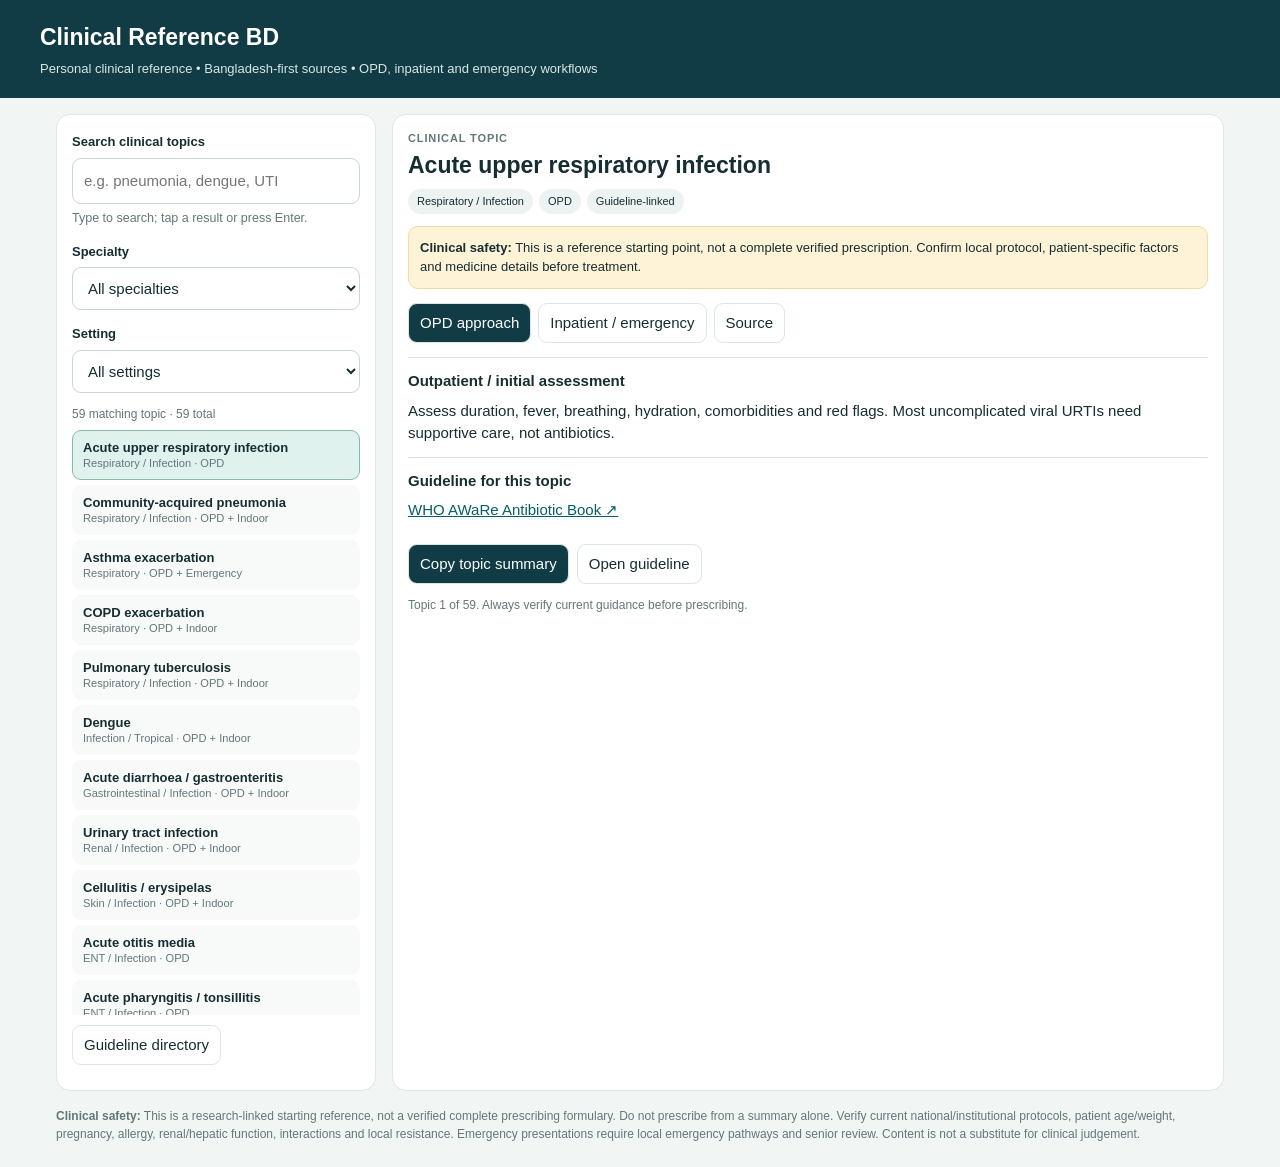
<file: index.html>
<!doctype html><html lang="en"><head><meta charset="utf-8"><meta name="viewport" content="width=device-width,initial-scale=1"><meta name="theme-color" content="#123c45"><title>MEDx — Clinical Reference BD</title>
<link rel="stylesheet" href="./style.css"></head><body>
<header><h1>Clinical Reference BD</h1><p>Personal clinical reference • Bangladesh-first sources • OPD, inpatient and emergency workflows</p></header>
<div class="wrap"><aside class="panel controls"><label for="search">Search clinical topics</label><input id="search" type="search" autocomplete="off" enterkeyhint="search" placeholder="e.g. pneumonia, dengue, UTI"><small style="display:block;color:var(--muted);margin:-7px 0 12px">Type to search; tap a result or press Enter.</small><label for="spec">Specialty</label><select id="spec"><option value="">All specialties</option></select><label for="setting">Setting</label><select id="setting"><option value="">All settings</option><option>OPD</option><option>OPD + Indoor</option><option>OPD + Emergency</option><option>Emergency</option><option>Emergency + Indoor</option><option>OPD + Indoor</option></select><div class="count" id="count"></div><div class="list" id="list"></div><div class="toolbar"><button class="action" id="allSources">Guideline directory</button></div></aside>
<section class="content" id="content" aria-live="polite"></section></div>
<div class="footer"><b>Clinical safety:</b> This is a research-linked starting reference, not a verified complete prescribing formulary. Do not prescribe from a summary alone. Verify current national/institutional protocols, patient age/weight, pregnancy, allergy, renal/hepatic function, interactions and local resistance. Emergency presentations require local emergency pathways and senior review. Content is not a substitute for clinical judgement.</div>
<script src="./app.js" defer></script></body></html>
</file>
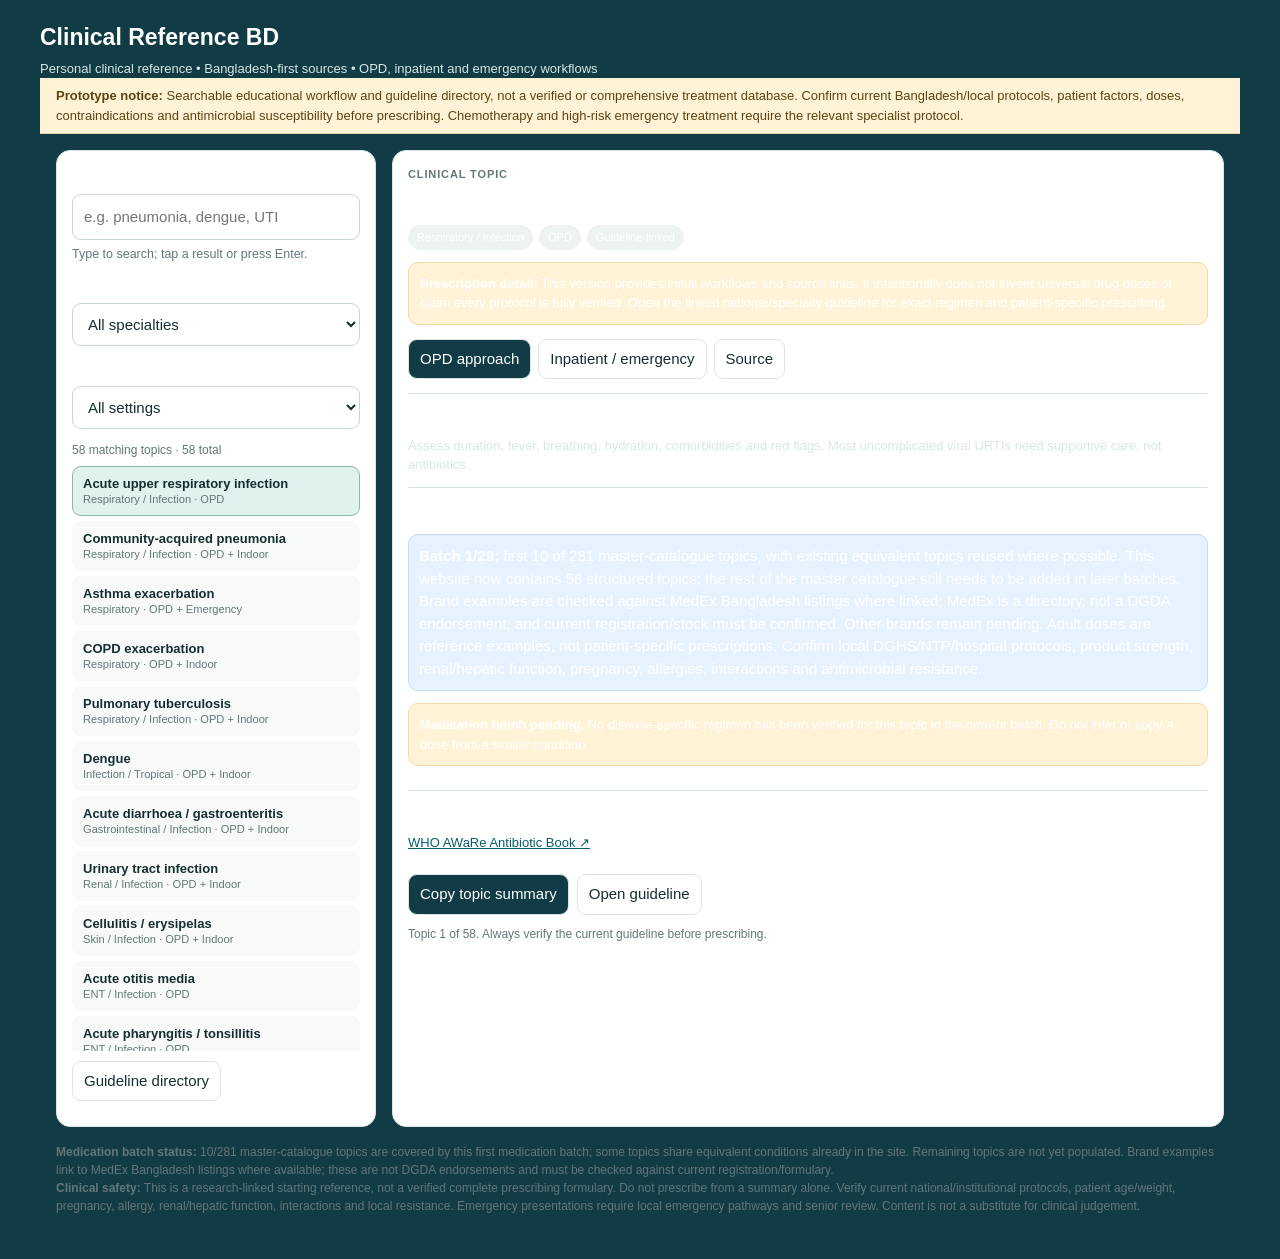
<file: Index.html>
<!doctype html><html lang="en"><head><meta charset="utf-8"><meta name="viewport" content="width=device-width,initial-scale=1"><meta name="theme-color" content="#123c45"><title>MEDx Clinical Reference BD — medication batch 1</title>
<style>
:root{--ink:#162d32;--muted:#63777a;--bg:#f1f6f5;--panel:#fff;--line:#dce7e5;--teal:#123c45;--pale:#e0f2ed;--amber:#fff3d7;--red:#8b2525}
*{box-sizing:border-box}body{margin:0;background:var(--bg);color:var(--ink);font:15px/1.5 -apple-system,BlinkMacSystemFont,"Segoe UI",sans-serif}header{background:var(--teal);color:white;padding:20px max(16px,calc((100vw - 1200px)/2))}header h1{margin:0;font-size:23px}header p{margin:4px 0 0;color:#d7e7e5;font-size:13px}.wrap{max-width:1200px;margin:auto;padding:16px;display:grid;grid-template-columns:320px 1fr;gap:16px}.panel,.content{background:var(--panel);border:1px solid var(--line);border-radius:14px;padding:15px}.controls label{font-weight:700;font-size:13px}input,select{display:block;width:100%;padding:11px;border:1px solid #c7d7d5;border-radius:9px;margin:5px 0 12px;font:inherit;background:white;color:var(--ink)}.list{display:flex;flex-direction:column;gap:5px;max-height:65vh;overflow:auto}.item{cursor:pointer;text-align:left;background:#f7faf9;border:1px solid transparent;border-radius:9px;padding:9px 10px;color:var(--ink)}.item.active,.item:hover{background:var(--pale);border-color:#8bb7ad}.item strong{display:block;font-size:13px}.item small{color:var(--muted)}.count{font-size:12px;color:var(--muted);margin-bottom:7px}.kicker{font-size:11px;letter-spacing:.08em;text-transform:uppercase;color:var(--muted);font-weight:800}.content h2{margin:4px 0;font-size:23px;line-height:1.25}.meta{display:flex;flex-wrap:wrap;gap:6px;margin:10px 0}.tag{font-size:11px;background:#edf3f2;border-radius:20px;padding:4px 9px}.notice{background:var(--amber);border:1px solid #efdba6;border-radius:10px;padding:11px;font-size:13px;margin:12px 0}.tabs{display:flex;gap:7px;flex-wrap:wrap;margin:14px 0}.tab,button.action{border:1px solid var(--line);background:white;border-radius:9px;padding:8px 11px;cursor:pointer;color:var(--ink);font:inherit}.tab.active,button.action.primary{background:var(--teal);color:white}.section{padding:12px 0;border-top:1px solid var(--line)}.section h3{font-size:15px;margin:0 0 7px}.section p{margin:0}.source a,.sources a{color:#075e68;overflow-wrap:anywhere}.sources{display:grid;grid-template-columns:1fr 1fr;gap:9px}.sourcecard{border:1px solid var(--line);border-radius:10px;padding:11px}.sourcecard a{font-weight:700}.sourcecard small{display:block;color:var(--muted);margin-top:4px}.hidden{display:none}.footer{max-width:1200px;margin:auto;padding:0 16px 24px;color:var(--muted);font-size:12px}.toolbar{display:flex;gap:8px;flex-wrap:wrap;margin:10px 0}.empty{padding:35px;text-align:center;color:var(--muted)}@media(max-width:760px){.wrap{grid-template-columns:1fr;padding:9px}.panel,.content{padding:12px}.list{max-height:230px}.sources{grid-template-columns:1fr}header{padding:17px}.content h2{font-size:21px}}
.medcard{border:1px solid var(--line);border-radius:11px;padding:12px;margin:10px 0;background:#fbfdfc}.medtitle{font-weight:800;font-size:15px;margin-bottom:9px;color:var(--teal)}.medgrid{display:grid;grid-template-columns:repeat(2,minmax(0,1fr));gap:9px}.medgrid>div{background:#f1f6f5;border-radius:8px;padding:8px;font-size:13px;overflow-wrap:anywhere}.medgrid b{font-size:11px;color:var(--muted);text-transform:uppercase;letter-spacing:.03em}.medcaution{font-size:13px;margin:10px 0}.batchnote{background:#e7f2ff;border:1px solid #c5dbf7;border-radius:10px;padding:10px;margin:12px 0}@media(max-width:520px){.medgrid{grid-template-columns:1fr}}</style></head><body>
<header><h1>Clinical Reference BD</h1><p>Personal clinical reference • Bangladesh-first sources • OPD, inpatient and emergency workflows</p><div class="version-note" role="note" style="max-width:1200px;margin:0 auto;padding:8px 16px;background:#fff3d7;color:#5d4310;font-size:13px;border-bottom:1px solid #e8d7a8"><strong>Prototype notice:</strong> Searchable educational workflow and guideline directory, not a verified or comprehensive treatment database. Confirm current Bangladesh/local protocols, patient factors, doses, contraindications and antimicrobial susceptibility before prescribing. Chemotherapy and high-risk emergency treatment require the relevant specialist protocol.</div>
<div class="wrap"><aside class="panel controls"><label for="search">Search clinical topics</label><input id="search" type="search" autocomplete="off" enterkeyhint="search" placeholder="e.g. pneumonia, dengue, UTI"><small style="display:block;color:var(--muted);margin:-7px 0 12px">Type to search; tap a result or press Enter.</small><label for="spec">Specialty</label><select id="spec"><option value="">All specialties</option></select><label for="setting">Setting</label><select id="setting"><option value="">All settings</option><option>OPD</option><option>OPD + Indoor</option><option>OPD + Emergency</option><option>Emergency</option><option>Emergency + Indoor</option><option>OPD + Indoor</option></select><div class="count" id="count"></div><div class="list" id="list"></div><div class="toolbar"><button class="action" id="allSources">Guideline directory</button></div></aside>
<section class="content" id="content" aria-live="polite"></section></div>
<div class="footer"><b>Medication batch status:</b> 10/281 master-catalogue topics are covered by this first medication batch; some topics share equivalent conditions already in the site. Remaining topics are not yet populated. Brand examples link to MedEx Bangladesh listings where available; these are not DGDA endorsements and must be checked against current registration/formulary. <br><b>Clinical safety:</b> This is a research-linked starting reference, not a verified complete prescribing formulary. Do not prescribe from a summary alone. Verify current national/institutional protocols, patient age/weight, pregnancy, allergy, renal/hepatic function, interactions and local resistance. Emergency presentations require local emergency pathways and senior review. Content is not a substitute for clinical judgement.</div>
<script>
const DB={"conditions":[{"id":"c1","name":"Acute upper respiratory infection","specialty":"Respiratory / Infection","setting":"OPD","opd":"Assess duration, fever, breathing, hydration, comorbidities and red flags. Most uncomplicated viral URTIs need supportive care, not antibiotics.","indoor":"Admit/escalate for respiratory distress, hypoxaemia, sepsis, inability to maintain hydration, or high-risk deterioration.","source_name":"WHO AWaRe Antibiotic Book","source_url":"https://www.who.int/publications/i/item/9789240062382"},{"id":"c2","name":"Community-acquired pneumonia","specialty":"Respiratory / Infection","setting":"OPD + Indoor","opd":"Assess vitals, SpO₂, severity, comorbidities and oral intake. Use local CAP guidance for tests, antibiotic selection and duration; give explicit return precautions.","indoor":"Assess oxygenation/sepsis, investigate as appropriate, start empiric treatment per local protocol and review cultures/response for de-escalation.","source_name":"WHO AWaRe Antibiotic Book","source_url":"https://www.who.int/publications/i/item/9789240062382"},{"id":"c3","name":"Asthma exacerbation","specialty":"Respiratory","setting":"OPD + Emergency","opd":"Assess speech, work of breathing, RR, pulse, SpO₂ and peak flow if available. Treat per current asthma guideline, reassess response, review inhaler technique and controller plan.","indoor":"Escalate immediately for exhaustion, altered consciousness, silent chest, cyanosis or deteriorating oxygenation; monitor and follow the local acute asthma pathway.","source_name":"GINA Strategy Reports","source_url":"https://ginasthma.org/reports/"},{"id":"c4","name":"COPD exacerbation","specialty":"Respiratory","setting":"OPD + Indoor","opd":"Assess respiratory distress, SpO₂, baseline status and mimics. Use guideline-based bronchodilator/steroid/antibiotic decisions; antibiotics are not automatic for every exacerbation.","indoor":"Check blood gas if respiratory failure suspected; use controlled oxygen when indicated, monitor for hypercapnia/acidosis and assess need for ventilatory support.","source_name":"GOLD Reports","source_url":"https://goldcopd.org/"},{"id":"c5","name":"Pulmonary tuberculosis","specialty":"Respiratory / Infection","setting":"OPD + Indoor","opd":"Follow national TB diagnostic algorithm; assess cough, haemoptysis, weight loss, fever, contact history and infection-control needs. Do not start an ad hoc regimen.","indoor":"Assess severity, complications and infectiousness; use national TB programme pathways, microbiology/drug-susceptibility results and treatment support.","source_name":"Bangladesh National TB Programme / WHO","source_url":"https://www.who.int/teams/global-tuberculosis-programme"},{"id":"c6","name":"Dengue","specialty":"Infection / Tropical","setting":"OPD + Indoor","opd":"Assess illness day, warning signs, hydration, perfusion, urine output and comorbidities. Give return precautions and arrange illness-day-appropriate follow-up; avoid medicines that increase bleeding risk.","indoor":"Admit/escalate for shock, significant bleeding, respiratory distress/fluid accumulation or severe organ involvement. Titrate fluids to physiology with repeated reassessment.","source_name":"WHO dengue guidance","source_url":"https://www.who.int/news-room/fact-sheets/detail/dengue-and-severe-dengue"},{"id":"c7","name":"Acute diarrhoea / gastroenteritis","specialty":"Gastrointestinal / Infection","setting":"OPD + Indoor","opd":"Assess dehydration, blood in stool, fever, pain, duration and risk factors. Prioritize oral rehydration and nutrition; avoid routine antibiotics when not indicated.","indoor":"Protocolized rehydration; monitor perfusion, urine output and electrolytes when indicated; investigate severe, bloody, persistent or high-risk presentations.","source_name":"WHO diarrhoeal disease","source_url":"https://www.who.int/news-room/fact-sheets/detail/diarrhoeal-disease"},{"id":"c8","name":"Urinary tract infection","specialty":"Renal / Infection","setting":"OPD + Indoor","opd":"Distinguish lower UTI from pyelonephritis, pregnancy, obstruction and complicated infection. Culture when indicated and choose treatment using local susceptibility guidance.","indoor":"Assess sepsis, obstruction, AKI and inability to take oral therapy; culture when feasible, start empiric treatment based on severity/local antibiogram and narrow to results.","source_name":"WHO AWaRe Antibiotic Book","source_url":"https://www.who.int/publications/i/item/9789240062382"},{"id":"c9","name":"Cellulitis / erysipelas","specialty":"Skin / Infection","setting":"OPD + Indoor","opd":"Assess spread, systemic symptoms, abscess, diabetes and immune status. Choose antibiotic per local guidance and review if worsening or not improving.","indoor":"Rapid progression, pain out of proportion, bullae, necrosis or systemic toxicity require urgent senior/surgical assessment; treat severe infection via local protocol.","source_name":"Bangladesh STG on antibiotic use","source_url":"https://amr.cdc.gov.bd/wp-content/uploads/2018/10/STG-guideline-for-antimicrobial-use-version-1.0-date-1-december21.pdf"},{"id":"c10","name":"Acute otitis media","specialty":"ENT / Infection","setting":"OPD","opd":"Assess otoscopy, severity, duration, age, complications and allergy. Analgesia and observation may be appropriate in selected patients; use current local antibiotic guidance.","indoor":"Escalate for mastoiditis, facial palsy, meningism, severe systemic illness or complications; select inpatient therapy with ENT/microbiology input.","source_name":"WHO AWaRe Antibiotic Book","source_url":"https://www.who.int/publications/i/item/9789240062382"},{"id":"c11","name":"Acute pharyngitis / tonsillitis","specialty":"ENT / Infection","setting":"OPD","opd":"Assess airway, hydration, abscess signs and likelihood of streptococcal disease; avoid antibiotics for clearly viral illness and follow local testing/treatment guidance.","indoor":"Admit/escalate for airway compromise, peritonsillar/deep-neck infection, inability to swallow fluids, sepsis or serious complications.","source_name":"WHO AWaRe Antibiotic Book","source_url":"https://www.who.int/publications/i/item/9789240062382"},{"id":"c12","name":"Acute sinusitis","specialty":"ENT / Infection","setting":"OPD","opd":"Assess duration, severe symptoms, unilateral findings and orbital/neurological red flags. Many cases are viral; use local criteria for antibiotic consideration.","indoor":"Urgent hospital/ENT review for orbital swelling, visual change, severe frontal headache, meningism, focal neurological signs or sepsis.","source_name":"WHO AWaRe Antibiotic Book","source_url":"https://www.who.int/publications/i/item/9789240062382"},{"id":"c13","name":"Acute meningitis","specialty":"Neurology / Infection / Emergency","setting":"Emergency","opd":"Suspected meningitis is not routine OPD care: arrange emergency transfer/admission immediately. Do not wait for the full classic symptom pattern.","indoor":"Stabilize ABCs; obtain cultures and perform LP only when safe and without delaying time-critical treatment. Start empiric therapy promptly per current age-specific local protocol.","source_name":"WHO meningitis guideline (2025)","source_url":"https://www.who.int/publications/i/item/9789240108042"},{"id":"c14","name":"Sepsis","specialty":"Emergency / Multisystem","setting":"Emergency + Indoor","opd":"If suspected with instability, altered mental status, poor perfusion or respiratory distress, arrange emergency assessment. Screening scores do not replace clinical judgment.","indoor":"Immediate ABC assessment, monitoring, IV access, urgent senior review, appropriate cultures/lactate without delaying time-critical antimicrobials, source control and repeated reassessment.","source_name":"Surviving Sepsis Campaign","source_url":"https://www.sccm.org/SurvivingSepsisCampaign/Guidelines/Adult-Patients"},{"id":"c15","name":"Acute coronary syndrome","specialty":"Cardiovascular / Emergency","setting":"Emergency + Indoor","opd":"Suspected ACS is not routine OPD treatment. Arrange emergency assessment; obtain ECG promptly if available without delaying transfer.","indoor":"Activate local ACS pathway; serial ECG/troponin, risk assessment, antithrombotic and reperfusion decisions per current protocol and contraindications.","source_name":"NICE Acute Coronary Syndromes","source_url":"https://www.nice.org.uk/guidance/ng185"},{"id":"c16","name":"Heart failure exacerbation","specialty":"Cardiovascular","setting":"OPD + Indoor","opd":"Assess dyspnoea, orthopnoea, oedema, weight change, vitals, SpO₂, medication adherence and precipitating factors. Unstable patients need emergency assessment.","indoor":"Monitor oxygenation, renal function, electrolytes and fluid status; treat precipitant and congestion per current guideline; escalate for shock, severe hypoxaemia or arrhythmia.","source_name":"ESC Clinical Practice Guidelines","source_url":"https://www.escardio.org/Guidelines/Clinical-Practice-Guidelines"},{"id":"c17","name":"Hypertension","specialty":"Cardiovascular","setting":"OPD + Emergency","opd":"Confirm BP with correct technique/repeat measurement; assess risk, adherence, medicines and target-organ disease. Use national guideline for individualized long-term therapy.","indoor":"Severe BP with acute target-organ injury is an emergency. Avoid precipitous reduction unless the specific emergency protocol indicates it.","source_name":"WHO hypertension guideline","source_url":"https://www.who.int/publications/i/item/9789240033986"},{"id":"c18","name":"Type 2 diabetes","specialty":"Endocrine / Metabolic","setting":"OPD + Indoor","opd":"Confirm diagnosis; assess HbA1c/glucose, BP, lipids, renal function and complications. Individualize lifestyle and medication plan for comorbidity, affordability and hypoglycaemia risk.","indoor":"Assess DKA/HHS, infection, dehydration, altered mental status and hypoglycaemia. Use a monitored inpatient protocol and make a safe medication/discharge plan.","source_name":"DGHS Bangladesh publications","source_url":"https://dghs.gov.bd/pages/publications"},{"id":"c19","name":"Hypoglycaemia","specialty":"Endocrine / Emergency","setting":"Emergency + Indoor","opd":"Check glucose immediately in symptomatic or altered patients; identify insulin/sulfonylurea use, missed meals and precipitating illness. Treat promptly per protocol and recheck.","indoor":"If consciousness impaired, treat via emergency protocol and protect airway; monitor recurrence, review medication/renal function and investigate prolonged or recurrent episodes.","source_name":"WHO / local emergency protocol","source_url":"https://www.who.int/health-topics/diabetes"},{"id":"c20","name":"Diabetic ketoacidosis / hyperosmolar state","specialty":"Endocrine / Emergency","setting":"Emergency + Indoor","opd":"Suspected DKA/HHS requires urgent hospital assessment, not routine OPD treatment. Check glucose, ketones, electrolytes, renal function and acid-base status.","indoor":"Use a monitored institutional protocol for fluids, insulin, potassium and precipitant treatment; serially reassess glucose, electrolytes, osmolality/ketones and mental status.","source_name":"NICE guidance library","source_url":"https://www.nice.org.uk/guidance/published?ngt=NICE+guidelines"},{"id":"c21","name":"Acute kidney injury","specialty":"Renal","setting":"OPD + Indoor","opd":"Assess baseline/current creatinine, urine output, volume status, BP, infection/obstruction and nephrotoxic medicines. Urgent evaluation for oliguria, severe AKI or suspected complications.","indoor":"Check potassium/acid-base status, fluid status and obstruction; adjust medicines and seek urgent renal support for refractory complications or fluid overload.","source_name":"NICE AKI guideline","source_url":"https://www.nice.org.uk/guidance/ng148"},{"id":"c22","name":"Chronic kidney disease","specialty":"Renal","setting":"OPD + Indoor","opd":"Confirm chronicity; stage with eGFR and albuminuria; assess BP, diabetes, medicines, anaemia and cardiovascular risk. Review renal dosing and follow-up interval.","indoor":"Admit for acute complications such as pulmonary oedema, dangerous electrolyte disturbance, severe acidosis or uraemic complications; coordinate nephrology care.","source_name":"KDIGO Guidelines","source_url":"https://kdigo.org/guidelines/"},{"id":"c23","name":"Anaemia","specialty":"Haematology","setting":"OPD + Indoor","opd":"Assess symptoms, bleeding, pregnancy, diet and chronic disease. Use CBC indices and targeted investigations; do not prescribe iron for every low Hb without considering cause.","indoor":"Stabilize significant bleeding/instability. Transfusion decisions depend on symptoms, haemodynamics, comorbidity and current guidance—not Hb alone.","source_name":"WHO anaemia information","source_url":"https://www.who.int/health-topics/anaemia"},{"id":"c24","name":"Upper GI bleeding","specialty":"Gastrointestinal / Emergency","setting":"Emergency + Indoor","opd":"Haematemesis, melaena, syncope or shock needs emergency referral, not routine OPD care. Assess haemodynamics, medicines and bleeding risk.","indoor":"Resuscitate and risk-stratify; arrange urgent endoscopy and cause-specific treatment per institutional GI-bleed pathway; review antithrombotic medicines.","source_name":"NICE guidance library","source_url":"https://www.nice.org.uk/guidance/published?ngt=NICE+guidelines"},{"id":"c25","name":"Dyspepsia / peptic ulcer disease","specialty":"Gastrointestinal","setting":"OPD + Indoor","opd":"Screen for bleeding, dysphagia, persistent vomiting, weight loss, anaemia and NSAID use. Consider H. pylori testing or acid suppression per local guidance.","indoor":"Bleeding, suspected perforation or obstruction requires emergency hospital management, stabilization and specialist pathway.","source_name":"ACG Clinical Guidelines","source_url":"https://gi.org/clinical-guidelines/"},{"id":"c26","name":"Acute appendicitis","specialty":"General Surgery / Emergency","setting":"Emergency + Indoor","opd":"Suspected appendicitis requires timely surgical assessment; assess pain progression, peritonism, fever and pregnancy differential. Avoid delaying referral for nonessential tests.","indoor":"NPO as appropriate, analgesia/fluids, labs/imaging according to pathway, surgical review and antibiotics when indicated by local perioperative protocol.","source_name":"WSES Guidelines","source_url":"https://www.wses.org.uk/guidelines/"},{"id":"c27","name":"Acute cholecystitis","specialty":"General Surgery / Gastrointestinal","setting":"Emergency + Indoor","opd":"Assess RUQ pain, fever, jaundice, sepsis and pancreatitis/cholangitis differentials. Arrange timely hospital assessment and imaging.","indoor":"Supportive care, antibiotics when indicated and early surgical review per current local pathway; urgent escalation for cholangitis, sepsis or organ dysfunction.","source_name":"WSES Guidelines","source_url":"https://www.wses.org.uk/guidelines/"},{"id":"c28","name":"Acute pancreatitis","specialty":"Gastrointestinal / Emergency","setting":"Emergency + Indoor","opd":"Suspected acute pancreatitis requires hospital assessment; assess pain, vomiting, dehydration and cause (gallstones, alcohol, medicines, triglycerides).","indoor":"Monitor severity and organ failure; provide protocolized fluids/analgesia/nutrition, investigate cause and avoid routine prophylactic antibiotics without indication.","source_name":"ACG Clinical Guidelines","source_url":"https://gi.org/clinical-guidelines/"},{"id":"c29","name":"Stroke (suspected)","specialty":"Neurology / Emergency","setting":"Emergency + Indoor","opd":"Sudden focal neurological deficit is time-critical: note last-known-well and activate emergency stroke transfer. Check glucose; do not delay referral.","indoor":"Urgent brain imaging and stroke-team assessment; reperfusion eligibility and BP/antithrombotic decisions must follow current stroke protocol.","source_name":"AHA/ASA Guidelines","source_url":"https://www.ahajournals.org/journal/str"},{"id":"c30","name":"Seizure / status epilepticus","specialty":"Neurology / Emergency","setting":"Emergency + Indoor","opd":"Protect from injury, time the seizure, check glucose and airway/breathing. First seizure, prolonged seizure, repeated seizures without recovery or pregnancy needs emergency care.","indoor":"Status epilepticus is an emergency: follow institutional seizure algorithm, secure airway/monitoring, treat reversible causes and investigate precipitant.","source_name":"NICE epilepsy guidance","source_url":"https://www.nice.org.uk/guidance/ng217"},{"id":"c31","name":"Anaphylaxis","specialty":"Emergency / Allergy","setting":"Emergency","opd":"Recognize sudden airway/breathing/circulatory compromise after likely trigger; do not wait for skin signs. Activate emergency response.","indoor":"Immediate intramuscular adrenaline/epinephrine and ABC support according to local protocol; monitor, prepare for escalation and arrange observation/follow-up.","source_name":"Resuscitation Council UK guidance","source_url":"https://www.resus.org.uk/library/additional-guidance/guidance-anaphylaxis"},{"id":"c32","name":"Acute asthma in children","specialty":"Paediatrics / Respiratory","setting":"OPD + Emergency","opd":"Assess age-appropriate work of breathing, speech/feeding, SpO₂, hydration and prior severe attacks. Follow current paediatric asthma pathway.","indoor":"Urgent escalation for exhaustion, cyanosis, altered consciousness, silent chest or poor response; use age/weight-specific protocol and reassess frequently.","source_name":"GINA Strategy Reports","source_url":"https://ginasthma.org/reports/"},{"id":"c33","name":"Childhood pneumonia","specialty":"Paediatrics / Infection","setting":"OPD + Indoor","opd":"Assess age, respiratory rate/work, SpO₂, feeding, hydration, danger signs and malnutrition. Use current Bangladesh/WHO age-specific algorithm.","indoor":"Admit for danger signs, hypoxaemia, severe respiratory distress, inability to feed or complications; choose treatment by age, severity and current guideline.","source_name":"WHO child pneumonia/diarrhoea guidance","source_url":"https://www.who.int/health-topics/pneumonia"},{"id":"c34","name":"Otitis externa","specialty":"ENT","setting":"OPD","opd":"Assess ear canal, pain, discharge, diabetes/immunosuppression and tympanic membrane when visible. Avoid unneeded systemic antibiotics; choose local treatment per guideline.","indoor":"Urgent specialist review for systemic illness, spread, cranial neuropathy, severe pain in high-risk patient or suspected invasive disease.","source_name":"NICE guidance library","source_url":"https://www.nice.org.uk/guidance/published?ngt=NICE+guidelines"},{"id":"c35","name":"Scabies","specialty":"Dermatology / Infection","setting":"OPD","opd":"Look for typical itch/distribution and household clustering; consider mimics. Treat patient and close contacts simultaneously using locally available guideline-recommended therapy; provide laundering/contact advice.","indoor":"Consider admission/specialist input for crusted scabies, severe secondary infection, immunocompromise or outbreak-control needs.","source_name":"WHO scabies information","source_url":"https://www.who.int/news-room/fact-sheets/detail/scabies"},{"id":"c36","name":"Eczema / atopic dermatitis","specialty":"Dermatology","setting":"OPD","opd":"Assess severity, infection, triggers, sleep impact and prior treatment. Use emollients and site/severity-appropriate anti-inflammatory therapy per current guideline.","indoor":"Escalate for widespread severe disease, eczema herpeticum, systemic infection or failure of appropriate treatment; refer when diagnosis is uncertain or severe/refractory.","source_name":"NICE guidance library","source_url":"https://www.nice.org.uk/guidance/published?ngt=NICE+guidelines"},{"id":"c37","name":"Osteoarthritis","specialty":"Musculoskeletal / Orthopaedics","setting":"OPD","opd":"Assess pain/function, red flags, trauma, inflammatory features and alternative diagnoses. Prioritize education, exercise/physiotherapy and weight management where relevant.","indoor":"Urgent evaluation for hot swollen joint with fever, acute inability to bear weight after injury, neurovascular compromise or suspected fracture/infection.","source_name":"NICE osteoarthritis guidance","source_url":"https://www.nice.org.uk/guidance/ng226"},{"id":"c38","name":"Low back pain","specialty":"Musculoskeletal / Orthopaedics","setting":"OPD + Emergency","opd":"Screen for cauda equina, progressive neurological deficit, cancer/infection/fracture risks and systemic illness. Encourage appropriate activity when no red flags.","indoor":"Emergency MRI/specialist assessment for suspected cauda equina or serious pathology; treat cause-specific disease and avoid routine imaging in uncomplicated cases.","source_name":"NICE low back pain/sciatica","source_url":"https://www.nice.org.uk/guidance/ng59"},{"id":"c39","name":"Fracture / acute limb injury","specialty":"Emergency / Orthopaedics","setting":"Emergency + Indoor","opd":"Assess mechanism, open wound, deformity, skin, distal pulses, capillary refill, sensation and motor function; document neurovascular status before/after splinting.","indoor":"Open fracture, compartment syndrome, vascular compromise, dislocation or threatened skin needs urgent orthopaedic care; analgesia, immobilization, imaging and antibiotics/tetanus per trauma protocol.","source_name":"NICE trauma guidance","source_url":"https://www.nice.org.uk/guidance/published?ngt=NICE+guidelines"},{"id":"c40","name":"Deep vein thrombosis / pulmonary embolism","specialty":"Vascular / Emergency","setting":"OPD + Emergency","opd":"Assess clinical probability and red flags; use validated pathway for D-dimer/imaging rather than symptoms alone. Suspected PE with instability is an emergency.","indoor":"Urgent imaging/anticoagulation decisions per protocol, considering bleeding risk, renal function, pregnancy and haemodynamic status.","source_name":"NICE venous thromboembolic diseases","source_url":"https://www.nice.org.uk/guidance/ng158"},{"id":"c41","name":"Pregnancy with vaginal bleeding","specialty":"Obstetrics / Emergency","setting":"Emergency + Indoor","opd":"Assess gestational age, pain, bleeding amount, syncope and haemodynamic stability; urgent referral if pregnancy-related bleeding is significant or ectopic pregnancy possible.","indoor":"Stabilize ABCs, determine pregnancy location/viability and manage ectopic/miscarriage/late-pregnancy bleeding using obstetric emergency protocol.","source_name":"NICE ectopic pregnancy and miscarriage","source_url":"https://www.nice.org.uk/guidance/ng126"},{"id":"c42","name":"Pre-eclampsia / eclampsia","specialty":"Obstetrics / Emergency","setting":"Emergency + Indoor","opd":"Pregnancy/postpartum hypertension with headache, visual symptoms, epigastric pain or seizure is an emergency; arrange immediate obstetric assessment.","indoor":"Maternal stabilization, seizure/BP management, labs and fetal assessment according to obstetric protocol; definitive timing of delivery is specialist-led.","source_name":"WHO maternal health guidance","source_url":"https://www.who.int/health-topics/maternal-health"},{"id":"c43","name":"Postpartum haemorrhage","specialty":"Obstetrics / Emergency","setting":"Emergency + Indoor","opd":"Heavy bleeding after birth is an emergency. Call for help, assess ABCs, uterine tone, placenta, trauma and shock.","indoor":"Activate PPH protocol immediately: resuscitation, uterine massage/uterotonics and cause-specific interventions; monitor blood loss/coagulation and escalate to surgery/transfusion when indicated.","source_name":"WHO postpartum haemorrhage guidance","source_url":"https://www.who.int/health-topics/maternal-health"},{"id":"c44","name":"Acute urinary retention","specialty":"Urology / Emergency","setting":"Emergency + Indoor","opd":"Assess painful inability to void, bladder distension, medications, neurological symptoms, infection and renal impairment.","indoor":"Urgent decompression and monitoring per local protocol; assess urethral injury/stricture risk, renal function and cause; urgent urology review if catheterization fails or red flags exist.","source_name":"NICE guidance library","source_url":"https://www.nice.org.uk/guidance/published?ngt=NICE+guidelines"},{"id":"c45","name":"Acute bacterial prostatitis","specialty":"Urology / Infection","setting":"OPD + Indoor","opd":"Assess fever, pelvic/perineal pain, urinary symptoms, retention and sepsis. Avoid prostatic massage in suspected acute bacterial prostatitis.","indoor":"Admit for sepsis, retention, inability to take oral therapy or severe illness; culture and treat according to local resistance guidance, with urology input if complications.","source_name":"WHO AWaRe Antibiotic Book","source_url":"https://www.who.int/publications/i/item/9789240062382"},{"id":"c46","name":"Conjunctivitis","specialty":"Ophthalmology","setting":"OPD","opd":"Assess vision, pain, photophobia, corneal involvement, contact lens use and neonatal status. Red eye with pain or reduced vision is not routine conjunctivitis.","indoor":"Urgent ophthalmology review for visual loss, severe pain, corneal opacity, chemical injury, trauma or neonatal conjunctivitis.","source_name":"NICE guidance library","source_url":"https://www.nice.org.uk/guidance/published?ngt=NICE+guidelines"},{"id":"c47","name":"Acute angle-closure glaucoma","specialty":"Ophthalmology / Emergency","setting":"Emergency","opd":"Severe painful red eye, blurred vision/haloes, headache, nausea or a fixed mid-dilated pupil requires immediate emergency ophthalmology referral.","indoor":"Urgent pressure-lowering treatment and definitive ophthalmic intervention per specialist protocol; do not delay transfer.","source_name":"NICE guidance library","source_url":"https://www.nice.org.uk/guidance/published?ngt=NICE+guidelines"},{"id":"c48","name":"Iron deficiency anaemia","specialty":"Haematology","setting":"OPD + Indoor","opd":"Confirm iron deficiency and investigate the cause (menstrual/GI blood loss, diet, pregnancy, malabsorption) rather than treating Hb alone.","indoor":"Urgent stabilization for significant bleeding/instability; transfusion is not routine for stable iron deficiency. Arrange cause-specific treatment and follow-up response.","source_name":"WHO anaemia information","source_url":"https://www.who.int/health-topics/anaemia"},{"id":"c49","name":"Fever of unknown source / acute fever","specialty":"Infection / General","setting":"OPD + Indoor","opd":"Assess duration, travel/exposure, local epidemiology, vital signs, danger signs, pregnancy and immunocompromise; avoid indiscriminate antibiotics.","indoor":"Admit/escalate for instability, altered consciousness, respiratory distress, severe dehydration, bleeding or organ dysfunction; test based on history and local epidemiology.","source_name":"Bangladesh STG on antibiotic use","source_url":"https://amr.cdc.gov.bd/wp-content/uploads/2018/10/STG-guideline-for-antimicrobial-use-version-1.0-date-1-december21.pdf"},{"id":"m1","name":"UTI (uncomplicated cystitis)","specialty":"Infection / Urology","setting":"OPD","opd":"Confirm lower-tract symptoms and exclude fever, flank pain, pregnancy, obstruction, catheter, male sex, renal impairment or systemic illness. Culture is important for atypical, recurrent, complicated or non-resolving infection. Local resistance patterns may change first choice.","indoor":"Fever, flank pain, sepsis, obstruction, pregnancy with systemic features or inability to take oral therapy requires assessment for pyelonephritis/complicated UTI and a local hospital antimicrobial pathway; nitrofurantoin is not appropriate for pyelonephritis.","source_name":"NICE: Lower UTI antimicrobial prescribing","source_url":"https://www.nice.org.uk/guidance/ng109/chapter/Recommendations"},{"id":"m3","name":"Asthma","specialty":"Respiratory","setting":"OPD + Emergency","opd":"Use an inhaled corticosteroid-containing strategy; check diagnosis, inhaler technique, adherence, triggers and exacerbation risk. Avoid SABA-only long-term treatment where guideline-directed ICS-containing treatment is available.","indoor":"Assess severity, oxygenation and response promptly. Severe/life-threatening attacks need emergency protocol, repeated inhaled bronchodilator, systemic corticosteroid and escalation/monitoring as indicated. Do not delay emergency care for a medication list.","source_name":"GINA 2025 Strategy Report","source_url":"https://ginasthma.org/wp-content/uploads/2025/07/GINA-2025-Strategy-Report_25_05_25-WMS-2.pdf"},{"id":"m4","name":"Type 2 diabetes mellitus","specialty":"Endocrine","setting":"OPD + Indoor","opd":"Choose glucose-lowering therapy based on glycaemia, cardiovascular disease, heart failure, CKD, weight, hypoglycaemia risk, pregnancy status, affordability and local availability. Cardiorenal-benefit agents may be indicated irrespective of metformin use.","indoor":"Acute illness, AKI, hypoxia, dehydration, fasting or surgery may require temporary medication adjustment. DKA/HHS, severe hypoglycaemia or inability to maintain hydration needs urgent protocol-based care. Do not initiate/continue metformin during significant acute kidney injury or severe hypoxia without reassessment.","source_name":"ADA Standards of Care in Diabetes—2026, Pharmacologic Approaches","source_url":"https://diabetesjournals.org/care/article/49/Supplement_1/S183/163934"},{"id":"m5","name":"Gastro-oesophageal reflux disease (GERD)","specialty":"Gastroenterology","setting":"OPD","opd":"For typical uncomplicated symptoms, consider a time-limited proton-pump inhibitor trial alongside lifestyle advice; reassess response and indication. Alarm features (dysphagia, GI bleeding, weight loss, persistent vomiting, anaemia) need prompt evaluation.","indoor":"Bleeding, suspected perforation, inability to swallow, severe chest pain or other alarm presentations require diagnostic assessment rather than empiric GERD treatment alone.","source_name":"NICE: Gastro-oesophageal reflux disease and dyspepsia in adults","source_url":"https://www.nice.org.uk/guidance/cg184"},{"id":"m6","name":"Ischaemic stroke","specialty":"Neurology / Emergency","setting":"Emergency","opd":"Suspected acute stroke is not an outpatient medication-start scenario. Activate emergency stroke pathway and record last-known-well time, glucose, vitals, anticoagulants and deficits.","indoor":"Urgent brain imaging is required before antithrombotic treatment. Thrombolysis/thrombectomy eligibility, BP targets, antiplatelet timing and anticoagulation depend on imaging, time window and specialist assessment; follow current stroke-unit protocol.","source_name":"AHA/ASA 2026 Early Management of Acute Ischaemic Stroke","source_url":"https://www.ahajournals.org/doi/10.1161/STR.0000000000000513"},{"id":"m7","name":"Major depressive disorder","specialty":"Mental health","setting":"OPD","opd":"Assess severity, bipolar symptoms, substance use, suicide/self-harm risk, pregnancy, interactions and patient preference. For mild illness, psychological interventions may be preferred; medication decisions should be shared and monitored.","indoor":"Urgent specialist/mental-health assessment for imminent self-harm risk, psychotic depression, mania, severe self-neglect or inability to maintain safety. Inpatient prescribing and monitoring should follow specialist plan.","source_name":"NICE: Depression in adults—treatment and management","source_url":"https://www.nice.org.uk/guidance/ng222/chapter/Recommendations"},{"id":"m8","name":"Acute kidney injury (AKI)","specialty":"Nephrology","setting":"Indoor","opd":"Suspected AKI requires prompt creatinine comparison, urine output, volume assessment, urinalysis and medication review. Identify and treat the cause; adjust renally cleared medicines.","indoor":"Review and withhold nephrotoxins/medicines that worsen the current physiology when appropriate; dose-adjust renally cleared drugs. Urgent nephrology/critical-care input for refractory hyperkalaemia, acidosis, pulmonary oedema, uraemic complications or rapidly progressive AKI. No universal drug reverses AKI.","source_name":"KDIGO: Acute Kidney Injury guideline","source_url":"https://kdigo.org/guidelines/acute-kidney-injury/"},{"id":"m9","name":"Iron-deficiency anaemia","specialty":"Haematology","setting":"OPD","opd":"Confirm iron deficiency and investigate the cause (menstrual/GI blood loss, diet, malabsorption, pregnancy or other causes). Choose oral iron based on elemental iron content, tolerance and local formulary; monitor haemoglobin response.","indoor":"Severe symptomatic anaemia, haemodynamic compromise, active bleeding or need for rapid correction requires hospital assessment. Transfusion is not routine for uncomplicated IDA; IV iron depends on indication and monitoring capability.","source_name":"AGA Clinical Practice Update: Management of Iron Deficiency Anemia (2024)","source_url":"https://gastro.org/clinical-guidance/management-of-iron-deficiency-anemia/"},{"id":"m10","name":"Rheumatoid arthritis","specialty":"Rheumatology","setting":"Specialist","opd":"Early rheumatology assessment and treat-to-target DMARD strategy are important. Screen for pregnancy, liver/renal disease, blood counts, hepatitis/TB risk and vaccination before immunosuppression. NSAIDs/steroids do not prevent joint damage.","indoor":"Septic arthritis must be considered urgently in a hot swollen joint, especially during immunosuppression. DMARD initiation/escalation and biologics require specialist assessment and laboratory/infection screening.","source_name":"American College of Rheumatology Guideline for Rheumatoid Arthritis","source_url":"https://pmc.ncbi.nlm.nih.gov/articles/9273041/"}],"sources":[{"name":"Bangladesh DGHS — Standard Treatment Guidelines on antibiotic use in common infectious diseases (2021)","url":"https://amr.cdc.gov.bd/wp-content/uploads/2018/10/STG-guideline-for-antimicrobial-use-version-1.0-date-1-december21.pdf","type":"Bangladesh official guideline"},{"name":"Bangladesh DGHS — AMR resources and STG listing","url":"https://dghs.gov.bd/pages/static-pages/6922de08933eb65569e17b27","type":"Bangladesh official source"},{"name":"Bangladesh DGHS — National publications (includes diabetes and hypertension guidelines)","url":"https://dghs.gov.bd/pages/publications","type":"Bangladesh official source"},{"name":"WHO AWaRe Antibiotic Book (choice, dose, route, duration for common infections)","url":"https://www.who.int/publications/i/item/9789240062382","type":"International guideline"},{"name":"WHO meningitis diagnosis, treatment and care guideline (2025)","url":"https://www.who.int/publications/i/item/9789240108042","type":"International guideline"},{"name":"GINA asthma strategy reports","url":"https://ginasthma.org/reports/","type":"Specialty guideline"},{"name":"GOLD COPD reports","url":"https://goldcopd.org/","type":"Specialty guideline"},{"name":"NICE guideline library","url":"https://www.nice.org.uk/guidance/published?ngt=NICE+guidelines","type":"Specialty guideline"},{"name":"NICE acute kidney injury (NG148)","url":"https://www.nice.org.uk/guidance/ng148","type":"Specialty guideline"},{"name":"NICE venous thromboembolic diseases (NG158)","url":"https://www.nice.org.uk/guidance/ng158","type":"Specialty guideline"},{"name":"Surviving Sepsis Campaign adult guidelines","url":"https://www.sccm.org/SurvivingSepsisCampaign/Guidelines/Adult-Patients","type":"Specialty guideline"},{"name":"ESC clinical practice guidelines","url":"https://www.escardio.org/Guidelines/Clinical-Practice-Guidelines","type":"Specialty guideline"},{"name":"KDIGO clinical practice guidelines","url":"https://kdigo.org/guidelines/","type":"Specialty guideline"},{"name":"ACG clinical guidelines","url":"https://gi.org/clinical-guidelines/","type":"Specialty guideline"},{"name":"WSES guidelines","url":"https://www.wses.org.uk/guidelines/","type":"Surgery guideline"},{"name":"WHO dengue and severe dengue","url":"https://www.who.int/news-room/fact-sheets/detail/dengue-and-severe-dengue","type":"International guideline"}]};const $=x=>document.getElementById(x);let active=DB.conditions[0].id,mode='opd';
const esc=s=>String(s).replace(/[&<>"']/g,c=>({'&':'&amp;','<':'&lt;','>':'&gt;','"':'&quot;',"'":'&#39;'}[c]));
[...new Set(DB.conditions.map(x=>x.specialty))].sort().forEach(s=>{let o=document.createElement('option');o.value=s;o.textContent=s;$('spec').append(o)});
function normalize(s){return String(s||'').toLowerCase().normalize('NFD').replace(/[\u0300-\u036f]/g,'').replace(/[^a-z0-9]+/g,' ').trim()}
const ALIASES={
 'community acquired pneumonia':'cap pneumonia chest infection', 'acute upper respiratory infection':'urti common cold viral cold',
 'pulmonary tuberculosis':'tb tuberculosis', 'urinary tract infection':'uti cystitis urine infection',
 'acute diarrhoea gastroenteritis':'diarrhea diarrhoea loose motion food poisoning', 'dengue':'dengue fever',
 'acute coronary syndrome':'acs heart attack myocardial infarction chest pain', 'type 2 diabetes mellitus':'diabetes dm hyperglycemia',
 'hypertension':'high blood pressure bp', 'acute kidney injury':'aki renal failure',
 'chronic kidney disease':'ckd renal disease', 'diabetic ketoacidosis':'dka ketoacidosis',
 'deep vein thrombosis pulmonary embolism':'dvt pe blood clot', 'postpartum haemorrhage':'pph postpartum hemorrhage',
 'pre eclampsia eclampsia':'preeclampsia eclampsia pregnancy hypertension', 'acute bacterial prostatitis':'prostatitis',
 'acute angle closure glaucoma':'glaucoma painful red eye', 'iron deficiency anaemia':'iron deficiency anemia ida',
 'community acquired pneumonia':'cap pneumonia chest infection', 'asthma exacerbation':'asthma wheeze',
 'chronic obstructive pulmonary disease exacerbation':'copd', 'acute otitis media':'ear infection',
 'pharyngitis tonsillitis':'sore throat tonsillitis', 'cellulitis erysipelas':'skin infection',
 'upper gastrointestinal bleed':'ugib haematemesis melena', 'acute urinary retention':'urine retention unable to urinate'
};
function getMatches(){let q=normalize($('search').value),sp=$('spec').value,st=$('setting').value;return DB.conditions.filter(c=>{let hay=normalize([c.name,c.specialty,c.setting,c.opd,c.indoor,ALIASES[c.name]||''].join(' '));return(!sp||c.specialty===sp)&&(!st||c.setting===st)&&(!q||hay.includes(q))})}
function chooseTopic(id){active=id;mode='opd';renderList();renderContent();if(window.matchMedia('(max-width:760px)').matches)$('content').scrollIntoView({behavior:'smooth',block:'start'})}

const MEDS={"m1":{"OPD":[{"generic":"Nitrofurantoin modified-release","brand":"Examples listed in MedEx BD: Euronit SR 100 mg; Nintoin SR 100 mg (confirm formulation and current availability)","dose":"100 mg","route":"Oral","frequency":"Twice daily","duration":"3 days","group":"Non-pregnant adult women with uncomplicated lower UTI; eGFR ≥45 mL/min/1.73 m²","cautions":"Do not use for pyelonephritis/systemic infection; review renal function, pregnancy, G6PD risk and prior culture/resistance. Men, pregnancy, recurrent/complicated infection require a different pathway.","source_name":"NICE NG109","source_url":"https://www.nice.org.uk/guidance/ng109/chapter/Recommendations","brand_url":"https://medex.com.bd/generics/814/nitrofurantoin/brand-names"}],"Indoor":[{"generic":"No universal inpatient regimen","brand":"Not applicable","dose":"Choose from local culture-guided pathway","route":"Oral/IV according to severity","frequency":"Protocol-dependent","duration":"Protocol-dependent","group":"Complicated UTI/pyelonephritis or systemic illness","cautions":"Obtain cultures when appropriate; use local antibiogram and renal-adjusted dosing. Nitrofurantoin is not suitable for renal parenchymal infection.","source_name":"NICE NG109","source_url":"https://www.nice.org.uk/guidance/ng109/chapter/Recommendations"}]},"m3":{"OPD":[{"generic":"Budesonide/formoterol (ICS-formoterol anti-inflammatory reliever; product-specific strength)","brand":"Examples listed in MedEx BD: Budefort 200/6; Budemet 200/6; Budison F (verify device and delivered dose; not interchangeable by name alone)","dose":"For GINA Track 1 adults/adolescents, 1 inhalation as needed of 200/6 microgram metered dose (delivered 160/4.5 microgram) product","route":"Inhalation","frequency":"As needed; maximum total 12 inhalations/24 h for this strength under GINA action plan","duration":"Ongoing asthma strategy; reassess control","group":"Adults/adolescents when this GINA regimen and specific inhaler are appropriate","cautions":"Device strength/delivered dose matters; follow product label/local protocol. Frequent need, severe symptoms or poor response requires urgent review. Do not apply this dose to all inhalers/ages.","source_name":"GINA 2025 Strategy Report","source_url":"https://ginasthma.org/wp-content/uploads/2025/07/GINA-2025-Strategy-Report_25_05_25-WMS-2.pdf","brand_url":"https://medex.com.bd/generics/150/budesonide-formoterol-fumarate/brand-names"}],"Indoor":[{"generic":"Prednisolone (adjunct for significant exacerbation)","brand":"Not yet verified against Bangladesh DGDA/brand register","dose":"40–50 mg","route":"Oral","frequency":"Once daily, preferably morning","duration":"5–7 days for adults/adolescents","group":"Adult/adolescent acute asthma exacerbation when systemic corticosteroid is indicated","cautions":"Assess severity and oxygenation; do not delay bronchodilator or emergency escalation. Review diabetes, infection and steroid risks. Paediatric dose differs.","source_name":"GINA 2025 Strategy Report","source_url":"https://ginasthma.org/wp-content/uploads/2025/07/GINA-2025-Strategy-Report_25_05_25-WMS-2.pdf"}]},"m4":{"OPD":[{"generic":"Metformin immediate-release (one possible option; not universally first-line)","brand":"Not yet verified against Bangladesh DGDA/brand register","dose":"500 mg","route":"Oral with food","frequency":"Once daily initially; titrate gradually as tolerated, often to twice daily","duration":"Long-term if appropriate; review glycaemia and renal function","group":"Selected adults with T2DM when suitable after comorbidity/pregnancy/renal assessment","cautions":"Do not use if eGFR <30; reassess at eGFR 30–45 and during acute illness, dehydration, hypoxia or AKI. Consider SGLT2 inhibitor/GLP-1 RA when cardiorenal indications apply.","source_name":"ADA Standards of Care 2026","source_url":"https://diabetesjournals.org/care/article/49/Supplement_1/S183/163934"}],"Indoor":[{"generic":"Insulin / glucose-lowering regimen","brand":"Product-dependent; local verification pending","dose":"Individualize to glucose, nutrition, renal function and acute diagnosis","route":"SC or IV only under the relevant protocol","frequency":"Protocol-dependent","duration":"During acute illness until stable transition plan","group":"Hospitalized patient with significant hyperglycaemia; DKA/HHS requires dedicated protocol","cautions":"Do not use this entry as a DKA/HHS insulin order. Monitor glucose, potassium, fluid status and renal function; prevent hypoglycaemia.","source_name":"ADA Standards of Care 2026","source_url":"https://diabetesjournals.org/care/article/49/Supplement_1/S183/163934"}]},"m5":{"OPD":[{"generic":"Omeprazole (proton-pump inhibitor)","brand":"Examples listed in MedEx BD: Cosec 20 mg; Omex 20 mg (confirm formulation and current availability)","dose":"20 mg","route":"Oral","frequency":"Once daily before food","duration":"Time-limited 4-week trial; reassess","group":"Adult with typical uncomplicated reflux symptoms","cautions":"Alarm features need evaluation. Review interactions, pregnancy, long-term indication and need for step-down/stop. Local guidance may specify another PPI/dose.","source_name":"NICE CG184","source_url":"https://www.nice.org.uk/guidance/cg184","brand_url":"https://medex.com.bd/generics/825/omeprazole/brand-names"}],"Indoor":[{"generic":"No universal inpatient GERD regimen","brand":"Not applicable","dose":"Treat the identified cause/complication","route":"Depends on presentation","frequency":"Protocol-dependent","duration":"Protocol-dependent","group":"Hospital presentation with alarm features or complications","cautions":"Do not assume chest pain or GI bleeding is uncomplicated reflux; investigate urgent alternatives.","source_name":"NICE CG184","source_url":"https://www.nice.org.uk/guidance/cg184"}]},"m6":{"OPD":[{"generic":"No outpatient medication initiation for suspected acute stroke","brand":"Not applicable","dose":"None before urgent assessment/imaging","route":"Not applicable","frequency":"Not applicable","duration":"Not applicable","group":"Any suspected acute stroke","cautions":"Emergency referral immediately; check glucose and last-known-well. Do not start antiplatelets/anticoagulants before brain imaging excludes haemorrhage.","source_name":"AHA/ASA 2026 acute ischaemic stroke guideline","source_url":"https://www.ahajournals.org/doi/10.1161/STR.0000000000000513"}],"Indoor":[{"generic":"Thrombolysis / antiplatelet therapy","brand":"Product and brand verification not applicable here","dose":"Eligibility-specific; e.g. tenecteplase 0.25 mg/kg IV (max 25 mg) only if eligible under current stroke protocol","route":"IV for thrombolysis","frequency":"Single protocol-defined administration","duration":"Acute, time-window dependent","group":"Selected adults with confirmed acute ischaemic stroke managed by an experienced stroke team","cautions":"High-risk specialist treatment: imaging, exact time window, contraindications, BP and weight verification are mandatory. Never use this as a stand-alone order. Antiplatelet timing differs after thrombolysis.","source_name":"AHA/ASA 2026 acute ischaemic stroke guideline","source_url":"https://www.ahajournals.org/doi/10.1161/STR.0000000000000513"}]},"m7":{"OPD":[{"generic":"Sertraline (example SSRI; choice must be individualized)","brand":"Not yet verified against Bangladesh DGDA/brand register","dose":"25–50 mg","route":"Oral","frequency":"Once daily; start lower when clinically indicated and titrate with review","duration":"Review response/tolerability within 2–4 weeks; continuation/maintenance individualized","group":"Selected adult with depression after assessment and shared decision","cautions":"Screen for bipolar disorder, suicidality, interactions/serotonergic drugs, hyponatraemia and bleeding risk. Discuss adverse/withdrawal effects; monitor early after starting or dose changes.","source_name":"NICE NG222","source_url":"https://www.nice.org.uk/guidance/ng222/chapter/Recommendations"}],"Indoor":[{"generic":"Psychiatric treatment plan","brand":"Specialist-selected; local brand verification pending","dose":"Individualized after risk and diagnosis assessment","route":"Oral or other route as indicated","frequency":"Individualized","duration":"Specialist-directed","group":"Severe depression, psychosis, mania, or acute self-harm risk","cautions":"Urgent safety assessment and specialist care; antidepressant monotherapy may be inappropriate in bipolar disorder.","source_name":"NICE NG222","source_url":"https://www.nice.org.uk/guidance/ng222/chapter/Recommendations"}]},"m8":{"OPD":[{"generic":"No drug directly reverses AKI","brand":"Not applicable","dose":"Medication review and cause-directed care","route":"Not applicable","frequency":"Ongoing review","duration":"Until renal function and cause stabilize","group":"Suspected or confirmed AKI","cautions":"Check volume status, urine output, creatinine, potassium and urinalysis; stop/adjust medicines as appropriate and avoid nephrotoxins when possible.","source_name":"KDIGO AKI guideline","source_url":"https://kdigo.org/guidelines/acute-kidney-injury/"}],"Indoor":[{"generic":"Cause-directed therapy and renal dose adjustment","brand":"Not applicable","dose":"No universal medication dose","route":"Cause-dependent","frequency":"Monitor and reassess","duration":"Until recovery or specialist plan","group":"Hospitalized AKI","cautions":"Dialysis indications and electrolyte emergencies require urgent specialist management. Diuretics are not a treatment to accelerate renal recovery except for volume management when indicated.","source_name":"KDIGO AKI guideline","source_url":"https://kdigo.org/guidelines/acute-kidney-injury/"}]},"m9":{"OPD":[{"generic":"Ferrous sulfate (oral iron; check elemental iron content of local product)","brand":"Not yet verified against Bangladesh DGDA/brand register","dose":"One standard ferrous sulfate tablet once daily (elemental iron content varies by formulation; verify product)","route":"Oral","frequency":"Once daily at most; alternate-day dosing may improve tolerance","duration":"Continue and monitor response; often continue about 3 months after Hb normalizes, guided by cause and labs","group":"Adult with confirmed iron-deficiency anaemia who can absorb/tolerate oral iron","cautions":"Investigate source of iron deficiency. Separate from interacting medicines as appropriate; GI effects common. IV iron if intolerance, poor response or malabsorption as indicated.","source_name":"AGA Clinical Practice Update 2024","source_url":"https://gastro.org/clinical-guidance/management-of-iron-deficiency-anemia/"}],"Indoor":[{"generic":"IV iron or transfusion only when specifically indicated","brand":"Product-specific; not yet verified","dose":"Depends on iron deficit, formulation, severity and local protocol","route":"IV for iron; blood components IV for selected indications","frequency":"Protocol-dependent","duration":"Protocol-dependent","group":"Severe symptomatic anaemia, active bleeding or inability to use oral iron","cautions":"Do not use transfusion routinely for stable uncomplicated IDA. IV iron requires product-specific dosing and reaction monitoring. Manage bleeding/source.","source_name":"AGA Clinical Practice Update 2024","source_url":"https://gastro.org/clinical-guidance/management-of-iron-deficiency-anemia/"}]},"m10":{"OPD":[{"generic":"Methotrexate (DMARD; specialist-supervised)","brand":"Examples listed in MedEx BD: Meth 2.5 mg; Methotrax 2.5 mg; Methox 2.5 mg (specialist-only; confirm product and registration)","dose":"Common target is at least 15 mg/week within 4–6 weeks, titrated by rheumatology; initial dose individualized","route":"Oral or subcutaneous","frequency":"ONCE WEEKLY only","duration":"Long-term if effective/tolerated, with monitoring","group":"Adult rheumatoid arthritis under rheumatology care","cautions":"Never daily. Baseline and serial CBC, liver and renal tests; pregnancy contraindication; screen infection/TB/hepatitis as indicated. Folic acid supplementation is normally co-prescribed per local protocol.","source_name":"ACR RA guideline","source_url":"https://pmc.ncbi.nlm.nih.gov/articles/9273041/","brand_url":"https://medex.com.bd/generics/739/methotrexate/brand-names"}],"Indoor":[{"generic":"DMARD interruption/review during acute serious infection or toxicity","brand":"Not applicable","dose":"Specialist decision; no universal inpatient regimen","route":"Depends on treatment plan","frequency":"Protocol-dependent","duration":"Until safe restart plan","group":"RA patient admitted with infection, cytopenia, liver injury or other serious complication","cautions":"Do not initiate or escalate methotrexate during acute serious infection without specialist review. Evaluate septic arthritis urgently.","source_name":"ACR RA guideline","source_url":"https://pmc.ncbi.nlm.nih.gov/articles/9273041/"}]},"c17":{"OPD":[{"generic":"Amlodipine (example long-acting dihydropyridine CCB)","brand":"Examples listed in MedEx BD: Amlotab 5 mg; Amlopin 5 mg (confirm current registration and availability)","dose":"5 mg","route":"Oral","frequency":"Once daily; titrate to BP response","duration":"Long-term; review regularly","group":"Adult non-pregnant patient where a long-acting CCB is appropriate","cautions":"Not a universal first choice. Check oedema, hypotension, interactions and comorbidities; pregnancy and hypertensive emergencies need separate guidance. Confirm diagnosis and local protocol.","source_name":"WHO hypertension pharmacological guideline","source_url":"https://www.who.int/publications/i/item/9789240033986","brand_url":"https://medex.com.bd/generics/62/amlodipine-besilate/brand-names"}],"Indoor":[{"generic":"No single emergency drug/dose","brand":"Not applicable","dose":"Use cause- and organ-injury-specific protocol","route":"Monitored IV/oral as indicated","frequency":"Protocol-dependent","duration":"Until controlled, then transition to maintenance plan","group":"Hypertensive emergency with acute target-organ injury","cautions":"Controlled BP reduction with close monitoring; drug selection differs by aortic dissection, stroke, pulmonary oedema, pregnancy and other causes.","source_name":"WHO hypertension pharmacological guideline","source_url":"https://www.who.int/publications/i/item/9789240033986"}]},"c3":{"OPD":[{"generic":"Budesonide/formoterol (ICS-formoterol anti-inflammatory reliever; product-specific strength)","brand":"Examples listed in MedEx BD: Budefort 200/6; Budemet 200/6; Budison F (verify device and delivered dose; not interchangeable by name alone)","dose":"For GINA Track 1 adults/adolescents, 1 inhalation as needed of 200/6 microgram metered dose (delivered 160/4.5 microgram) product","route":"Inhalation","frequency":"As needed; maximum total 12 inhalations/24 h for this strength under GINA action plan","duration":"Ongoing asthma strategy; reassess control","group":"Adults/adolescents when this GINA regimen and specific inhaler are appropriate","cautions":"Device strength/delivered dose matters; follow product label/local protocol. Frequent need, severe symptoms or poor response requires urgent review. Do not apply this dose to all inhalers/ages.","source_name":"GINA 2025 Strategy Report","source_url":"https://ginasthma.org/wp-content/uploads/2025/07/GINA-2025-Strategy-Report_25_05_25-WMS-2.pdf","brand_url":"https://medex.com.bd/generics/150/budesonide-formoterol-fumarate/brand-names"}],"Indoor":[{"generic":"Prednisolone (adjunct for significant exacerbation)","brand":"Not yet verified against Bangladesh DGDA/brand register","dose":"40–50 mg","route":"Oral","frequency":"Once daily, preferably morning","duration":"5–7 days for adults/adolescents","group":"Adult/adolescent acute asthma exacerbation when systemic corticosteroid is indicated","cautions":"Assess severity and oxygenation; do not delay bronchodilator or emergency escalation. Review diabetes, infection and steroid risks. Paediatric dose differs.","source_name":"GINA 2025 Strategy Report","source_url":"https://ginasthma.org/wp-content/uploads/2025/07/GINA-2025-Strategy-Report_25_05_25-WMS-2.pdf"}]}};
function medicationCards(conditionId, settingKey){const rows=(MEDS[conditionId]&&MEDS[conditionId][settingKey])||[];if(!rows.length)return '<div class="notice"><b>Medication batch pending.</b> No disease-specific regimen has been verified for this topic in the current batch. Do not infer or copy a dose from a similar condition.</div>';return rows.map(m=>`<article class="medcard"><div class="medtitle">${esc(m.generic)}</div><div class="medgrid"><div><b>Bangladesh brand</b><br>${esc(m.brand)}${m.brand_url?`<br><a href="${esc(m.brand_url)}" target="_blank" rel="noopener">Check MedEx listing ↗</a>`:''}</div><div><b>Dose</b><br>${esc(m.dose)}</div><div><b>Route</b><br>${esc(m.route)}</div><div><b>Frequency</b><br>${esc(m.frequency)}</div><div><b>Duration</b><br>${esc(m.duration)}</div><div><b>Patient group</b><br>${esc(m.group)}</div></div><p class="medcaution"><b>Cautions:</b> ${esc(m.cautions)}</p><p class="source"><b>Source:</b> <a href="${esc(m.source_url)}" target="_blank" rel="noopener">${esc(m.source_name)} ↗</a></p></article>`).join('')}
function renderList(){let arr=getMatches();$('count').textContent=arr.length+' matching topic'+(arr.length===1?'':'s')+' · '+DB.conditions.length+' total';$('list').innerHTML=arr.map(c=>`<button type="button" class="item ${c.id===active?'active':''}" data-id="${c.id}"><strong>${esc(c.name)}</strong><small>${esc(c.specialty)} · ${esc(c.setting)}</small></button>`).join('')||'<p class="empty">No matching topics. Try a broader term, e.g. “infection”, “pain” or “fever”.</p>';document.querySelectorAll('.item').forEach(b=>b.addEventListener('click',()=>chooseTopic(b.dataset.id)));if($('search').value.trim()&&arr.length===1&&arr[0].id!==active){active=arr[0].id;mode='opd';renderContent()}}
function sourcesPage(){mode='sources';$('content').innerHTML=`<div class="kicker">Reference directory</div><h2>Clinical guideline sources</h2><p>Use primary and national guidance where available. Each disease page links to a relevant source.</p><div class="sources">${DB.sources.map(s=>`<div class="sourcecard"><a href="${s.url}" target="_blank" rel="noopener">${esc(s.name)}</a><small>${esc(s.type)}</small></div>`).join('')}</div>`}
function renderContent(){if(mode==='sources'){sourcesPage();return}let matches=getMatches();let c=DB.conditions.find(x=>x.id===active);if($('search').value.trim()&&matches.length===0){$('content').innerHTML='<div class="kicker">Search</div><h2>No matching disease found</h2><p>Try a disease name, abbreviation, symptom, or clear the filters.</p>';return}if($('search').value.trim()&&matches.length&&(!c||!matches.some(x=>x.id===c.id)))c=matches[0];if(!c)return;$('content').innerHTML=`<div class="kicker">Clinical topic</div><h2>${esc(c.name)}</h2><div class="meta"><span class="tag">${esc(c.specialty)}</span><span class="tag">${esc(c.setting)}</span><span class="tag">Guideline-linked</span></div><div class="notice"><b>Prescription detail:</b> This version provides initial workflows and source links. It intentionally does not invent universal drug doses or claim every protocol is fully verified. Open the linked national/specialty guideline for exact regimen and patient-specific prescribing.</div><div class="tabs"><button class="tab ${mode==='opd'?'active':''}" id="opd">OPD approach</button><button class="tab ${mode==='indoor'?'active':''}" id="indoor">Inpatient / emergency</button><button class="tab" id="sourceTab">Source</button></div><div class="section ${mode==='opd'?'':'hidden'}"><h3>Outpatient / initial assessment</h3><p>${esc(c.opd)}</p></div><div class="section ${mode==='indoor'?'':'hidden'}"><h3>Inpatient / emergency approach</h3><p>${esc(c.indoor)}</p></div><div class="section"><h3>Medication reference · Batch 1</h3><div class="batchnote"><b>Batch 1/29:</b> first 10 of 281 master-catalogue topics, with existing equivalent topics reused where possible. This website now contains 58 structured topics; the rest of the master catalogue still needs to be added in later batches. Brand examples are checked against MedEx Bangladesh listings where linked; MedEx is a directory, not a DGDA endorsement, and current registration/stock must be confirmed. Other brands remain pending. Adult doses are reference examples, not patient-specific prescriptions. Confirm local DGHS/NTP/hospital protocols, product strength, renal/hepatic function, pregnancy, allergies, interactions and antimicrobial resistance.</div>${medicationCards(c.id,mode==='indoor'?'Indoor':'OPD')}</div><div class="section"><h3>Guideline for this topic</h3><p class="source"><a href="${c.source_url}" target="_blank" rel="noopener">${esc(c.source_name)} ↗</a></p></div><div class="toolbar"><button class="action primary" id="copy">Copy topic summary</button><button class="action" id="openSource">Open guideline</button></div><p class="count">Topic ${DB.conditions.findIndex(x=>x.id===c.id)+1} of ${DB.conditions.length}. Always verify the current guideline before prescribing.</p>`;$('opd').onclick=()=>{mode='opd';renderContent()};$('indoor').onclick=()=>{mode='indoor';renderContent()};$('sourceTab').onclick=()=>{window.open(c.source_url,'_blank','noopener')};$('openSource').onclick=()=>window.open(c.source_url,'_blank','noopener');$('copy').onclick=async()=>{let t=c.name+'\\nOPD: '+c.opd+'\\nIndoor/Emergency: '+c.indoor+'\\nSource: '+c.source_name+' — '+c.source_url;try{await navigator.clipboard.writeText(t);$('copy').textContent='Copied'}catch(e){prompt('Copy topic summary:',t)}}}
$('search').addEventListener('input',()=>{mode='opd';renderList();renderContent()});$('search').addEventListener('keydown',e=>{if(e.key==='Enter'){e.preventDefault();let a=getMatches();if(a.length)chooseTopic(a[0].id);else renderContent()}});$('spec').onchange=()=>{renderList();renderContent()};$('setting').onchange=()=>{renderList();renderContent()};$('allSources').onclick=sourcesPage;renderList();renderContent();
</script></body></html>
</file>
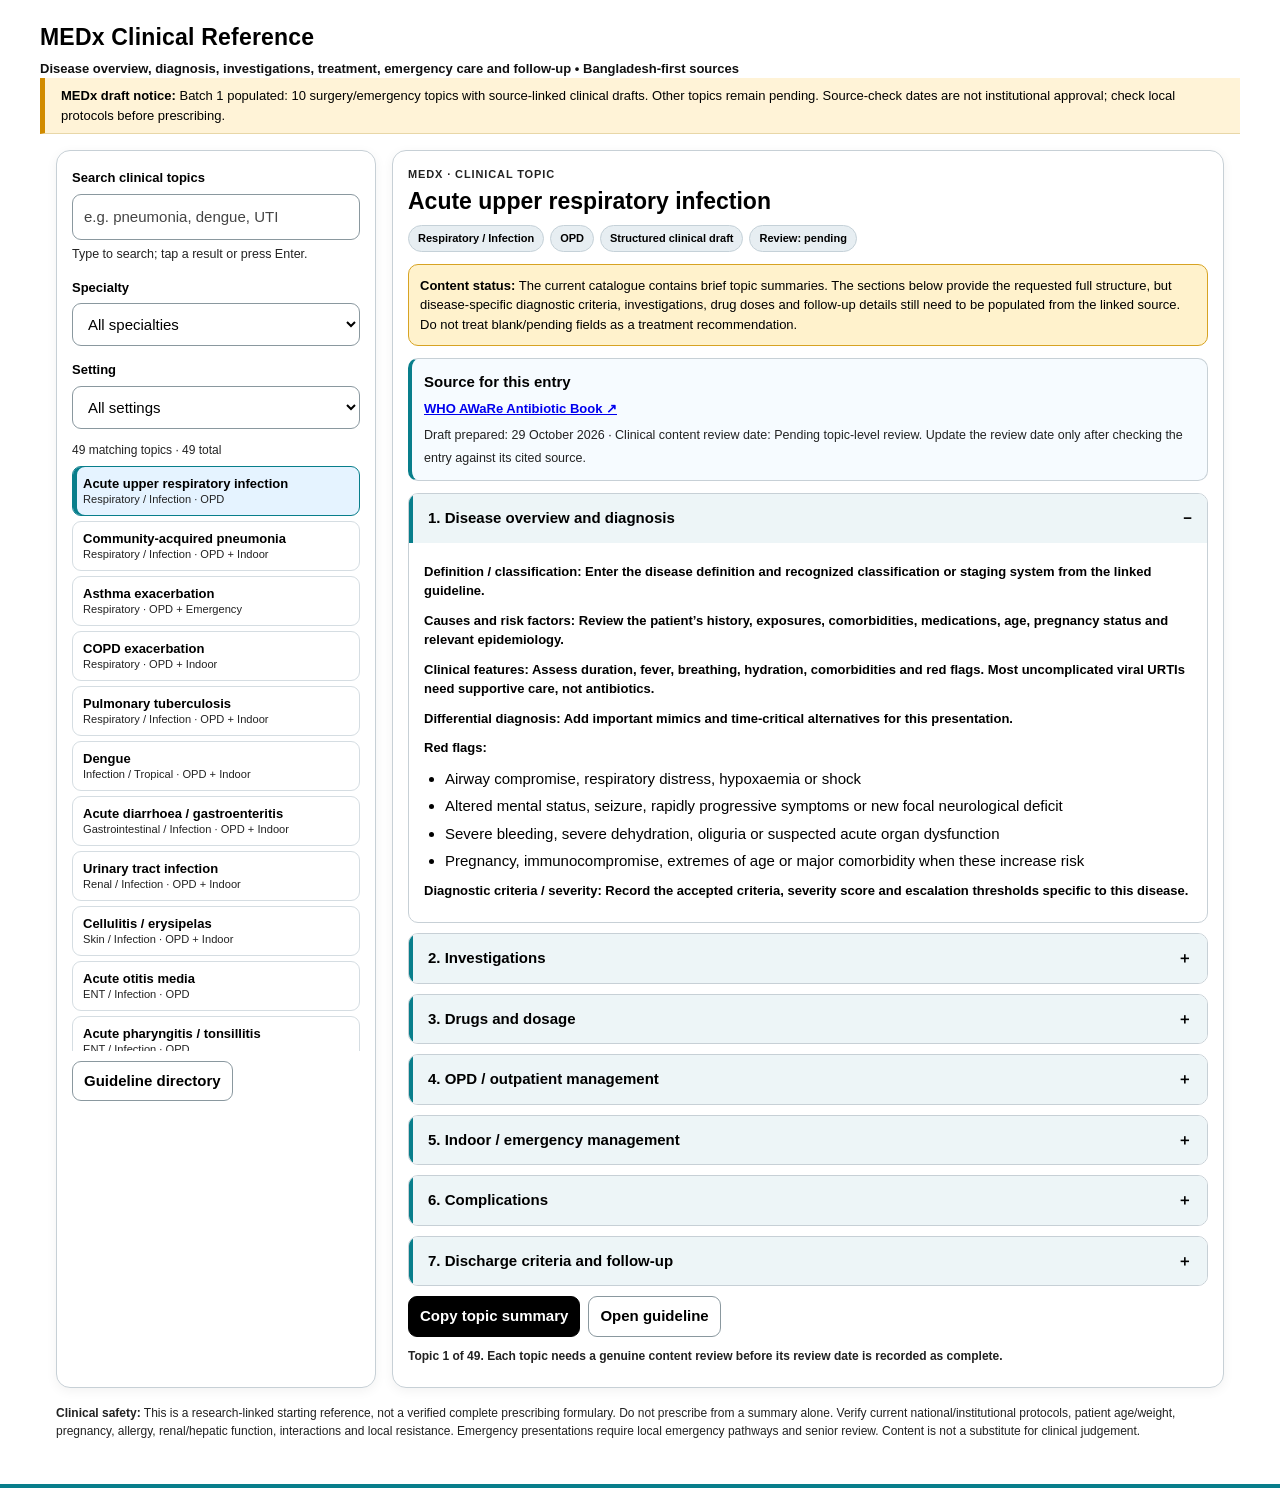
<file: index 2.html>
<!doctype html><html lang="en"><head><meta charset="utf-8"><meta name="viewport" content="width=device-width,initial-scale=1"><meta name="theme-color" content="#123c45"><title>MEDx Clinical Reference — Batch 1 Populated</title>
<style>
:root{--ink:#162d32;--muted:#63777a;--bg:#f1f6f5;--panel:#fff;--line:#dce7e5;--teal:#123c45;--pale:#e0f2ed;--amber:#fff3d7;--red:#8b2525}
*{box-sizing:border-box}body{margin:0;background:var(--bg);color:var(--ink);font:15px/1.5 -apple-system,BlinkMacSystemFont,"Segoe UI",sans-serif}header{background:var(--teal);color:white;padding:20px max(16px,calc((100vw - 1200px)/2))}header h1{margin:0;font-size:23px}header p{margin:4px 0 0;color:#d7e7e5;font-size:13px}.wrap{max-width:1200px;margin:auto;padding:16px;display:grid;grid-template-columns:320px 1fr;gap:16px}.panel,.content{background:var(--panel);border:1px solid var(--line);border-radius:14px;padding:15px}.controls label{font-weight:700;font-size:13px}input,select{display:block;width:100%;padding:11px;border:1px solid #c7d7d5;border-radius:9px;margin:5px 0 12px;font:inherit;background:white;color:var(--ink)}.list{display:flex;flex-direction:column;gap:5px;max-height:65vh;overflow:auto}.item{cursor:pointer;text-align:left;background:#f7faf9;border:1px solid transparent;border-radius:9px;padding:9px 10px;color:var(--ink)}.item.active,.item:hover{background:var(--pale);border-color:#8bb7ad}.item strong{display:block;font-size:13px}.item small{color:var(--muted)}.count{font-size:12px;color:var(--muted);margin-bottom:7px}.kicker{font-size:11px;letter-spacing:.08em;text-transform:uppercase;color:var(--muted);font-weight:800}.content h2{margin:4px 0;font-size:23px;line-height:1.25}.meta{display:flex;flex-wrap:wrap;gap:6px;margin:10px 0}.tag{font-size:11px;background:#edf3f2;border-radius:20px;padding:4px 9px}.notice{background:var(--amber);border:1px solid #efdba6;border-radius:10px;padding:11px;font-size:13px;margin:12px 0}.tabs{display:flex;gap:7px;flex-wrap:wrap;margin:14px 0}.tab,button.action{border:1px solid var(--line);background:white;border-radius:9px;padding:8px 11px;cursor:pointer;color:var(--ink);font:inherit}.tab.active,button.action.primary{background:var(--teal);color:white}.section{padding:12px 0;border-top:1px solid var(--line)}.section h3{font-size:15px;margin:0 0 7px}.section p{margin:0}.source a,.sources a{color:#075e68;overflow-wrap:anywhere}.sources{display:grid;grid-template-columns:1fr 1fr;gap:9px}.sourcecard{border:1px solid var(--line);border-radius:10px;padding:11px}.sourcecard a{font-weight:700}.sourcecard small{display:block;color:var(--muted);margin-top:4px}.hidden{display:none}.footer{max-width:1200px;margin:auto;padding:0 16px 24px;color:var(--muted);font-size:12px}.toolbar{display:flex;gap:8px;flex-wrap:wrap;margin:10px 0}.empty{padding:35px;text-align:center;color:var(--muted)}.detail-section{padding:0;border:1px solid var(--line);border-radius:10px;margin:10px 0;overflow:hidden}.detail-section summary{cursor:pointer;list-style:none;padding:13px 15px;font-weight:800;background:#f7faf9}.detail-section summary::-webkit-details-marker{display:none}.detail-section summary:after{content:"＋";float:right;color:var(--teal)}.detail-section[open] summary:after{content:"−"}.detail-body{padding:12px 15px}.detail-body p{margin:7px 0 10px}.detail-body ul{padding-left:21px;margin:8px 0}.detail-body li{margin:5px 0}.review-card{border:1px solid var(--line);border-radius:10px;padding:12px;margin:12px 0;background:#fbfdfc}.review-card p{margin:5px 0}.review-card small{color:var(--muted)}.table-wrap{overflow-x:auto}table{border-collapse:collapse;width:100%;font-size:13px}th,td{border:1px solid var(--line);padding:8px;text-align:left;vertical-align:top}th{background:#f0f6f4}@media(max-width:760px){.wrap{grid-template-columns:1fr;padding:9px}.panel,.content{padding:12px}.list{max-height:230px}.sources{grid-template-columns:1fr}header{padding:17px}.content h2{font-size:21px}}

/* High-contrast black typography refresh */
:root{--ink:#000000;--muted:#222222;--bg:#f3f6f8;--panel:#ffffff;--line:#c7d0d6;--teal:#000000;--pale:#e5f3ff;--amber:#fff2cc;--red:#8b0000}
body{color:#000000;background:var(--bg)}
header{background:#ffffff;color:#000000;border-bottom:4px solid #087e8b}
header h1{color:#000000;font-weight:850;letter-spacing:.2px}
header p{color:#111111;font-weight:600}
.version-note{color:#000000!important;border-left:5px solid #d18b00}
.panel,.content{border-color:#c7d0d6;box-shadow:0 3px 12px rgba(0,0,0,.055)}
.controls label,.kicker,.count,.item,.item strong,.item small,.content h2,.section h3,.detail-section summary,.detail-body,.detail-body p,.detail-body li,.review-card,.review-card small,.footer,th,td,.tag{color:#000000}
.item{background:#ffffff;border-color:#d5dde2}
.item.active,.item:hover{background:#e5f3ff;border-color:#087e8b;box-shadow:inset 4px 0 #087e8b}
.item strong{font-weight:800}
.item small,.count,.kicker,.footer,.sourcecard small,.review-card small{color:#222222}
input,select{color:#000000;border:1.5px solid #8a989f;background:#ffffff}
input::placeholder{color:#444444;opacity:1}
.tab,button.action{color:#000000;border:1.5px solid #8a989f;font-weight:650}
.tab.active,button.action.primary{background:#000000;color:#ffffff;border-color:#000000}
.section h3{font-weight:850}
.source a,.sources a,.sourcecard a{color:#000000;text-decoration:underline;text-decoration-thickness:1.5px;text-underline-offset:2px;font-weight:800}
.detail-section{border-color:#c7d0d6}
.detail-section summary{background:#edf5f7;font-weight:850;border-left:4px solid #087e8b}
.detail-section summary:after{color:#000000}
.review-card{background:#f6fbff;border-left:4px solid #087e8b}
.tag{background:#e7eef2;border:1px solid #c5d1d8;font-weight:700}
th{background:#e7eef2;font-weight:850}
.notice{color:#000000;background:#fff2cc;border-color:#d7a323}
.empty{color:#000000}
@media (prefers-contrast:more){body,.content,.panel,.detail-body{color:#000000} .item,.detail-section summary{border-color:#000000}}
</style></head><body>
<header><h1>MEDx Clinical Reference</h1><p>Disease overview, diagnosis, investigations, treatment, emergency care and follow-up • Bangladesh-first sources</p><div class="version-note" role="note" style="max-width:1200px;margin:0 auto;padding:8px 16px;background:#fff3d7;color:#5d4310;font-size:13px;border-bottom:1px solid #e8d7a8"><strong>MEDx draft notice:</strong> Batch 1 populated: 10 surgery/emergency topics with source-linked clinical drafts. Other topics remain pending. Source-check dates are not institutional approval; check local protocols before prescribing.</div>
<div class="wrap"><aside class="panel controls"><label for="search">Search clinical topics</label><input id="search" type="search" autocomplete="off" enterkeyhint="search" placeholder="e.g. pneumonia, dengue, UTI"><small style="display:block;color:var(--muted);margin:-7px 0 12px">Type to search; tap a result or press Enter.</small><label for="spec">Specialty</label><select id="spec"><option value="">All specialties</option></select><label for="setting">Setting</label><select id="setting"><option value="">All settings</option><option>OPD</option><option>OPD + Indoor</option><option>OPD + Emergency</option><option>Emergency</option><option>Emergency + Indoor</option><option>OPD + Indoor</option></select><div class="count" id="count"></div><div class="list" id="list"></div><div class="toolbar"><button class="action" id="allSources">Guideline directory</button></div></aside>
<section class="content" id="content" aria-live="polite"></section></div>
<div class="footer"><b>Clinical safety:</b> This is a research-linked starting reference, not a verified complete prescribing formulary. Do not prescribe from a summary alone. Verify current national/institutional protocols, patient age/weight, pregnancy, allergy, renal/hepatic function, interactions and local resistance. Emergency presentations require local emergency pathways and senior review. Content is not a substitute for clinical judgement.</div>
<script>
const DB={"conditions":[{"id":"c1","name":"Acute upper respiratory infection","specialty":"Respiratory / Infection","setting":"OPD","opd":"Assess duration, fever, breathing, hydration, comorbidities and red flags. Most uncomplicated viral URTIs need supportive care, not antibiotics.","indoor":"Admit/escalate for respiratory distress, hypoxaemia, sepsis, inability to maintain hydration, or high-risk deterioration.","source_name":"WHO AWaRe Antibiotic Book","source_url":"https://www.who.int/publications/i/item/9789240062382"},{"id":"c2","name":"Community-acquired pneumonia","specialty":"Respiratory / Infection","setting":"OPD + Indoor","opd":"Assess vitals, SpO₂, severity, comorbidities and oral intake. Use local CAP guidance for tests, antibiotic selection and duration; give explicit return precautions.","indoor":"Assess oxygenation/sepsis, investigate as appropriate, start empiric treatment per local protocol and review cultures/response for de-escalation.","source_name":"WHO AWaRe Antibiotic Book","source_url":"https://www.who.int/publications/i/item/9789240062382"},{"id":"c3","name":"Asthma exacerbation","specialty":"Respiratory","setting":"OPD + Emergency","opd":"Assess speech, work of breathing, RR, pulse, SpO₂ and peak flow if available. Treat per current asthma guideline, reassess response, review inhaler technique and controller plan.","indoor":"Escalate immediately for exhaustion, altered consciousness, silent chest, cyanosis or deteriorating oxygenation; monitor and follow the local acute asthma pathway.","source_name":"GINA Strategy Reports","source_url":"https://ginasthma.org/reports/"},{"id":"c4","name":"COPD exacerbation","specialty":"Respiratory","setting":"OPD + Indoor","opd":"Assess respiratory distress, SpO₂, baseline status and mimics. Use guideline-based bronchodilator/steroid/antibiotic decisions; antibiotics are not automatic for every exacerbation.","indoor":"Check blood gas if respiratory failure suspected; use controlled oxygen when indicated, monitor for hypercapnia/acidosis and assess need for ventilatory support.","source_name":"GOLD Reports","source_url":"https://goldcopd.org/"},{"id":"c5","name":"Pulmonary tuberculosis","specialty":"Respiratory / Infection","setting":"OPD + Indoor","opd":"Follow national TB diagnostic algorithm; assess cough, haemoptysis, weight loss, fever, contact history and infection-control needs. Do not start an ad hoc regimen.","indoor":"Assess severity, complications and infectiousness; use national TB programme pathways, microbiology/drug-susceptibility results and treatment support.","source_name":"Bangladesh National TB Programme / WHO","source_url":"https://www.who.int/teams/global-tuberculosis-programme"},{"id":"c6","name":"Dengue","specialty":"Infection / Tropical","setting":"OPD + Indoor","opd":"Assess illness day, warning signs, hydration, perfusion, urine output and comorbidities. Give return precautions and arrange illness-day-appropriate follow-up; avoid medicines that increase bleeding risk.","indoor":"Admit/escalate for shock, significant bleeding, respiratory distress/fluid accumulation or severe organ involvement. Titrate fluids to physiology with repeated reassessment.","source_name":"Bangladesh DGHS — National Guideline for Clinical Management of Dengue (5th Edition, 2025)","source_url":"https://dghs.gov.bd/pages/static-pages/6922e05c933eb65569e26afe"},{"id":"c7","name":"Acute diarrhoea / gastroenteritis","specialty":"Gastrointestinal / Infection","setting":"OPD + Indoor","opd":"Assess dehydration, blood in stool, fever, pain, duration and risk factors. Prioritize oral rehydration and nutrition; avoid routine antibiotics when not indicated.","indoor":"Protocolized rehydration; monitor perfusion, urine output and electrolytes when indicated; investigate severe, bloody, persistent or high-risk presentations.","source_name":"WHO diarrhoeal disease","source_url":"https://www.who.int/news-room/fact-sheets/detail/diarrhoeal-disease"},{"id":"c8","name":"Urinary tract infection","specialty":"Renal / Infection","setting":"OPD + Indoor","opd":"Distinguish lower UTI from pyelonephritis, pregnancy, obstruction and complicated infection. Culture when indicated and choose treatment using local susceptibility guidance.","indoor":"Assess sepsis, obstruction, AKI and inability to take oral therapy; culture when feasible, start empiric treatment based on severity/local antibiogram and narrow to results.","source_name":"WHO AWaRe Antibiotic Book","source_url":"https://www.who.int/publications/i/item/9789240062382"},{"id":"c9","name":"Cellulitis / erysipelas","specialty":"Skin / Infection","setting":"OPD + Indoor","opd":"Assess spread, systemic symptoms, abscess, diabetes and immune status. Choose antibiotic per local guidance and review if worsening or not improving.","indoor":"Rapid progression, pain out of proportion, bullae, necrosis or systemic toxicity require urgent senior/surgical assessment; treat severe infection via local protocol.","source_name":"Bangladesh STG on antibiotic use","source_url":"https://amr.cdc.gov.bd/wp-content/uploads/2018/10/STG-guideline-for-antimicrobial-use-version-1.0-date-1-december21.pdf"},{"id":"c10","name":"Acute otitis media","specialty":"ENT / Infection","setting":"OPD","opd":"Assess otoscopy, severity, duration, age, complications and allergy. Analgesia and observation may be appropriate in selected patients; use current local antibiotic guidance.","indoor":"Escalate for mastoiditis, facial palsy, meningism, severe systemic illness or complications; select inpatient therapy with ENT/microbiology input.","source_name":"WHO AWaRe Antibiotic Book","source_url":"https://www.who.int/publications/i/item/9789240062382"},{"id":"c11","name":"Acute pharyngitis / tonsillitis","specialty":"ENT / Infection","setting":"OPD","opd":"Assess airway, hydration, abscess signs and likelihood of streptococcal disease; avoid antibiotics for clearly viral illness and follow local testing/treatment guidance.","indoor":"Admit/escalate for airway compromise, peritonsillar/deep-neck infection, inability to swallow fluids, sepsis or serious complications.","source_name":"WHO AWaRe Antibiotic Book","source_url":"https://www.who.int/publications/i/item/9789240062382"},{"id":"c12","name":"Acute sinusitis","specialty":"ENT / Infection","setting":"OPD","opd":"Assess duration, severe symptoms, unilateral findings and orbital/neurological red flags. Many cases are viral; use local criteria for antibiotic consideration.","indoor":"Urgent hospital/ENT review for orbital swelling, visual change, severe frontal headache, meningism, focal neurological signs or sepsis.","source_name":"WHO AWaRe Antibiotic Book","source_url":"https://www.who.int/publications/i/item/9789240062382"},{"id":"c13","name":"Acute meningitis","specialty":"Neurology / Infection / Emergency","setting":"Emergency","opd":"Suspected meningitis is not routine OPD care: arrange emergency transfer/admission immediately. Do not wait for the full classic symptom pattern.","indoor":"Stabilize ABCs; obtain cultures and perform LP only when safe and without delaying time-critical treatment. Start empiric therapy promptly per current age-specific local protocol.","source_name":"WHO meningitis guideline (2025)","source_url":"https://www.who.int/publications/i/item/9789240108042"},{"id":"c14","name":"Sepsis","specialty":"Emergency / Multisystem","setting":"Emergency + Indoor","opd":"If suspected with instability, altered mental status, poor perfusion or respiratory distress, arrange emergency assessment. Screening scores do not replace clinical judgment.","indoor":"Immediate ABC assessment, monitoring, IV access, urgent senior review, appropriate cultures/lactate without delaying time-critical antimicrobials, source control and repeated reassessment.","source_name":"Surviving Sepsis Campaign","source_url":"https://www.sccm.org/SurvivingSepsisCampaign/Guidelines/Adult-Patients"},{"id":"c15","name":"Acute coronary syndrome","specialty":"Cardiovascular / Emergency","setting":"Emergency + Indoor","opd":"Suspected ACS is not routine OPD treatment. Arrange emergency assessment; obtain ECG promptly if available without delaying transfer.","indoor":"Activate local ACS pathway; serial ECG/troponin, risk assessment, antithrombotic and reperfusion decisions per current protocol and contraindications.","source_name":"NICE Acute Coronary Syndromes","source_url":"https://www.nice.org.uk/guidance/ng185"},{"id":"c16","name":"Heart failure exacerbation","specialty":"Cardiovascular","setting":"OPD + Indoor","opd":"Assess dyspnoea, orthopnoea, oedema, weight change, vitals, SpO₂, medication adherence and precipitating factors. Unstable patients need emergency assessment.","indoor":"Monitor oxygenation, renal function, electrolytes and fluid status; treat precipitant and congestion per current guideline; escalate for shock, severe hypoxaemia or arrhythmia.","source_name":"ESC Clinical Practice Guidelines","source_url":"https://www.escardio.org/Guidelines/Clinical-Practice-Guidelines"},{"id":"c17","name":"Hypertension","specialty":"Cardiovascular","setting":"OPD + Emergency","opd":"Confirm BP with correct technique/repeat measurement; assess risk, adherence, medicines and target-organ disease. Use national guideline for individualized long-term therapy.","indoor":"Severe BP with acute target-organ injury is an emergency. Avoid precipitous reduction unless the specific emergency protocol indicates it.","source_name":"WHO hypertension guideline","source_url":"https://www.who.int/publications/i/item/9789240033986"},{"id":"c18","name":"Type 2 diabetes","specialty":"Endocrine / Metabolic","setting":"OPD + Indoor","opd":"Confirm diagnosis; assess HbA1c/glucose, BP, lipids, renal function and complications. Individualize lifestyle and medication plan for comorbidity, affordability and hypoglycaemia risk.","indoor":"Assess DKA/HHS, infection, dehydration, altered mental status and hypoglycaemia. Use a monitored inpatient protocol and make a safe medication/discharge plan.","source_name":"DGHS Bangladesh publications","source_url":"https://dghs.gov.bd/pages/publications"},{"id":"c19","name":"Hypoglycaemia","specialty":"Endocrine / Emergency","setting":"Emergency + Indoor","opd":"Check glucose immediately in symptomatic or altered patients; identify insulin/sulfonylurea use, missed meals and precipitating illness. Treat promptly per protocol and recheck.","indoor":"If consciousness impaired, treat via emergency protocol and protect airway; monitor recurrence, review medication/renal function and investigate prolonged or recurrent episodes.","source_name":"WHO / local emergency protocol","source_url":"https://www.who.int/health-topics/diabetes"},{"id":"c20","name":"Diabetic ketoacidosis / hyperosmolar state","specialty":"Endocrine / Emergency","setting":"Emergency + Indoor","opd":"Suspected DKA/HHS requires urgent hospital assessment, not routine OPD treatment. Check glucose, ketones, electrolytes, renal function and acid-base status.","indoor":"Use a monitored institutional protocol for fluids, insulin, potassium and precipitant treatment; serially reassess glucose, electrolytes, osmolality/ketones and mental status.","source_name":"NICE guidance library","source_url":"https://www.nice.org.uk/guidance/published?ngt=NICE+guidelines"},{"id":"c21","name":"Acute kidney injury","specialty":"Renal","setting":"OPD + Indoor","opd":"Assess baseline/current creatinine, urine output, volume status, BP, infection/obstruction and nephrotoxic medicines. Urgent evaluation for oliguria, severe AKI or suspected complications.","indoor":"Check potassium/acid-base status, fluid status and obstruction; adjust medicines and seek urgent renal support for refractory complications or fluid overload.","source_name":"NICE AKI guideline","source_url":"https://www.nice.org.uk/guidance/ng148"},{"id":"c22","name":"Chronic kidney disease","specialty":"Renal","setting":"OPD + Indoor","opd":"Confirm chronicity; stage with eGFR and albuminuria; assess BP, diabetes, medicines, anaemia and cardiovascular risk. Review renal dosing and follow-up interval.","indoor":"Admit for acute complications such as pulmonary oedema, dangerous electrolyte disturbance, severe acidosis or uraemic complications; coordinate nephrology care.","source_name":"KDIGO Guidelines","source_url":"https://kdigo.org/guidelines/"},{"id":"c23","name":"Anaemia","specialty":"Haematology","setting":"OPD + Indoor","opd":"Assess symptoms, bleeding, pregnancy, diet and chronic disease. Use CBC indices and targeted investigations; do not prescribe iron for every low Hb without considering cause.","indoor":"Stabilize significant bleeding/instability. Transfusion decisions depend on symptoms, haemodynamics, comorbidity and current guidance—not Hb alone.","source_name":"WHO anaemia information","source_url":"https://www.who.int/health-topics/anaemia"},{"id":"c24","name":"Upper GI bleeding","specialty":"Gastrointestinal / Emergency","setting":"Emergency + Indoor","opd":"Haematemesis, melaena, syncope or shock needs emergency referral, not routine OPD care. Assess haemodynamics, medicines and bleeding risk.","indoor":"Resuscitate and risk-stratify; arrange urgent endoscopy and cause-specific treatment per institutional GI-bleed pathway; review antithrombotic medicines.","source_name":"NICE guidance library","source_url":"https://www.nice.org.uk/guidance/published?ngt=NICE+guidelines"},{"id":"c25","name":"Dyspepsia / peptic ulcer disease","specialty":"Gastrointestinal","setting":"OPD + Indoor","opd":"Screen for bleeding, dysphagia, persistent vomiting, weight loss, anaemia and NSAID use. Consider H. pylori testing or acid suppression per local guidance.","indoor":"Bleeding, suspected perforation or obstruction requires emergency hospital management, stabilization and specialist pathway.","source_name":"ACG Clinical Guidelines","source_url":"https://gi.org/clinical-guidelines/"},{"id":"c26","name":"Acute appendicitis","specialty":"General Surgery / Emergency","setting":"Emergency + Indoor","opd":"Suspected appendicitis requires timely surgical assessment; assess pain progression, peritonism, fever and pregnancy differential. Avoid delaying referral for nonessential tests.","indoor":"NPO as appropriate, analgesia/fluids, labs/imaging according to pathway, surgical review and antibiotics when indicated by local perioperative protocol.","source_name":"WSES Guidelines","source_url":"https://www.wses.org.uk/guidelines/"},{"id":"c27","name":"Acute cholecystitis","specialty":"General Surgery / Gastrointestinal","setting":"Emergency + Indoor","opd":"Assess RUQ pain, fever, jaundice, sepsis and pancreatitis/cholangitis differentials. Arrange timely hospital assessment and imaging.","indoor":"Supportive care, antibiotics when indicated and early surgical review per current local pathway; urgent escalation for cholangitis, sepsis or organ dysfunction.","source_name":"WSES Guidelines","source_url":"https://www.wses.org.uk/guidelines/"},{"id":"c28","name":"Acute pancreatitis","specialty":"Gastrointestinal / Emergency","setting":"Emergency + Indoor","opd":"Suspected acute pancreatitis requires hospital assessment; assess pain, vomiting, dehydration and cause (gallstones, alcohol, medicines, triglycerides).","indoor":"Monitor severity and organ failure; provide protocolized fluids/analgesia/nutrition, investigate cause and avoid routine prophylactic antibiotics without indication.","source_name":"ACG Clinical Guidelines","source_url":"https://gi.org/clinical-guidelines/"},{"id":"c29","name":"Stroke (suspected)","specialty":"Neurology / Emergency","setting":"Emergency + Indoor","opd":"Sudden focal neurological deficit is time-critical: note last-known-well and activate emergency stroke transfer. Check glucose; do not delay referral.","indoor":"Urgent brain imaging and stroke-team assessment; reperfusion eligibility and BP/antithrombotic decisions must follow current stroke protocol.","source_name":"AHA/ASA Guidelines","source_url":"https://www.ahajournals.org/journal/str"},{"id":"c30","name":"Seizure / status epilepticus","specialty":"Neurology / Emergency","setting":"Emergency + Indoor","opd":"Protect from injury, time the seizure, check glucose and airway/breathing. First seizure, prolonged seizure, repeated seizures without recovery or pregnancy needs emergency care.","indoor":"Status epilepticus is an emergency: follow institutional seizure algorithm, secure airway/monitoring, treat reversible causes and investigate precipitant.","source_name":"NICE epilepsy guidance","source_url":"https://www.nice.org.uk/guidance/ng217"},{"id":"c31","name":"Anaphylaxis","specialty":"Emergency / Allergy","setting":"Emergency","opd":"Recognize sudden airway/breathing/circulatory compromise after likely trigger; do not wait for skin signs. Activate emergency response.","indoor":"Immediate intramuscular adrenaline/epinephrine and ABC support according to local protocol; monitor, prepare for escalation and arrange observation/follow-up.","source_name":"Resuscitation Council UK guidance","source_url":"https://www.resus.org.uk/library/additional-guidance/guidance-anaphylaxis"},{"id":"c32","name":"Acute asthma in children","specialty":"Paediatrics / Respiratory","setting":"OPD + Emergency","opd":"Assess age-appropriate work of breathing, speech/feeding, SpO₂, hydration and prior severe attacks. Follow current paediatric asthma pathway.","indoor":"Urgent escalation for exhaustion, cyanosis, altered consciousness, silent chest or poor response; use age/weight-specific protocol and reassess frequently.","source_name":"GINA Strategy Reports","source_url":"https://ginasthma.org/reports/"},{"id":"c33","name":"Childhood pneumonia","specialty":"Paediatrics / Infection","setting":"OPD + Indoor","opd":"Assess age, respiratory rate/work, SpO₂, feeding, hydration, danger signs and malnutrition. Use current Bangladesh/WHO age-specific algorithm.","indoor":"Admit for danger signs, hypoxaemia, severe respiratory distress, inability to feed or complications; choose treatment by age, severity and current guideline.","source_name":"WHO child pneumonia/diarrhoea guidance","source_url":"https://www.who.int/health-topics/pneumonia"},{"id":"c34","name":"Otitis externa","specialty":"ENT","setting":"OPD","opd":"Assess ear canal, pain, discharge, diabetes/immunosuppression and tympanic membrane when visible. Avoid unneeded systemic antibiotics; choose local treatment per guideline.","indoor":"Urgent specialist review for systemic illness, spread, cranial neuropathy, severe pain in high-risk patient or suspected invasive disease.","source_name":"NICE guidance library","source_url":"https://www.nice.org.uk/guidance/published?ngt=NICE+guidelines"},{"id":"c35","name":"Scabies","specialty":"Dermatology / Infection","setting":"OPD","opd":"Look for typical itch/distribution and household clustering; consider mimics. Treat patient and close contacts simultaneously using locally available guideline-recommended therapy; provide laundering/contact advice.","indoor":"Consider admission/specialist input for crusted scabies, severe secondary infection, immunocompromise or outbreak-control needs.","source_name":"WHO scabies information","source_url":"https://www.who.int/news-room/fact-sheets/detail/scabies"},{"id":"c36","name":"Eczema / atopic dermatitis","specialty":"Dermatology","setting":"OPD","opd":"Assess severity, infection, triggers, sleep impact and prior treatment. Use emollients and site/severity-appropriate anti-inflammatory therapy per current guideline.","indoor":"Escalate for widespread severe disease, eczema herpeticum, systemic infection or failure of appropriate treatment; refer when diagnosis is uncertain or severe/refractory.","source_name":"NICE guidance library","source_url":"https://www.nice.org.uk/guidance/published?ngt=NICE+guidelines"},{"id":"c37","name":"Osteoarthritis","specialty":"Musculoskeletal / Orthopaedics","setting":"OPD","opd":"Assess pain/function, red flags, trauma, inflammatory features and alternative diagnoses. Prioritize education, exercise/physiotherapy and weight management where relevant.","indoor":"Urgent evaluation for hot swollen joint with fever, acute inability to bear weight after injury, neurovascular compromise or suspected fracture/infection.","source_name":"NICE osteoarthritis guidance","source_url":"https://www.nice.org.uk/guidance/ng226"},{"id":"c38","name":"Low back pain","specialty":"Musculoskeletal / Orthopaedics","setting":"OPD + Emergency","opd":"Screen for cauda equina, progressive neurological deficit, cancer/infection/fracture risks and systemic illness. Encourage appropriate activity when no red flags.","indoor":"Emergency MRI/specialist assessment for suspected cauda equina or serious pathology; treat cause-specific disease and avoid routine imaging in uncomplicated cases.","source_name":"NICE low back pain/sciatica","source_url":"https://www.nice.org.uk/guidance/ng59"},{"id":"c39","name":"Fracture / acute limb injury","specialty":"Emergency / Orthopaedics","setting":"Emergency + Indoor","opd":"Assess mechanism, open wound, deformity, skin, distal pulses, capillary refill, sensation and motor function; document neurovascular status before/after splinting.","indoor":"Open fracture, compartment syndrome, vascular compromise, dislocation or threatened skin needs urgent orthopaedic care; analgesia, immobilization, imaging and antibiotics/tetanus per trauma protocol.","source_name":"NICE trauma guidance","source_url":"https://www.nice.org.uk/guidance/published?ngt=NICE+guidelines"},{"id":"c40","name":"Deep vein thrombosis / pulmonary embolism","specialty":"Vascular / Emergency","setting":"OPD + Emergency","opd":"Assess clinical probability and red flags; use validated pathway for D-dimer/imaging rather than symptoms alone. Suspected PE with instability is an emergency.","indoor":"Urgent imaging/anticoagulation decisions per protocol, considering bleeding risk, renal function, pregnancy and haemodynamic status.","source_name":"NICE venous thromboembolic diseases","source_url":"https://www.nice.org.uk/guidance/ng158"},{"id":"c41","name":"Pregnancy with vaginal bleeding","specialty":"Obstetrics / Emergency","setting":"Emergency + Indoor","opd":"Assess gestational age, pain, bleeding amount, syncope and haemodynamic stability; urgent referral if pregnancy-related bleeding is significant or ectopic pregnancy possible.","indoor":"Stabilize ABCs, determine pregnancy location/viability and manage ectopic/miscarriage/late-pregnancy bleeding using obstetric emergency protocol.","source_name":"NICE ectopic pregnancy and miscarriage","source_url":"https://www.nice.org.uk/guidance/ng126"},{"id":"c42","name":"Pre-eclampsia / eclampsia","specialty":"Obstetrics / Emergency","setting":"Emergency + Indoor","opd":"Pregnancy/postpartum hypertension with headache, visual symptoms, epigastric pain or seizure is an emergency; arrange immediate obstetric assessment.","indoor":"Maternal stabilization, seizure/BP management, labs and fetal assessment according to obstetric protocol; definitive timing of delivery is specialist-led.","source_name":"WHO maternal health guidance","source_url":"https://www.who.int/health-topics/maternal-health"},{"id":"c43","name":"Postpartum haemorrhage","specialty":"Obstetrics / Emergency","setting":"Emergency + Indoor","opd":"Heavy bleeding after birth is an emergency. Call for help, assess ABCs, uterine tone, placenta, trauma and shock.","indoor":"Activate PPH protocol immediately: resuscitation, uterine massage/uterotonics and cause-specific interventions; monitor blood loss/coagulation and escalate to surgery/transfusion when indicated.","source_name":"WHO postpartum haemorrhage guidance","source_url":"https://www.who.int/health-topics/maternal-health"},{"id":"c44","name":"Acute urinary retention","specialty":"Urology / Emergency","setting":"Emergency + Indoor","opd":"Assess painful inability to void, bladder distension, medications, neurological symptoms, infection and renal impairment.","indoor":"Urgent decompression and monitoring per local protocol; assess urethral injury/stricture risk, renal function and cause; urgent urology review if catheterization fails or red flags exist.","source_name":"NICE guidance library","source_url":"https://www.nice.org.uk/guidance/published?ngt=NICE+guidelines"},{"id":"c45","name":"Acute bacterial prostatitis","specialty":"Urology / Infection","setting":"OPD + Indoor","opd":"Assess fever, pelvic/perineal pain, urinary symptoms, retention and sepsis. Avoid prostatic massage in suspected acute bacterial prostatitis.","indoor":"Admit for sepsis, retention, inability to take oral therapy or severe illness; culture and treat according to local resistance guidance, with urology input if complications.","source_name":"WHO AWaRe Antibiotic Book","source_url":"https://www.who.int/publications/i/item/9789240062382"},{"id":"c46","name":"Conjunctivitis","specialty":"Ophthalmology","setting":"OPD","opd":"Assess visual acuity, pain, photophobia, contact-lens use, discharge and corneal symptoms. Many uncomplicated cases are viral and self-limited; do not assume all red eyes need antibiotics. Urgent eye assessment for reduced vision, severe pain, photophobia, corneal opacity, contact-lens-associated pain or suspected keratitis.","indoor":"Urgent ophthalmology review for visual loss, severe pain, corneal involvement, chemical injury, neonatal conjunctivitis, hyperacute purulent discharge or suspected gonococcal/herpetic disease. Use cause-specific treatment and infection-control advice; verify local protocols.","source_name":"CDC Clinical Overview of Conjunctivitis","source_url":"https://www.cdc.gov/conjunctivitis/hcp/clinical-overview/index.html"},{"id":"c47","name":"Acute angle-closure glaucoma","specialty":"Ophthalmology / Emergency","setting":"Emergency","opd":"A painful red eye with blurred vision/halos, headache, nausea or vomiting may be acute angle closure. This is not routine OPD care: arrange immediate emergency ophthalmology assessment; avoid delaying referral for nonessential tests.","indoor":"Ophthalmic emergency: prompt pressure-lowering treatment and definitive ophthalmology intervention are required to reduce risk of permanent vision loss. Follow specialist protocol; assess the fellow eye and arrange definitive management/follow-up.","source_name":"American Academy of Ophthalmology — Primary Angle-Closure Disease Preferred Practice Pattern","source_url":"https://www.aao.org/education/preferred-practice-pattern/primary-angle-closure-disease-ppp"},{"id":"c48","name":"Iron deficiency anaemia","specialty":"Haematology","setting":"OPD + Indoor","opd":"Confirm iron deficiency and investigate the cause (menstrual/GI blood loss, diet, pregnancy, malabsorption) rather than treating Hb alone.","indoor":"Urgent stabilization for significant bleeding/instability; transfusion is not routine for stable iron deficiency. Arrange cause-specific treatment and follow-up response.","source_name":"WHO anaemia information","source_url":"https://www.who.int/health-topics/anaemia"},{"id":"c49","name":"Fever of unknown source / acute fever","specialty":"Infection / General","setting":"OPD + Indoor","opd":"Assess duration, travel/exposure, local epidemiology, vital signs, danger signs, pregnancy and immunocompromise; avoid indiscriminate antibiotics.","indoor":"Admit/escalate for instability, altered consciousness, respiratory distress, severe dehydration, bleeding or organ dysfunction; test based on history and local epidemiology.","source_name":"Bangladesh STG on antibiotic use","source_url":"https://amr.cdc.gov.bd/wp-content/uploads/2018/10/STG-guideline-for-antimicrobial-use-version-1.0-date-1-december21.pdf"}],"sources":[{"name":"Bangladesh DGHS — Standard Treatment Guidelines on antibiotic use in common infectious diseases (2021)","url":"https://amr.cdc.gov.bd/wp-content/uploads/2018/10/STG-guideline-for-antimicrobial-use-version-1.0-date-1-december21.pdf","type":"Bangladesh official guideline"},{"name":"Bangladesh DGHS — AMR resources and STG listing","url":"https://dghs.gov.bd/pages/static-pages/6922de08933eb65569e17b27","type":"Bangladesh official source"},{"name":"Bangladesh DGHS — National publications (includes diabetes and hypertension guidelines)","url":"https://dghs.gov.bd/pages/publications","type":"Bangladesh official source"},{"name":"WHO AWaRe Antibiotic Book (choice, dose, route, duration for common infections)","url":"https://www.who.int/publications/i/item/9789240062382","type":"International guideline"},{"name":"WHO meningitis diagnosis, treatment and care guideline (2025)","url":"https://www.who.int/publications/i/item/9789240108042","type":"International guideline"},{"name":"GINA asthma strategy reports","url":"https://ginasthma.org/reports/","type":"Specialty guideline"},{"name":"GOLD COPD reports","url":"https://goldcopd.org/","type":"Specialty guideline"},{"name":"NICE guideline library","url":"https://www.nice.org.uk/guidance/published?ngt=NICE+guidelines","type":"Specialty guideline"},{"name":"NICE acute kidney injury (NG148)","url":"https://www.nice.org.uk/guidance/ng148","type":"Specialty guideline"},{"name":"NICE venous thromboembolic diseases (NG158)","url":"https://www.nice.org.uk/guidance/ng158","type":"Specialty guideline"},{"name":"Surviving Sepsis Campaign adult guidelines","url":"https://www.sccm.org/SurvivingSepsisCampaign/Guidelines/Adult-Patients","type":"Specialty guideline"},{"name":"ESC clinical practice guidelines","url":"https://www.escardio.org/Guidelines/Clinical-Practice-Guidelines","type":"Specialty guideline"},{"name":"KDIGO clinical practice guidelines","url":"https://kdigo.org/guidelines/","type":"Specialty guideline"},{"name":"ACG clinical guidelines","url":"https://gi.org/clinical-guidelines/","type":"Specialty guideline"},{"name":"WSES guidelines","url":"https://www.wses.org.uk/guidelines/","type":"Surgery guideline"},{"name":"WHO dengue and severe dengue","url":"https://www.who.int/news-room/fact-sheets/detail/dengue-and-severe-dengue","type":"International guideline"},{"name":"CDC — Clinical Overview of Conjunctivitis","url":"https://www.cdc.gov/conjunctivitis/hcp/clinical-overview/index.html","type":"Clinical guidance"},{"name":"American Academy of Ophthalmology — Primary Angle-Closure Disease Preferred Practice Pattern","url":"https://www.aao.org/education/preferred-practice-pattern/primary-angle-closure-disease-ppp","type":"Specialty guideline"},{"name":"Bangladesh DGHS — National Guideline for Clinical Management of Dengue (5th Edition, 2025)","url":"https://dghs.gov.bd/pages/static-pages/6922e05c933eb65569e26afe","type":"Bangladesh national guideline"}]};const CLINICAL={"c14":{"source_name":"Surviving Sepsis Campaign — International Guidelines for Management of Sepsis and Septic Shock (2021)","source_url":"https://pmc.ncbi.nlm.nih.gov/articles/8486643/","source_checked":"29 October 2026","overview":"<p><b>Definition:</b> Sepsis is life-threatening organ dysfunction caused by a dysregulated host response to infection. Septic shock is the subgroup with circulatory/metabolic abnormalities associated with higher mortality.</p><p><b>Causes / risks:</b> Pneumonia, urinary, abdominal, skin/soft-tissue and device-related infection; increased risk with older age, immunosuppression, diabetes, recent surgery, pregnancy/postpartum and indwelling devices.</p><p><b>Features:</b> Suspected infection plus altered mentation, tachypnoea, hypotension, tachycardia, fever or hypothermia, oliguria, mottling, delayed capillary refill or hypoxaemia. Fever may be absent.</p><p><b>Differentials:</b> Haemorrhage, cardiogenic/obstructive shock, pancreatitis, adrenal crisis, drug toxicity and non-infective inflammation.</p><p><b>Red flags:</b> SBP ≤90 mmHg or MAP <65, new confusion, respiratory distress, mottled/cold skin, oliguria, lactate elevation or rapidly worsening observations.</p><p><b>Diagnosis / severity:</b> Clinical diagnosis; identify infection and acute organ dysfunction. qSOFA can flag risk but must not be used alone to rule sepsis in/out. Septic shock: vasopressors needed to maintain MAP ≥65 mmHg and lactate >2 mmol/L despite adequate volume resuscitation, absent hypovolaemia.</p>","investigations":"<ul><li>ABCDE, repeated vitals, SpO₂, mental state, capillary refill and hourly urine output in unstable patients.</li><li>Blood cultures before antimicrobials if this causes no meaningful delay; cultures from likely source.</li><li>Venous/arterial lactate; CBC, electrolytes, urea/creatinine, glucose, LFT, coagulation, blood gas as indicated.</li><li>Urinalysis/culture, chest radiograph, ECG and source-directed ultrasound/CT; pregnancy test where relevant.</li><li>Repeat lactate if initially elevated or perfusion remains abnormal; repeat renal function, electrolytes, CBC and gas according to response.</li><li>Interpret lactate in context: it supports risk assessment but is not specific for sepsis.</li></ul>","drugs":"<div class=\"table-wrap\"><table><tr><th>Medicine / role</th><th>Adult approach</th><th>Key cautions</th></tr><tr><td>Empiric IV antimicrobial</td><td>Start promptly in septic shock/high-likelihood sepsis; choose agent(s), dose and infusion according to source, local antibiogram, prior cultures and resistance risk.</td><td>Adjust for renal/hepatic function; allergy, pregnancy, interactions and local resistance matter. Review daily and de-escalate to cultures.</td></tr><tr><td>Balanced crystalloid</td><td>For sepsis-induced hypoperfusion/shock, an initial guide is up to 30 mL/kg within 3 h, given in reassessed aliquots rather than blindly.</td><td>Use smaller aliquots and close reassessment with heart/renal failure or pulmonary oedema risk.</td></tr><tr><td>Norepinephrine</td><td>First-line vasopressor for persistent shock; IV infusion titrated in a monitored setting to initial MAP target about 65 mmHg.</td><td>Requires continuous monitoring and critical-care/senior oversight; watch for arrhythmia and peripheral/ischaemic complications.</td></tr><tr><td>Antipyretic / analgesia</td><td>Use only when indicated, with standard patient-specific dosing.</td><td>Do not let symptom treatment delay source control or resuscitation.</td></tr></table></div><p><b>Paediatric/pregnancy:</b> Use age/weight-specific sepsis pathways; pregnancy requires obstetric input and pregnancy-appropriate antimicrobials. Exact antimicrobial selection and dosing remain local-protocol dependent.</p>","opd":"<ul><li>Suspected sepsis with instability, organ dysfunction or red flags is not suitable for routine outpatient treatment: arrange emergency transfer.</li><li>Do not delay transfer to complete outpatient tests. Record observations, suspected source, allergies, medicines, pregnancy status and time course.</li><li>Give a clear handover and pre-alert the receiving team when severe illness is suspected.</li></ul>","indoor":"<ol><li>Immediate ABCDE, senior help, monitoring, IV access and oxygen only when indicated by hypoxaemia/respiratory distress.</li><li>Take cultures and lactate promptly without delaying time-critical antibiotics in shock/high-likelihood sepsis.</li><li>Give crystalloid for hypoperfusion and reassess after each bolus using BP/MAP, capillary refill, lung findings, urine output and dynamic response.</li><li>Identify and control source urgently: drainage, debridement, device removal or surgery when indicated.</li><li>Persistent hypotension: norepinephrine and ICU-level care; reassess diagnosis, cardiac function, fluid responsiveness and source control.</li></ol><p><b>ICU triggers:</b> Persistent shock/vasopressor need, respiratory failure, altered consciousness, severe acidosis/lactate, oliguria/AKI or other progressive organ failure.</p>","complications":"<ul><li>Early: septic shock, ARDS, AKI, DIC, encephalopathy, myocardial dysfunction and multiorgan failure.</li><li>Late: ICU-acquired weakness, cognitive/psychological sequelae and functional decline.</li><li>Monitor organ function and perfusion; prevent avoidable fluid overload, thrombosis, pressure injury and device-associated infection.</li></ul>","discharge":"<ul><li>Discharge only after stable observations, improving organ function, source control plan completed and oral intake/mobility safe.</li><li>Antimicrobial choice and duration documented, narrowed where possible; pending cultures have a named reviewer.</li><li>Explain recurrence/worsening signs, wound/device care and follow-up for renal or other organ injury.</li><li>Urgent return for breathlessness, confusion, fainting, reduced urine, persistent fever, worsening pain or new deterioration.</li></ul><p><b>Follow-up:</b> Individualize within days after serious infection; arrange repeat labs based on organ injury and review antimicrobial course.</p>"},"c24":{"source_name":"NICE CG141 — Acute upper gastrointestinal bleeding in over 16s: management","source_url":"https://www.nice.org.uk/guidance/cg141/chapter/Recommendations","source_checked":"29 October 2026","overview":"<p><b>Definition:</b> Bleeding proximal to the ligament of Treitz, commonly peptic ulcer, erosive disease, varices, Mallory–Weiss tear or malignancy.</p><p><b>Risk factors:</b> NSAIDs, antiplatelets/anticoagulants, H. pylori, prior ulcer, cirrhosis/portal hypertension and heavy alcohol use.</p><p><b>Features:</b> Haematemesis, coffee-ground vomit, melaena; brisk bleeding may cause haematochezia, syncope, tachycardia or shock.</p><p><b>Differentials:</b> Lower GI bleeding, swallowed blood, haemoptysis and non-haemorrhagic causes of dark stool.</p><p><b>Red flags:</b> Haemodynamic instability, ongoing large-volume bleed, syncope, chest pain, altered mental status, cirrhosis or anticoagulant use.</p><p><b>Severity:</b> Use Glasgow–Blatchford score before endoscopy and full Rockall score after endoscopy as appropriate. Scores supplement—not replace—clinical judgement.</p>","investigations":"<ul><li>ABCDE, repeated vitals, perfusion, rectal examination when appropriate and quantify bleeding.</li><li>CBC/serial Hb, group and crossmatch, urea/creatinine, electrolytes, LFT, PT/INR/aPTT; blood gas/lactate if shocked.</li><li>ECG/troponin if cardiac ischaemia suspected; pregnancy test when relevant.</li><li>Urgent upper endoscopy after resuscitation if unstable; otherwise endoscopy within 24 h of admission.</li><li>Repeat Hb/coagulation according to bleeding rate, haemodynamic status and transfusion; early Hb can underestimate acute blood loss.</li></ul>","drugs":"<div class=\"table-wrap\"><table><tr><th>Medicine / role</th><th>Use</th><th>Cautions</th></tr><tr><td>IV crystalloid</td><td>Small reassessed boluses while blood products and definitive control are arranged when haemorrhagic shock is suspected.</td><td>Avoid delaying blood for major haemorrhage; avoid over-resuscitation.</td></tr><tr><td>Blood components</td><td>Major bleeding: activate local massive haemorrhage protocol. In stable patients, a restrictive RBC transfusion threshold around Hb 7 g/dL is commonly used, individualized for ongoing bleeding/ischaemia.</td><td>Use full clinical picture; thresholds may differ with cardiovascular disease or ongoing massive bleeding.</td></tr><tr><td>Suspected variceal bleed</td><td>Start vasoactive therapy (e.g. terlipressin) and antibiotic prophylaxis promptly under local variceal-bleed protocol.</td><td>Monitor sodium, ischaemic risk and contraindications; involve senior/GI team.</td></tr><tr><td>PPI</td><td>Use after endoscopic identification of appropriate non-variceal ulcer bleeding/high-risk stigmata; regimen per endoscopy protocol.</td><td>NICE does not recommend routine acid suppression before endoscopy for suspected non-variceal bleeding.</td></tr></table></div><p><b>Adjustments:</b> Review anticoagulants/antiplatelets urgently with relevant specialist; use reversal only when indicated. Pregnancy and paediatric bleeding require specialist pathways.</p>","opd":"<p><b>Not routine OPD management.</b> Haematemesis or melaena requires same-day emergency assessment. Do not send a potentially unstable patient home to await outpatient endoscopy.</p><ul><li>Arrange emergency transfer, monitor vitals and document anticoagulants/NSAIDs, cirrhosis, prior bleed and last oral intake.</li><li>Do not give food/drink if urgent endoscopy/airway intervention may be needed.</li><li>Very-low-risk discharge (e.g. pre-endoscopy Glasgow–Blatchford score 0) is a hospital pathway decision with reliable follow-up, not a shortcut to bypass assessment.</li></ul>","indoor":"<ol><li>ABCDE, airway protection if massive haematemesis/encephalopathy, two large-bore IVs, monitoring and crossmatch.</li><li>Resuscitate haemorrhagic shock; activate massive transfusion pathway when indicated. Correct clinically important coagulopathy according to cause/protocol.</li><li>Urgent gastroenterology/endoscopy. Unstable severe bleeding: endoscopy immediately after resuscitation; others within 24 h.</li><li>Variceal suspicion: vasoactive drug plus antibiotic prophylaxis; endoscopic band ligation for oesophageal varices.</li><li>Rebleeding: repeat endoscopy; consider interventional radiology/embolisation, TIPS for selected variceal cases, or urgent surgery if needed.</li></ol><p><b>ICU/HDU:</b> Shock, ongoing major haemorrhage, airway risk, severe comorbidity or need for organ support.</p>","complications":"<ul><li>Haemorrhagic shock, aspiration, myocardial ischaemia, AKI, coagulopathy and death.</li><li>Rebleeding and complications of transfusion or endoscopic intervention.</li><li>Prevent recurrence by treating ulcer/H. pylori, reviewing NSAIDs/antithrombotics and instituting appropriate secondary prophylaxis.</li></ul>","discharge":"<ul><li>Stable haemodynamics, no evidence of ongoing/recurrent bleeding, acceptable haemoglobin trend and safe oral intake.</li><li>Endoscopic findings and pathology reviewed; anticoagulant/antiplatelet restart plan documented with responsible specialist.</li><li>Discharge PPI/variceal plan, H. pylori testing/eradication plan and avoidance of NSAIDs documented.</li><li>Urgent return for fresh blood/coffee-ground vomit, black stools with weakness, fainting, breathlessness or chest pain.</li></ul><p><b>Follow-up:</b> Gastroenterology review according to lesion, pathology, H. pylori status and rebleeding risk.</p>"},"c26":{"source_name":"WSES Jerusalem Guidelines — Diagnosis and Treatment of Acute Appendicitis, 2025 edition (published 2026)","source_url":"https://doi.org/10.1001/jamasurg.2025.6218","source_checked":"29 October 2026","overview":"<p><b>Definition:</b> Acute inflammation of the vermiform appendix. Classify as uncomplicated or complicated (gangrene, perforation, abscess or phlegmon).</p><p><b>Causes / risks:</b> Luminal obstruction and inflammation; common in adolescents/young adults but possible at any age. Atypical presentations are more frequent in pregnancy, older adults and children.</p><p><b>Features:</b> Migratory periumbilical to right iliac fossa pain, anorexia, nausea/vomiting, fever and localized tenderness/guarding; signs may be subtle.</p><p><b>Differentials:</b> Ectopic pregnancy, ovarian torsion/cyst, PID, gastroenteritis, mesenteric adenitis, renal colic/UTI, Crohn disease, diverticulitis and caecal pathology.</p><p><b>Red flags:</b> Generalized peritonitis, shock, rigid abdomen, sepsis, persistent vomiting or rapidly worsening pain.</p><p><b>Diagnosis / severity:</b> Integrate history, examination, inflammatory markers and imaging; Alvarado/AIR/AAS can support risk stratification but are not diagnostic alone. Ultrasound/POCUS often first-line; CT for unresolved adult cases; ultrasound then MRI is preferred in pregnancy when available.</p>","investigations":"<ul><li>Vitals, abdominal examination and serial reassessment; CBC, CRP, electrolytes/renal function.</li><li>Urinalysis; pregnancy test for anyone who could be pregnant.</li><li>Ultrasound/POCUS where expertise available; contrast-enhanced low-dose CT for appropriate patients after nondiagnostic ultrasound; MRI in pregnancy if ultrasound inconclusive.</li><li>Do not let normal labs or inconclusive imaging override progressive clinical signs. Persistent pain may need repeat examination, cross-sectional imaging or diagnostic laparoscopy.</li><li>Preoperative tests based on age, comorbidity and anaesthetic plan; group and save if complicated disease/bleeding risk.</li></ul>","drugs":"<div class=\"table-wrap\"><table><tr><th>Medicine / role</th><th>Typical adult example</th><th>Cautions</th></tr><tr><td>Paracetamol</td><td>500–1000 mg PO/IV every 6–8 h as needed; usual adult maximum 4 g/day, lower limit in liver disease, low body weight or alcohol risk.</td><td>Count combination products; avoid overdose.</td></tr><tr><td>Opioid analgesia</td><td>IV morphine in small titrated increments in monitored care for severe pain.</td><td>Respiratory depression, hypotension, sedation; adjust for frailty/renal impairment.</td></tr><tr><td>Preoperative antibiotics</td><td>One broad-spectrum dose covering enteric Gram-negatives and anaerobes within 0–60 min before incision; select dose/agent per local surgical prophylaxis protocol.</td><td>Allergy, local resistance and renal function. Do not routinely continue after uncomplicated appendectomy.</td></tr><tr><td>Complicated appendicitis</td><td>Postoperative antibiotics if perforation/complicated infection; narrow to cultures and clinical response. With adequate source control, commonly a short course (about 3–5 days) is sufficient.</td><td>Longer treatment needs a specific indication such as inadequate source control or persistent infection.</td></tr></table></div><p><b>Paediatric/pregnancy:</b> Weight-based analgesia and antibiotic dosing; involve paediatric surgery/obstetrics. Antibiotic-first management is only for carefully selected uncomplicated cases after shared decision-making and counselling about failure/recurrence.</p>","opd":"<ul><li>Suspected appendicitis requires urgent surgical assessment, not routine watchful waiting at home.</li><li>Keep nil by mouth if likely to need surgery, provide analgesia/antiemetic as appropriate and arrange transfer if surgical service unavailable.</li><li>Document pain migration, onset, vomiting, bowel/urinary symptoms, menstrual/pregnancy history and peritoneal signs.</li><li>Give no laxatives; do not delay referral for outpatient imaging if clinical concern is significant.</li></ul>","indoor":"<ol><li>ABCDE if septic/unstable; IV access, fluids if hypovolaemic, analgesia, antiemetic and nil by mouth.</li><li>Urgent surgical review; imaging according to clinical probability and local availability.</li><li>Laparoscopic appendectomy is preferred where expertise/resources are available; uncomplicated cases should generally be on the next available list, ideally within 24 h, and complicated cases sooner.</li><li>Give pre-incision prophylactic antibiotics. After uncomplicated appendectomy, postoperative antibiotics are not routinely indicated.</li><li>Periappendiceal abscess/phlegmon: antibiotics ± image-guided drainage or operative management depending on anatomy, expertise and patient condition.</li></ol><p><b>Escalate/ICU:</b> Generalized peritonitis, shock, severe sepsis, major comorbidity or postoperative organ dysfunction.</p>","complications":"<ul><li>Perforation, abscess, peritonitis, sepsis, ileus and wound/intra-abdominal infection.</li><li>Postoperative bleeding, bowel injury, port-site complications or stump-related infection are uncommon but important.</li><li>Look for persistent fever, worsening pain, ileus, tachycardia or failure to recover; investigate for collection/source-control failure.</li></ul>","discharge":"<ul><li>Stable vitals, pain controlled on oral medication, tolerating food/fluids, mobilising and no concern for uncontrolled infection.</li><li>Operative findings and histology plan documented; antibiotic duration justified if complicated disease.</li><li>Wound care, activity advice, analgesia and follow-up provided.</li><li>Urgent return for fever, worsening abdominal pain/distension, repeated vomiting, wound redness/pus, fainting or inability to drink.</li></ul><p><b>Follow-up:</b> Surgical review per local pathway, earlier for complicated disease; review histopathology and persistent symptoms.</p>"},"c27":{"source_name":"Tokyo Guidelines 2018 — Acute cholecystitis diagnostic criteria and severity grading","source_url":"https://pubmed.ncbi.nlm.nih.gov/29032636/","source_checked":"29 October 2026","overview":"<p><b>Definition:</b> Acute gallbladder inflammation, usually due to cystic duct obstruction by a gallstone; acalculous disease occurs in critically ill patients.</p><p><b>Risk factors:</b> Gallstones, older age, female sex, obesity, rapid weight loss; acalculous disease with critical illness, trauma or prolonged fasting.</p><p><b>Features:</b> Persistent right upper quadrant/epigastric pain, fever, Murphy sign, nausea/vomiting. Jaundice suggests common bile duct obstruction/cholangitis or another diagnosis.</p><p><b>Differentials:</b> Biliary colic, cholangitis, pancreatitis, peptic ulcer, hepatitis, liver abscess, pneumonia and acute coronary syndrome.</p><p><b>Red flags:</b> Hypotension, confusion, jaundice with fever, peritonitis, organ dysfunction or suspected perforation/emphysematous cholecystitis.</p><p><b>Diagnostic criteria:</b> Local inflammation (Murphy/RUQ pain) + systemic inflammation (fever, WBC or CRP) with characteristic imaging supports a definite diagnosis. Grade severity using Tokyo Guidelines; organ dysfunction indicates severe disease.</p>","investigations":"<ul><li>CBC, CRP, electrolytes/renal function, LFT/bilirubin, lipase; blood cultures if febrile/septic.</li><li>RUQ ultrasound first-line: stones, wall thickening, distension, pericholecystic fluid and sonographic Murphy sign.</li><li>MRCP/EUS if common bile duct stone suspected; CT if complications or alternative diagnosis; HIDA scan where available for equivocal cases.</li><li>Repeat labs with clinical deterioration, jaundice, sepsis or evolving organ dysfunction; monitor LFTs if obstruction suspected.</li></ul>","drugs":"<div class=\"table-wrap\"><table><tr><th>Medicine / role</th><th>Adult approach</th><th>Cautions</th></tr><tr><td>Paracetamol</td><td>500–1000 mg PO/IV every 6–8 h as needed; usual maximum 4 g/day in a healthy adult, lower with hepatic disease/low weight.</td><td>Assess liver disease and combination products.</td></tr><tr><td>Opioid analgesia</td><td>Small IV morphine increments titrated to pain in monitored care when needed.</td><td>Monitor respiratory rate, BP and sedation.</td></tr><tr><td>Antibiotics</td><td>Use when infection/systemic illness or perioperative indication is present; select empiric IV coverage for enteric organisms per local antibiogram and severity, then narrow.</td><td>Renal adjustment, allergy, pregnancy and resistance. Not a substitute for source control.</td></tr><tr><td>Antiemetic</td><td>For significant nausea/vomiting using standard local dosing.</td><td>QT prolongation and other patient-specific risks depending on agent.</td></tr></table></div><p><b>Pregnancy/paediatrics:</b> Pregnancy-safe analgesia/antibiotics and surgical decisions need obstetric/surgical review; paediatric dosing must be weight based.</p>","opd":"<p>Suspected acute cholecystitis usually needs same-day hospital/surgical assessment, not routine outpatient antibiotic-only treatment.</p><ul><li>Assess vitals, jaundice, pain duration, vomiting and sepsis signs; arrange urgent transfer if unstable.</li><li>Keep nil by mouth if likely admission/procedure; avoid unsupervised NSAIDs in renal disease, ulcer/bleeding risk or pregnancy.</li><li>Document allergy, anticoagulants, prior gallstones and comorbidities.</li></ul>","indoor":"<ol><li>ABCDE and resuscitation if septic; IV access, analgesia, antiemetic and fluids if volume depleted.</li><li>Ultrasound and labs; blood cultures if systemic infection.</li><li>Start antibiotics according to severity/local policy when indicated.</li><li>Early laparoscopic cholecystectomy during the same admission is preferred for suitable patients. If unfit for surgery, consider gallbladder drainage and delayed definitive plan.</li><li>If cholangitis or persistent common bile duct obstruction is suspected, urgent biliary specialist review and ERCP pathway; ERCP is not routine for isolated cholecystitis.</li></ol><p><b>ICU/escalation:</b> Organ dysfunction, shock, generalized peritonitis, perforation or failure to improve.</p>","complications":"<ul><li>Empyema, gangrene, perforation, pericholecystic abscess, biliary peritonitis, sepsis and cholangitis.</li><li>Gallstone pancreatitis or common bile duct obstruction.</li><li>Persistent fever, jaundice, worsening pain or hypotension warrants urgent reassessment and source-control review.</li></ul>","discharge":"<ul><li>Stable, pain/nausea controlled, tolerating diet and no unresolved sepsis/obstruction.</li><li>Document whether cholecystectomy was performed or a definite surgical plan exists; review cultures and antibiotic stop date.</li><li>Diet advice may reduce symptom triggers but does not replace definitive treatment when indicated.</li><li>Return urgently for fever, jaundice, severe/recurrent RUQ pain, persistent vomiting, dark urine/pale stool or confusion.</li></ul><p><b>Follow-up:</b> Surgical review for definitive cholecystectomy if not completed; review LFTs/ductal evaluation when abnormal.</p>"},"c28":{"source_name":"American College of Gastroenterology — Management of Acute Pancreatitis (2024)","source_url":"https://pubmed.ncbi.nlm.nih.gov/38857482/","source_checked":"29 October 2026","overview":"<p><b>Definition:</b> Acute inflammatory pancreatic syndrome. Common causes include gallstones and alcohol; also hypertriglyceridaemia, medicines and procedures.</p><p><b>Diagnosis:</b> At least 2 of 3: characteristic persistent severe epigastric pain often radiating to back; lipase/amylase ≥3× upper limit of normal; characteristic imaging.</p><p><b>Features:</b> Epigastric pain, nausea/vomiting, abdominal tenderness; severe disease may cause shock, hypoxaemia or organ failure.</p><p><b>Differentials:</b> Perforated ulcer, acute cholecystitis/cholangitis, bowel ischaemia/obstruction, ACS, aortic pathology and hepatitis.</p><p><b>Red flags:</b> Hypotension, hypoxaemia, oliguria/AKI, confusion, SIRS, rising BUN/haematocrit or persistent organ failure.</p><p><b>Severity:</b> Revised Atlanta: mild (no organ failure/complications), moderately severe (transient organ failure <48 h and/or local/systemic complications), severe (persistent organ failure >48 h).</p>","investigations":"<ul><li>Lipase preferred; CBC/haematocrit, electrolytes, urea/creatinine, glucose, calcium, LFTs and triglycerides where cause unclear.</li><li>RUQ ultrasound for gallstones/biliary dilation. CT is not routinely needed on admission if diagnosis clear; use if diagnostic uncertainty or failure to improve/complications, often after 48–72 h.</li><li>Blood gas/lactate if severe illness; ECG/troponin if cardiac mimic.</li><li>Monitor vitals, urine output, BUN/creatinine, haematocrit and oxygenation early; repeat based on trajectory, not fixed panels alone.</li></ul>","drugs":"<div class=\"table-wrap\"><table><tr><th>Medicine / role</th><th>Adult example</th><th>Cautions</th></tr><tr><td>Lactated Ringer’s</td><td>Moderate goal-directed resuscitation; a common starting rate is about 1.5 mL/kg/h. If hypovolaemic, consider 10 mL/kg bolus then reassess.</td><td>Frequent reassessment; avoid fluid overload in heart/renal failure. Do not apply fixed aggressive fluids without reassessment.</td></tr><tr><td>Paracetamol</td><td>500–1000 mg PO/IV every 6–8 h as needed; usual maximum 4 g/day in healthy adult, lower with hepatic risk.</td><td>Check liver disease, alcohol use and combination products.</td></tr><tr><td>Opioid analgesia</td><td>IV morphine in small titrated increments with monitoring for severe pain.</td><td>Respiratory depression, hypotension and renal/frailty considerations.</td></tr><tr><td>Antibiotics</td><td>Not routine for sterile pancreatitis or sterile necrosis; treat documented/suspected infection such as cholangitis or infected necrosis per protocol.</td><td>Do not use prophylactic antibiotics solely for severe pancreatitis.</td></tr><tr><td>Antiemetic</td><td>Ondansetron 4 mg PO/IV as needed may be used per local formulary.</td><td>QT prolongation; adjust plan for electrolyte abnormalities and interacting drugs.</td></tr></table></div><p><b>Pregnancy/paediatrics:</b> Evaluate causes and imaging/medications with obstetric or paediatric teams; paediatric doses must be weight-based.</p>","opd":"<p>Suspected acute pancreatitis should be assessed in hospital; it is not routine OPD treatment.</p><ul><li>Arrange same-day emergency assessment for characteristic severe epigastric pain/vomiting.</li><li>Do not advise prolonged fasting at home or empiric antibiotics. Avoid alcohol; document gallstone history, alcohol, medicines and metabolic risks.</li><li>Transfer urgently for shock, dyspnoea, confusion, oliguria or persistent vomiting.</li></ul>","indoor":"<ol><li>Assess ABCDE, oxygenation, perfusion and organ failure; admit according to severity.</li><li>Goal-directed isotonic crystalloid with frequent reassessment, analgesia, antiemetic and electrolyte/glucose management.</li><li>Start oral low-fat solid food early (often within 24–48 h) as tolerated; use enteral nutrition if oral intake is not possible. Avoid unnecessary prolonged NPO.</li><li>Identify and treat cause. Mild gallstone pancreatitis: cholecystectomy during same admission when appropriate. Urgent ERCP for biliary pancreatitis with cholangitis; not routine without cholangitis/ongoing obstruction.</li><li>Escalate for persistent organ failure, necrosis, infected collections or clinical deterioration; specialist multidisciplinary management.</li></ol><p><b>ICU:</b> Persistent organ failure, shock, severe hypoxaemia, worsening AKI/acidosis or need for organ support.</p>","complications":"<ul><li>Early: shock, ARDS, AKI, electrolyte disturbances, SIRS and multiorgan failure.</li><li>Local: acute peripancreatic fluid collection, pseudocyst, necrotic collection and infected necrosis.</li><li>Late: recurrent pancreatitis, diabetes and exocrine insufficiency.</li><li>Persistent fever, sepsis, worsening pain or failure to improve prompts evaluation for complications.</li></ul>","discharge":"<ul><li>Stable vitals, pain controlled with oral medicines, tolerating oral food/fluids and no unresolved organ failure or complication needing inpatient care.</li><li>Cause addressed or plan arranged (e.g. gallstone surgery); medication review and nutrition plan documented.</li><li>Advise alcohol abstinence when relevant, smoking cessation and cause-specific prevention.</li><li>Return urgently for recurrent severe pain, fever, persistent vomiting, jaundice, breathlessness, fainting or reduced urine.</li></ul><p><b>Follow-up:</b> Usually early review within 1–2 weeks after discharge depending on severity; repeat tests/imaging only as clinically indicated and arrange definitive gallstone care.</p>"},"c29":{"source_name":"AHA/ASA — 2026 Guideline for the Early Management of Acute Ischemic Stroke","source_url":"https://www.ahajournals.org/doi/10.1161/STR.0000000000000513","source_checked":"29 October 2026","overview":"<p><b>Definition:</b> Sudden focal neurological deficit from cerebral infarction or haemorrhage. Treat any suspected stroke as a time-critical emergency.</p><p><b>Risk factors:</b> Hypertension, atrial fibrillation, diabetes, smoking, dyslipidaemia, vascular disease and prior stroke/TIA.</p><p><b>Features:</b> FAST symptoms—face droop, arm weakness, speech disturbance—plus visual loss, ataxia, neglect, diplopia or sudden severe imbalance.</p><p><b>Differentials:</b> Intracranial haemorrhage, hypoglycaemia, seizure/postictal deficit, migraine, tumour, intoxication and functional neurological disorder.</p><p><b>Red flags:</b> Reduced consciousness, vomiting with severe headache, rapidly worsening deficit, anticoagulant use, seizure or airway compromise.</p><p><b>Diagnosis/severity:</b> Record last-known-well time, NIHSS where trained, glucose and urgent brain imaging. CT/MRI excludes haemorrhage; vessel imaging identifies large-vessel occlusion. Do not diagnose stroke solely by a score.</p>","investigations":"<ul><li>Immediate glucose, ABCs, vitals, SpO₂, last-known-well, medication/anticoagulant history and focused neurological exam.</li><li>Urgent non-contrast CT brain; CTA head/neck for thrombectomy assessment when indicated. MRI if available and does not delay time-critical treatment.</li><li>CBC, electrolytes/renal function, coagulation when anticoagulants/coagulopathy suspected, ECG and troponin as appropriate. Do not delay eligible reperfusion for nonessential tests.</li><li>Swallow screen before oral food/medicines; assess temperature and glucose.</li><li>Repeat neurological exam and imaging for deterioration or according to post-reperfusion protocol.</li></ul>","drugs":"<div class=\"table-wrap\"><table><tr><th>Medicine / role</th><th>Adult example</th><th>Cautions</th></tr><tr><td>IV alteplase (eligible ischaemic stroke)</td><td>0.9 mg/kg (maximum 90 mg): 10% as IV bolus, remainder over 60 min, within protocol-defined window (usually up to 4.5 h in eligible patients).</td><td>Strict contraindication, BP and imaging checklist; specialist stroke team only.</td></tr><tr><td>IV tenecteplase (where protocol-approved)</td><td>0.25 mg/kg IV bolus, maximum 25 mg, for eligible patients under current stroke protocol.</td><td>Do not substitute doses from myocardial infarction protocols; strict eligibility and BP criteria.</td></tr><tr><td>Antiplatelet</td><td>Give only after haemorrhage excluded; after thrombolysis, generally wait for 24-h follow-up imaging before antithrombotics.</td><td>Timing depends on thrombolysis, bleed risk and cause.</td></tr><tr><td>Oxygen / glucose management</td><td>Oxygen if hypoxaemic; correct hypoglycaemia and manage marked hyperglycaemia per stroke protocol.</td><td>Avoid routine oxygen in non-hypoxaemic patients and avoid rapid unprotocolled BP reduction.</td></tr></table></div><p><b>Paediatric/pregnancy:</b> Specialized stroke pathway; thrombolysis/thrombectomy decisions require stroke specialists and individualized risk assessment.</p>","opd":"<p><b>Suspected stroke/TIA is an emergency.</b> Activate emergency transfer/stroke pathway immediately; do not arrange routine outpatient imaging or allow the patient to drive.</p><ul><li>Record exact last-known-well, symptom discovery time, baseline function, anticoagulants and contact person.</li><li>Check glucose if available without delaying transfer; nothing by mouth until swallow safety is assessed.</li></ul>","indoor":"<ol><li>Stroke alert, ABCs, glucose, last-known-well and urgent CT ± CTA.</li><li>Differentiate haemorrhage from ischaemia before antithrombotic treatment.</li><li>Assess eligibility for IV thrombolysis and endovascular thrombectomy using the current 2026 stroke pathway and specialist team.</li><li>Manage BP according to reperfusion eligibility; if thrombolysis planned, BP generally must be below 185/110 mmHg before treatment and maintained below 180/105 for 24 h.</li><li>Stroke unit care: swallow screen, temperature/glucose management, VTE prevention, early rehabilitation and cause-specific secondary prevention.</li></ol><p><b>ICU/neurocritical care:</b> Reduced consciousness, airway risk, large infarct/haemorrhage, cerebral oedema, recurrent seizures or need for advanced support.</p>","complications":"<ul><li>Cerebral oedema, haemorrhagic transformation, aspiration pneumonia, dysphagia, DVT/PE, pressure injury, seizures and depression.</li><li>Monitor neurological status, swallowing, mobility, nutrition and complications of immobility.</li><li>Sudden deterioration requires urgent reassessment and repeat brain imaging.</li></ul>","discharge":"<ul><li>Neurologically and medically stable, swallowing/nutrition plan safe, rehabilitation and support needs assessed.</li><li>Cause investigated and secondary prevention documented: antithrombotic when appropriate, statin/BP/diabetes plan and atrial fibrillation management.</li><li>Medication reconciliation, driving/work advice, rehabilitation plan and caregiver education provided.</li><li>Return urgently for new weakness, speech/vision change, severe headache, seizure, chest pain or breathlessness.</li></ul><p><b>Follow-up:</b> Stroke specialist/rehabilitation review and risk-factor monitoring; timing depends on deficits and mechanism.</p>"},"c30":{"source_name":"NICE NG217 — Epilepsies: treating status epilepticus (updated 30 January 2025)","source_url":"https://www.nice.org.uk/guidance/ng217/chapter/treating-status-epilepticus-repeated-or-cluster-seizures-and-prolonged-seizures","source_checked":"29 October 2026","overview":"<p><b>Definition:</b> Convulsive status epilepticus is a convulsive seizure lasting 5 minutes or more, or recurrent seizures without recovery of consciousness between them.</p><p><b>Causes:</b> Missed antiseizure medicines, stroke, infection/meningitis, trauma, metabolic disturbance, alcohol/benzodiazepine withdrawal, toxins and eclampsia.</p><p><b>Features:</b> Persistent generalized convulsions, impaired consciousness, cyanosis or failure to recover; non-convulsive status may present as persistent altered awareness.</p><p><b>Differentials:</b> Syncope, psychogenic non-epileptic events, hypoglycaemia, rigors and movement disorders.</p><p><b>Red flags:</b> Seizure ≥5 min, repeated seizures, hypoxia, trauma, fever/meningism, pregnancy/postpartum, first seizure or persistent focal deficit.</p><p><b>Severity:</b> Treat at 5 minutes; do not wait for diagnostic certainty. Identify reversible causes while treating seizure.</p>","investigations":"<ul><li>ABCDE, capillary glucose immediately, vitals, SpO₂, temperature and injury assessment.</li><li>Electrolytes including sodium/calcium/magnesium, renal function, CBC, LFT and blood gas/lactate as indicated; toxicology/antiepileptic levels if relevant.</li><li>Pregnancy test where relevant; urgent neuroimaging for first seizure, trauma, focal signs, persistent altered state or suspected structural cause.</li><li>LP if CNS infection suspected and safe; EEG if persistent impaired consciousness or non-convulsive status suspected.</li><li>Repeat glucose, gas/electrolytes and neurological status after treatment; monitor respiratory depression after benzodiazepines.</li></ul>","drugs":"<div class=\"table-wrap\"><table><tr><th>Step</th><th>Adult example</th><th>Safety</th></tr><tr><td>First-line: IV lorazepam</td><td>0.1 mg/kg IV (maximum 4 mg); may repeat once after 5–10 min if seizure persists under resuscitation protocol.</td><td>Airway/ventilation monitoring; respiratory depression/hypotension. Do not delay while seeking IV access if an alternative protocol is available.</td></tr><tr><td>Alternative if no IV access</td><td>Buccal/intranasal midazolam or rectal diazepam according to local emergency protocol and age/weight.</td><td>Use one protocolled route/dose; monitor breathing.</td></tr><tr><td>Second-line after benzodiazepine failure</td><td>IV levetiracetam 60 mg/kg (maximum 4.5 g) is one commonly recommended loading regimen; alternative fosphenytoin/valproate per local pathway.</td><td>Check local formulary, cardiac monitoring for phenytoin/fosphenytoin; avoid valproate in pregnancy where possible and consider hepatic/mitochondrial contraindications.</td></tr><tr><td>Cause-specific treatment</td><td>Glucose for hypoglycaemia; thiamine when indicated in malnutrition/alcohol risk; magnesium and obstetric pathway for eclampsia.</td><td>Do not give glucose delay for thiamine; treat immediate hypoglycaemia promptly.</td></tr></table></div><p><b>Paediatrics:</b> Use weight-based pediatric status protocol with maximum doses and specialist support; do not extrapolate adult doses.</p>","opd":"<p>Ongoing seizure ≥5 min or repeated seizures without recovery require emergency response; do not manage as routine OPD.</p><ul><li>Protect from injury, time the seizure, place on side when feasible, do not restrain or put objects in the mouth.</li><li>Call emergency support; use the patient's prescribed rescue plan if immediately available and trained.</li><li>After a first seizure, persistent confusion, injury, pregnancy, fever or breathing difficulty: emergency evaluation.</li></ul>","indoor":"<ol><li>ABCDE, lateral positioning/suction as appropriate, oxygen for hypoxaemia, monitor ECG/SpO₂/BP, IV/IO access and immediate glucose.</li><li>Give benzodiazepine at 5 minutes; repeat once if required according to protocol.</li><li>If persistent, load a second-line antiseizure medicine; seek anaesthesia/neurology early.</li><li>Refractory status: airway control, ICU, continuous EEG and anaesthetic infusion under specialist protocol.</li><li>Investigate and treat cause (infection, stroke, metabolic abnormality, withdrawal, eclampsia).</li></ol><p><b>ICU:</b> Refractory seizure, airway/ventilation need, persistent depressed consciousness or severe underlying cause.</p>","complications":"<ul><li>Hypoxic brain injury, aspiration, acidosis, hyperthermia, rhabdomyolysis, AKI, trauma and arrhythmia.</li><li>Medication-related respiratory depression and hypotension.</li><li>Persistent altered consciousness requires evaluation for non-convulsive status and other causes.</li></ul>","discharge":"<ul><li>No recurrence during observation as appropriate, recovered to baseline, cause addressed and neurological examination reassuring.</li><li>Antiseizure medication plan reconciled; driving, bathing/swimming, heights and machinery precautions discussed.</li><li>Written seizure first aid and clear follow-up with neurology/primary care.</li><li>Return urgently for seizure ≥5 min, repeated seizures, new weakness, fever/meningism, injury or failure to recover.</li></ul><p><b>Follow-up:</b> First seizure or status requires prompt specialist review; do not stop long-term antiseizure medicines abruptly.</p>"},"c31":{"source_name":"World Allergy Organization — Anaphylaxis Guidance 2020","source_url":"https://pmc.ncbi.nlm.nih.gov/articles/PMC7607509/","source_checked":"29 October 2026","overview":"<p><b>Definition:</b> Acute, potentially fatal systemic hypersensitivity reaction. Skin signs may be absent.</p><p><b>Triggers / risks:</b> Foods, medicines, insect venom, latex and perioperative agents; asthma and delayed adrenaline increase risk of severe outcome.</p><p><b>Features:</b> Rapid onset airway swelling/stridor, wheeze/bronchospasm, hypotension/collapse or severe GI symptoms after likely allergen; multisystem involvement is common.</p><p><b>Differentials:</b> Vasovagal syncope, asthma, panic, sepsis, acute coronary syndrome and hereditary angioedema.</p><p><b>Red flags:</b> Tongue/throat swelling, hoarse voice, stridor, respiratory distress, hypotension, collapse or rapidly progressive symptoms.</p><p><b>Diagnostic criteria:</b> Acute skin/mucosal involvement plus respiratory compromise or hypotension/end-organ symptoms, or acute hypotension/bronchospasm/laryngeal involvement after a known/highly probable allergen. Treat clinically; do not wait for tests.</p>","investigations":"<ul><li>Diagnosis is clinical; record suspected trigger, timing, skin/airway/breathing/circulation findings and response.</li><li>Continuous SpO₂/ECG/BP in severe cases; repeat BP frequently.</li><li>Serum tryptase may support diagnosis if available: take as soon as feasible after emergency treatment and a baseline sample after recovery per local protocol; never delay adrenaline for sampling.</li><li>Later allergy referral for trigger identification, avoidance and auto-injector plan.</li></ul>","drugs":"<div class=\"table-wrap\"><table><tr><th>Medicine / role</th><th>Dose</th><th>Safety</th></tr><tr><td>IM adrenaline (epinephrine) 1 mg/mL (1:1000)</td><td>Adult: 0.5 mg IM (0.5 mL) into mid-anterolateral thigh; repeat every 5 minutes if airway/breathing/circulation problems persist. Child: 0.01 mg/kg IM, maximum 0.5 mg per dose, using age/weight protocol.</td><td>First-line; do not delay for antihistamines or IV access. Correct concentration and IM route are critical.</td></tr><tr><td>IV crystalloid</td><td>Adult with shock: rapid 500–1000 mL isotonic crystalloid, reassess and repeat if needed. Children: weight-based bolus under pediatric protocol.</td><td>Monitor response and fluid overload; large volumes may be required in shock.</td></tr><tr><td>Oxygen / bronchodilator</td><td>High-concentration oxygen for significant respiratory compromise; inhaled salbutamol may supplement persistent bronchospasm.</td><td>Neither replaces IM adrenaline.</td></tr><tr><td>Antihistamine / corticosteroid</td><td>Only adjuncts for selected persistent skin symptoms or other indications after stabilization.</td><td>Not first-line for airway/breathing/circulatory compromise; steroids do not reliably prevent biphasic reactions.</td></tr></table></div><p><b>Pregnancy:</b> Give IM adrenaline promptly; maternal resuscitation is the priority, with left lateral positioning and obstetric support. No absolute contraindication to IM adrenaline in life-threatening anaphylaxis.</p>","opd":"<p>Anaphylaxis is an emergency. Give IM adrenaline immediately and activate emergency transfer; do not wait for a full rash or diagnostic tests.</p><ul><li>Stop suspected trigger if possible; lay flat with legs elevated unless breathing position requires adjustment. Do not allow sudden standing/walking.</li><li>Use a prescribed auto-injector promptly if available; document time and dose.</li><li>Arrange emergency observation even after improvement due to risk of recurrence/biphasic reaction.</li></ul>","indoor":"<ol><li>Call for help; ABCDE, remove trigger, position appropriately, IM adrenaline in thigh and repeat after 5 min if ongoing compromise.</li><li>High-flow oxygen for respiratory compromise, monitoring and IV access; rapid crystalloid for shock.</li><li>Persistent symptoms after two appropriate IM doses: expert/critical-care help and consider IV adrenaline infusion only by trained staff with continuous monitoring.</li><li>Adjunct bronchodilator for bronchospasm; antihistamines only after stabilization for skin symptoms.</li><li>Observe duration based on severity, response, repeated adrenaline, asthma and access to emergency care; discharge with prevention plan.</li></ol><p><b>ICU:</b> Refractory shock, airway oedema, severe respiratory failure or need for IV adrenaline infusion.</p>","complications":"<ul><li>Airway obstruction, respiratory failure, shock, arrhythmia, cardiac arrest and biphasic/protracted reaction.</li><li>Monitor for recurrence and treatment-related complications.</li><li>Prevent recurrence with trigger avoidance, allergy referral, education and access to adrenaline auto-injector when indicated.</li></ul>","discharge":"<ul><li>Complete resolution and observation period appropriate to severity/local protocol; stable observations and no recurrence.</li><li>Trigger and uncertainty documented; written action plan, avoidance advice and auto-injector training/prescription when indicated.</li><li>Explain how and when to use adrenaline and why emergency help is still required after use.</li><li>Urgent return/call emergency services for recurrent throat tightness, wheeze, dizziness, collapse or rapidly spreading symptoms.</li></ul><p><b>Follow-up:</b> Allergy specialist review; consider baseline tryptase after severe/unexplained reactions per local pathway.</p>"},"c39":{"source_name":"NICE NG38 — Fractures (non-complex): assessment and management; NICE NG37 — complex fractures","source_url":"https://www.nice.org.uk/guidance/ng38/chapter/Recommendations","source_checked":"29 October 2026","overview":"<p><b>Definition / classification:</b> Traumatic bone injury; classify by bone/site, displacement, stability, intra-articular extension and open versus closed. Open fracture communicates with the external environment.</p><p><b>Causes / risks:</b> Falls, road traffic trauma, sports and crush injury; osteoporosis, frailty, anticoagulation and high-energy mechanisms alter risk.</p><p><b>Features:</b> Pain, swelling, deformity, bruising, loss of function; assess skin, distal pulses, capillary refill, sensation and motor function before and after splinting/reduction.</p><p><b>Differentials:</b> Dislocation, sprain, tendon/ligament injury, compartment syndrome and occult fracture.</p><p><b>Red flags:</b> Open fracture, absent pulse/ischaemia, rapidly increasing pain/pain on passive stretch, tense compartment, threatened skin, gross deformity, major bleeding or associated trauma.</p><p><b>Severity:</b> Trauma ABCDE first; document neurovascular status, mechanism and open-wound contamination. Compartment syndrome is a clinical emergency; normal pulses do not exclude it.</p>","investigations":"<ul><li>ABCDE/trauma survey for high-energy injury; expose and examine while preventing hypothermia.</li><li>Radiographs in two views including adjacent joints where relevant; CT for complex/intra-articular injuries or operative planning.</li><li>Document neurovascular exam before and after splinting/reduction; repeat with any deterioration.</li><li>CBC, group/crossmatch, renal function and lactate based on injury severity/bleeding; assess associated injuries.</li><li>Compartment pressure measurement only when diagnosis is uncertain and appropriate expertise is available; do not delay fasciotomy when clinically clear.</li></ul>","drugs":"<div class=\"table-wrap\"><table><tr><th>Medicine / role</th><th>Adult example</th><th>Cautions</th></tr><tr><td>Paracetamol</td><td>1 g PO/IV every 6 h as needed; usual maximum 4 g/day in a healthy adult.</td><td>Lower maximum in liver disease, low body weight, frailty or alcohol risk.</td></tr><tr><td>Morphine</td><td>For severe pain, IV small increments (e.g. 2–3 mg) titrated to effect with monitoring.</td><td>Respiratory depression, hypotension, sedation; extra caution in older/frail or renal impairment.</td></tr><tr><td>Open-fracture antibiotics</td><td>Give IV prophylaxis as soon as possible, ideally within 1 hour; select agent/dose by local open-fracture protocol and contamination/Gustilo type.</td><td>Allergy, renal adjustment, local resistance; do not delay transfer/surgery.</td></tr><tr><td>Tetanus prophylaxis</td><td>Assess immunization and wound category; vaccine ± immunoglobulin according to national protocol.</td><td>Document vaccination history.</td></tr></table></div><p><b>Paediatrics:</b> Weight-based analgesia and antibiotics; assess growth-plate injury and non-accidental injury when indicated. Pregnancy: imaging should not be withheld when clinically necessary; use radiation optimization.</p>","opd":"<ul><li>Suspected fracture needs examination and appropriate imaging. Open fracture, deformity, vascular deficit or compartment syndrome: immediate emergency/orthopaedic transfer.</li><li>Immobilize in position found unless trained reduction is indicated; cover open wound with sterile saline-moistened dressing and occlusive layer; do not probe or repeatedly irrigate in ED before operative wound excision.</li><li>Remove rings/jewellery, elevate if appropriate and document neurovascular findings before/after splinting.</li><li>Give analgesia and explain urgent return for worsening pain, numbness, colour/temperature change or tight splint.</li></ul>","indoor":"<ol><li>Trauma ABCDE, haemorrhage control and analgesia; assess other injuries.</li><li>Document skin/open wound and distal neurovascular status; repeat after reduction/splint.</li><li>Urgent IV antibiotics for open fracture, tetanus assessment, sterile dressing and splint; orthopaedic/orthoplastic consultation.</li><li>Urgent reduction for threatened skin/neurovascular compromise by trained staff; post-reduction X-ray and exam.</li><li>Open fracture wound excision/fixation/cover timing and definitive plan follow injury type and local orthoplastic pathway.</li><li>Suspected compartment syndrome: remove constriction, urgent senior review and fasciotomy when indicated.</li></ol><p><b>Escalation:</b> Vascular injury, open fracture, compartment syndrome, major polytrauma, uncontrolled pain or threatened limb.</p>","complications":"<ul><li>Early: haemorrhage, neurovascular injury, compartment syndrome, open-fracture infection and fat embolism in selected long-bone injuries.</li><li>Late: non-union, malunion, stiffness, chronic pain, infection/osteomyelitis and post-traumatic arthritis.</li><li>Warning signs include pain out of proportion, passive-stretch pain, paraesthesia, tense swelling, fever, drainage or loss of function.</li></ul>","discharge":"<ul><li>Fracture is stable/immobilized, neurovascular status documented, pain controlled and safe mobility/weight-bearing plan established.</li><li>Imaging and orthopaedic plan reviewed; open injury has documented antibiotic/tetanus and operative plan.</li><li>Written cast/splint care, elevation, weight-bearing limits, analgesia and follow-up provided.</li><li>Return urgently for increasing pain/tightness, numbness, blue/cold fingers/toes, new weakness, fever, wet/broken cast or wound drainage.</li></ul><p><b>Follow-up:</b> Fracture clinic interval depends on site/stability; uncertain ankle stability commonly merits review within 2 weeks. Give rehabilitation and return-to-activity advice.</p>"},"c44":{"source_name":"Condition-specific acute urinary retention guideline not yet verified — local urology pathway required","source_url":"https://www.nice.org.uk/guidance/published?ngt=NICE+guidelines","source_checked":"29 October 2026 (source directory checked; condition-specific guideline pending)","overview":"<p><b>Definition:</b> Sudden inability to pass urine with a distended bladder; may be painful acute retention or less symptomatic acute-on-chronic retention.</p><p><b>Causes / risks:</b> Benign prostatic enlargement, urethral stricture, constipation, medicines (anticholinergics/opioids), infection, postoperative state, stones or neurological disease.</p><p><b>Features:</b> Painful suprapubic fullness, urgency with inability to void, overflow dribbling; chronic retention may present with renal impairment.</p><p><b>Differentials:</b> Anuria from AKI, low urine production/dehydration, bladder outlet obstruction and neurogenic bladder.</p><p><b>Red flags:</b> Saddle anaesthesia, leg weakness, new bowel dysfunction, back pain suggesting cauda equina, fever/sepsis, renal impairment, haematuria/clots or suspected urethral injury.</p><p><b>Assessment:</b> Confirm bladder distension by examination/bladder scan where available; identify precipitant and complications.</p>","investigations":"<ul><li>Vitals, abdominal/bladder exam, genital/meatal exam and focused neurological examination when indicated.</li><li>Bladder scan/post-void residual if available; do not delay urgent decompression for a scan when retention is clinically obvious and catheterization is safe.</li><li>Urinalysis/culture if infection suspected; creatinine/electrolytes for prolonged retention, renal disease or systemic illness.</li><li>Ultrasound kidneys/bladder for renal impairment, hydronephrosis, recurrent/chronic retention or suspected obstruction.</li><li>Do not measure PSA during acute retention as an acute diagnostic test; retention/catheterization can affect interpretation.</li></ul>","drugs":"<div class=\"table-wrap\"><table><tr><th>Medicine / intervention</th><th>Adult approach</th><th>Cautions</th></tr><tr><td>Urethral catheterization</td><td>Prompt decompression by trained staff when no urethral injury/contraindication; document catheter type, urine volume and response.</td><td>Blood at meatus, pelvic trauma or suspected urethral disruption: do not blindly catheterize; urgent urology/retrograde urethrogram pathway.</td></tr><tr><td>Tamsulosin (selected men, likely BPH-related AUR)</td><td>0.4 mg PO once daily is a common adult dose before trial without catheter, according to local protocol.</td><td>Postural hypotension, dizziness, falls; review BP and interactions. Not appropriate for every cause or all patients.</td></tr><tr><td>Antibiotics</td><td>Only if symptomatic infection or specific indication; choose according to culture/local antimicrobial guidance.</td><td>Do not give routine prophylactic antibiotics solely for a catheter.</td></tr><tr><td>Cause-directed medicines</td><td>Review/withhold precipitating anticholinergic or opioid medicines where clinically possible; treat constipation/infection.</td><td>Do not stop essential medicines without a plan.</td></tr></table></div><p><b>Renal/pregnancy/paediatrics:</b> Adjust any medication to renal function; retention in children, pregnancy or neurological disease requires tailored specialist assessment.</p>","opd":"<p>Acute inability to urinate needs urgent same-day assessment and usually prompt bladder decompression.</p><ul><li>Assess pain, duration, urine output, medications, constipation, prostate/urological history and neurological symptoms.</li><li>Transfer urgently if catheterization is unavailable, unsuccessful, urethral injury is suspected, or there are sepsis/renal/neurological red flags.</li><li>Do not encourage repeated straining or delay care for home remedies.</li></ul>","indoor":"<ol><li>Confirm retention; assess for urethral trauma before catheterization.</li><li>Insert urethral catheter using aseptic technique by trained staff; if difficult/unsuccessful, stop repeated traumatic attempts and call urology for guidewire/suprapubic approach as appropriate.</li><li>Record initial drained volume, urine appearance, pain relief and fluid balance. Monitor for post-obstructive diuresis after large-volume/chronic retention and check electrolytes/renal function.</li><li>Investigate cause; treat infection only when present and review causative medicines/constipation.</li><li>For selected men with likely BPH, consider alpha-blocker and planned trial without catheter (TWOC) after a short interval per urology/local pathway.</li></ol><p><b>Admission/escalation:</b> Sepsis, AKI/hydronephrosis, gross haematuria/clots, neurological red flags, severe electrolyte disturbance or failed catheterization.</p>","complications":"<ul><li>UTI/urosepsis, bladder injury, haematuria, post-obstructive diuresis, electrolyte disturbance and obstructive AKI.</li><li>Repeated traumatic catheter attempts can cause urethral injury/false passage.</li><li>Monitor urine output and renal function after decompression when retention is prolonged or high volume.</li></ul>","discharge":"<ul><li>Drainage established, symptoms improved, observations stable and no untreated sepsis/AKI/neurological emergency.</li><li>Catheter care instructions, bag hygiene, urine-output concerns and catheter-change plan documented.</li><li>Cause and TWOC/urology follow-up arranged; medicine risks and orthostatic symptoms discussed if alpha-blocker started.</li><li>Return urgently for fever/rigors, catheter blockage/no urine, severe suprapubic/flank pain, heavy bleeding/clots, fainting or new leg weakness/saddle numbness.</li></ul><p><b>Follow-up:</b> Urology/primary-care review for TWOC and cause evaluation; check renal function and upper tract imaging when indicated.</p>"}};const $=x=>document.getElementById(x);let active=DB.conditions[0].id,mode='opd';
const esc=s=>String(s).replace(/[&<>"']/g,c=>({'&':'&amp;','<':'&lt;','>':'&gt;','"':'&quot;',"'":'&#39;'}[c]));
[...new Set(DB.conditions.map(x=>x.specialty))].sort().forEach(s=>{let o=document.createElement('option');o.value=s;o.textContent=s;$('spec').append(o)});
function normalize(s){return String(s||'').toLowerCase().normalize('NFD').replace(/[\u0300-\u036f]/g,'').replace(/[^a-z0-9]+/g,' ').trim()}
const ALIASES={
 'community acquired pneumonia':'cap pneumonia chest infection', 'acute upper respiratory infection':'urti common cold viral cold',
 'pulmonary tuberculosis':'tb tuberculosis', 'urinary tract infection':'uti cystitis urine infection',
 'acute diarrhoea gastroenteritis':'diarrhea diarrhoea loose motion food poisoning', 'dengue':'dengue fever',
 'acute coronary syndrome':'acs heart attack myocardial infarction chest pain', 'type 2 diabetes mellitus':'diabetes dm hyperglycemia',
 'hypertension':'high blood pressure bp', 'acute kidney injury':'aki renal failure',
 'chronic kidney disease':'ckd renal disease', 'diabetic ketoacidosis':'dka ketoacidosis',
 'deep vein thrombosis pulmonary embolism':'dvt pe blood clot', 'postpartum haemorrhage':'pph postpartum hemorrhage',
 'pre eclampsia eclampsia':'preeclampsia eclampsia pregnancy hypertension', 'acute bacterial prostatitis':'prostatitis',
 'acute angle closure glaucoma':'glaucoma painful red eye', 'iron deficiency anaemia':'iron deficiency anemia ida',
 'community acquired pneumonia':'cap pneumonia chest infection', 'asthma exacerbation':'asthma wheeze',
 'chronic obstructive pulmonary disease exacerbation':'copd', 'acute otitis media':'ear infection',
 'pharyngitis tonsillitis':'sore throat tonsillitis', 'cellulitis erysipelas':'skin infection',
 'upper gastrointestinal bleed':'ugib haematemesis melena', 'acute urinary retention':'urine retention unable to urinate'
};
function getMatches(){let q=normalize($('search').value),sp=$('spec').value,st=$('setting').value;return DB.conditions.filter(c=>{let hay=normalize([c.name,c.specialty,c.setting,c.opd,c.indoor,ALIASES[c.name]||''].join(' '));return(!sp||c.specialty===sp)&&(!st||c.setting===st)&&(!q||hay.includes(q))})}
function chooseTopic(id){active=id;mode='opd';renderList();renderContent();if(window.matchMedia('(max-width:760px)').matches)$('content').scrollIntoView({behavior:'smooth',block:'start'})}
function renderList(){let arr=getMatches();$('count').textContent=arr.length+' matching topic'+(arr.length===1?'':'s')+' · '+DB.conditions.length+' total';$('list').innerHTML=arr.map(c=>`<button type="button" class="item ${c.id===active?'active':''}" data-id="${c.id}"><strong>${esc(c.name)}</strong><small>${esc(c.specialty)} · ${esc(c.setting)}</small></button>`).join('')||'<p class="empty">No matching topics. Try a broader term, e.g. “infection”, “pain” or “fever”.</p>';document.querySelectorAll('.item').forEach(b=>b.addEventListener('click',()=>chooseTopic(b.dataset.id)));if($('search').value.trim()&&arr.length===1&&arr[0].id!==active){active=arr[0].id;mode='opd';renderContent()}}
function sourcesPage(){mode='sources';$('content').innerHTML=`<div class="kicker">Reference directory</div><h2>Clinical guideline sources</h2><p>Use primary and national guidance where available. Each disease page links to a relevant source.</p><div class="sources">${DB.sources.map(s=>`<div class="sourcecard"><a href="${s.url}" target="_blank" rel="noopener">${esc(s.name)}</a><small>${esc(s.type)}</small></div>`).join('')}</div>`}
function renderContent(){
 if(mode==='sources'){sourcesPage();return}
 let matches=getMatches();let c=DB.conditions.find(x=>x.id===active);
 if($('search').value.trim()&&matches.length===0){$('content').innerHTML='<div class="kicker">Search</div><h2>No matching disease found</h2><p>Try a disease name, abbreviation, symptom, or clear the filters.</p>';return}
 if($('search').value.trim()&&matches.length&&(!c||!matches.some(x=>x.id===c.id)))c=matches[0];if(!c)return;
 const sourceUrl=esc(c.source_url||'#'),sourceName=esc(c.source_name||'Topic-specific source not yet assigned');
 const section=(title,body,open=false)=>`<details class="section detail-section" ${open?'open':''}><summary>${title}</summary><div class="detail-body">${body}</div></details>`;
 const bullets=items=>'<ul>'+items.map(x=>`<li>${x}</li>`).join('')+'</ul>';
 const detailed=CLINICAL[c.id];
 if(detailed){
   const dsec=(title,body,open=false)=>`<details class="section detail-section" ${open?'open':''}><summary>${title}</summary><div class="detail-body">${body}</div></details>`;
   $('content').innerHTML=`<div class="kicker">MEDx · Populated clinical draft</div><h2>${esc(c.name)}</h2><div class="meta"><span class="tag">${esc(c.specialty)}</span><span class="tag">${esc(c.setting)}</span><span class="tag">Batch 1 · Detailed draft</span><span class="tag">Source checked: ${esc(detailed.source_checked)}</span></div><div class="notice"><b>Clinical status:</b> Source-linked educational draft. Source page checked on the date shown; local Bangladesh protocol, formulary, resistance patterns and patient-specific decisions still require clinician review. Do not use as a substitute for bedside assessment or local emergency pathways.</div><div class="review-card"><b>Source and review record</b><p><a href="${esc(detailed.source_url)}" target="_blank" rel="noopener">${esc(detailed.source_name)} ↗</a></p><small>Source checked: ${esc(detailed.source_checked)} · MEDx clinical content status: Draft populated; local protocol review pending. This date records the source check, not formal institutional approval.</small></div>
   ${dsec('1. Disease overview and diagnosis',detailed.overview,true)}
   ${dsec('2. Investigations',detailed.investigations)}
   ${dsec('3. Drugs and dosage',detailed.drugs)}
   ${dsec('4. OPD / outpatient management',detailed.opd)}
   ${dsec('5. Indoor / emergency management',detailed.indoor)}
   ${dsec('6. Complications',detailed.complications)}
   ${dsec('7. Discharge criteria and follow-up',detailed.discharge)}
   <div class="toolbar"><button class="action primary" id="copy">Copy topic summary</button><button class="action" id="openSource">Open guideline</button></div><p class="count">Topic ${DB.conditions.findIndex(x=>x.id===c.id)+1} of ${DB.conditions.length}. Batch 1 contains 10 populated emergency/surgical topics; other topics remain structured drafts.</p>`;
   $('openSource').onclick=()=>window.open(detailed.source_url,'_blank','noopener');
   $('copy').onclick=async()=>{let t=c.name+'\nSource: '+detailed.source_name+' — '+detailed.source_url+'\nSource checked: '+detailed.source_checked+'\nClinical review status: Draft; local protocol review pending\n'+['overview','investigations','drugs','opd','indoor','complications','discharge'].map(k=>k.toUpperCase()+': '+detailed[k].replace(/<[^>]*>/g,' ').replace(/\s+/g,' ').trim()).join('\n');try{await navigator.clipboard.writeText(t);$('copy').textContent='Copied'}catch(e){prompt('Copy topic summary:',t)}};
   return;
 }
 const pending='<p><b>Topic-specific content pending:</b> this section is a structured draft, not a completed disease protocol. Add the condition-specific details from the linked source before relying on it for prescribing or clinical decisions.</p>';
 const overview=`<p><b>Definition / classification:</b> Enter the disease definition and recognized classification or staging system from the linked guideline.</p><p><b>Causes and risk factors:</b> Review the patient’s history, exposures, comorbidities, medications, age, pregnancy status and relevant epidemiology.</p><p><b>Clinical features:</b> ${esc(c.opd)}</p><p><b>Differential diagnosis:</b> Add important mimics and time-critical alternatives for this presentation.</p><p><b>Red flags:</b></p>${bullets(['Airway compromise, respiratory distress, hypoxaemia or shock','Altered mental status, seizure, rapidly progressive symptoms or new focal neurological deficit','Severe bleeding, severe dehydration, oliguria or suspected acute organ dysfunction','Pregnancy, immunocompromise, extremes of age or major comorbidity when these increase risk'])}<p><b>Diagnostic criteria / severity:</b> Record the accepted criteria, severity score and escalation thresholds specific to this disease.</p>`;
 const investigations=`<p><b>Initial assessment:</b> Record vital signs, oxygen saturation when indicated, mental status, hydration/perfusion, urine output and relevant bedside tests.</p>${bullets(['Initial blood tests: select according to the differential and disease-specific guideline; document expected abnormalities and thresholds.','Confirmatory tests: specify the preferred test, timing, sensitivity limitations and alternatives.','Imaging: state the indication, modality, urgency and when imaging is not routinely required.','Severity markers: identify results that change disposition or treatment.','Repeat testing: define which tests to repeat, the clinical trigger and recommended interval.'])}${pending}`;
 const drugs=`<p><b>No universal dose is supplied for this topic yet.</b> Drug details must be entered from the linked disease-specific source and checked against patient factors.</p><div class="table-wrap"><table><thead><tr><th>Required drug field</th><th>Entry to complete</th></tr></thead><tbody>${[['Generic name / indication','Drug and reason for use'],['Adult dose','Dose, units, route, frequency and duration'],['Paediatric dose','Weight-based dose (mg/kg or units/kg), interval and maximum dose, where relevant'],['Contraindications / adverse effects','Important exclusions, monitoring and counselling'],['Alternatives','When first-line therapy is unsuitable; local availability/resistance'],['Renal / hepatic adjustment','Adjustment or avoidance criteria'],['Pregnancy / lactation','Safety considerations and preferred alternatives']].map(r=>`<tr><td>${r[0]}</td><td>${r[1]}</td></tr>`).join('')}</tbody></table></div><p>Do not infer a dose from another disease page. Check allergies, interactions, age/weight, pregnancy, renal/hepatic function and local antimicrobial guidance.</p>`;
 const opd=`<p><b>Current source-linked summary:</b> ${esc(c.opd)}</p>${bullets(['Confirm diagnosis and outpatient suitability; document baseline observations and relevant comorbidities.','Use condition-specific first-line treatment and a complete prescription only after source-level dosing details are entered.','Provide supportive care, adherence advice and written safety-net instructions.','Specify review interval, monitoring and criteria for same-day referral or admission.'])}`;
 const indoor=`<p><b>Current source-linked summary:</b> ${esc(c.indoor)}</p>${bullets(['Triage ABCDE; stabilise immediate threats and request senior help early.','Set disease-specific observation frequency, target parameters and fluid/oxygen plan where indicated.','Order urgent investigations and start time-critical treatment according to the linked protocol.','Define definitive treatment/procedure, reassessment points and escalation pathway.','Specify ICU/HDU triggers, including persistent instability, organ failure or need for advanced support.'])}`;
 const complications=`${pending}<p>For the completed entry, list early and late complications, earliest warning signs, prevention measures, how each complication is recognised, and its initial management/escalation pathway.</p>`;
 const discharge=`${pending}<p><b>Discharge checklist:</b></p>${bullets(['Clinically stable with disease-specific observations acceptable.','Symptoms controlled and oral intake/medicines feasible where appropriate.','Required results reviewed and pending-result ownership documented.','Discharge medicines, duration, medication changes and counselling documented.','Follow-up date/service, repeat tests and responsibility for reviewing results specified.','Written return precautions cover deterioration and disease-specific danger signs.'])}<p><b>Follow-up:</b> Add a condition-specific interval, required repeat tests, recurrence prevention and urgent-return criteria.</p>`;
 $('content').innerHTML=`<div class="kicker">MEDx · Clinical topic</div><h2>${esc(c.name)}</h2><div class="meta"><span class="tag">${esc(c.specialty)}</span><span class="tag">${esc(c.setting)}</span><span class="tag">Structured clinical draft</span><span class="tag">Review: pending</span></div><div class="notice"><b>Content status:</b> The current catalogue contains brief topic summaries. The sections below provide the requested full structure, but disease-specific diagnostic criteria, investigations, drug doses and follow-up details still need to be populated from the linked source. Do not treat blank/pending fields as a treatment recommendation.</div><div class="review-card"><b>Source for this entry</b><p><a href="${sourceUrl}" target="_blank" rel="noopener">${sourceName} ↗</a></p><small>Draft prepared: 29 October 2026 · Clinical content review date: Pending topic-level review. Update the review date only after checking the entry against its cited source.</small></div>
 ${section('1. Disease overview and diagnosis',overview,true)}
 ${section('2. Investigations',investigations)}
 ${section('3. Drugs and dosage',drugs)}
 ${section('4. OPD / outpatient management',opd)}
 ${section('5. Indoor / emergency management',indoor)}
 ${section('6. Complications',complications)}
 ${section('7. Discharge criteria and follow-up',discharge)}
 <div class="toolbar"><button class="action primary" id="copy">Copy topic summary</button><button class="action" id="openSource">Open guideline</button></div><p class="count">Topic ${DB.conditions.findIndex(x=>x.id===c.id)+1} of ${DB.conditions.length}. Each topic needs a genuine content review before its review date is recorded as complete.</p>`;
 $('openSource').onclick=()=>window.open(c.source_url,'_blank','noopener');
 $('copy').onclick=async()=>{let t=c.name+'\nSource: '+(c.source_name||'Pending')+' — '+(c.source_url||'')+'\nReview date: Pending topic-level review\nOPD summary: '+c.opd+'\nIndoor/emergency summary: '+c.indoor;try{await navigator.clipboard.writeText(t);$('copy').textContent='Copied'}catch(e){prompt('Copy topic summary:',t)}}
}
$('search').addEventListener('input',()=>{mode='opd';renderList();renderContent()});$('search').addEventListener('keydown',e=>{if(e.key==='Enter'){e.preventDefault();let a=getMatches();if(a.length)chooseTopic(a[0].id);else renderContent()}});$('spec').onchange=()=>{renderList();renderContent()};$('setting').onchange=()=>{renderList();renderContent()};$('allSources').onclick=sourcesPage;renderList();renderContent();
</script></body></html>
</file>
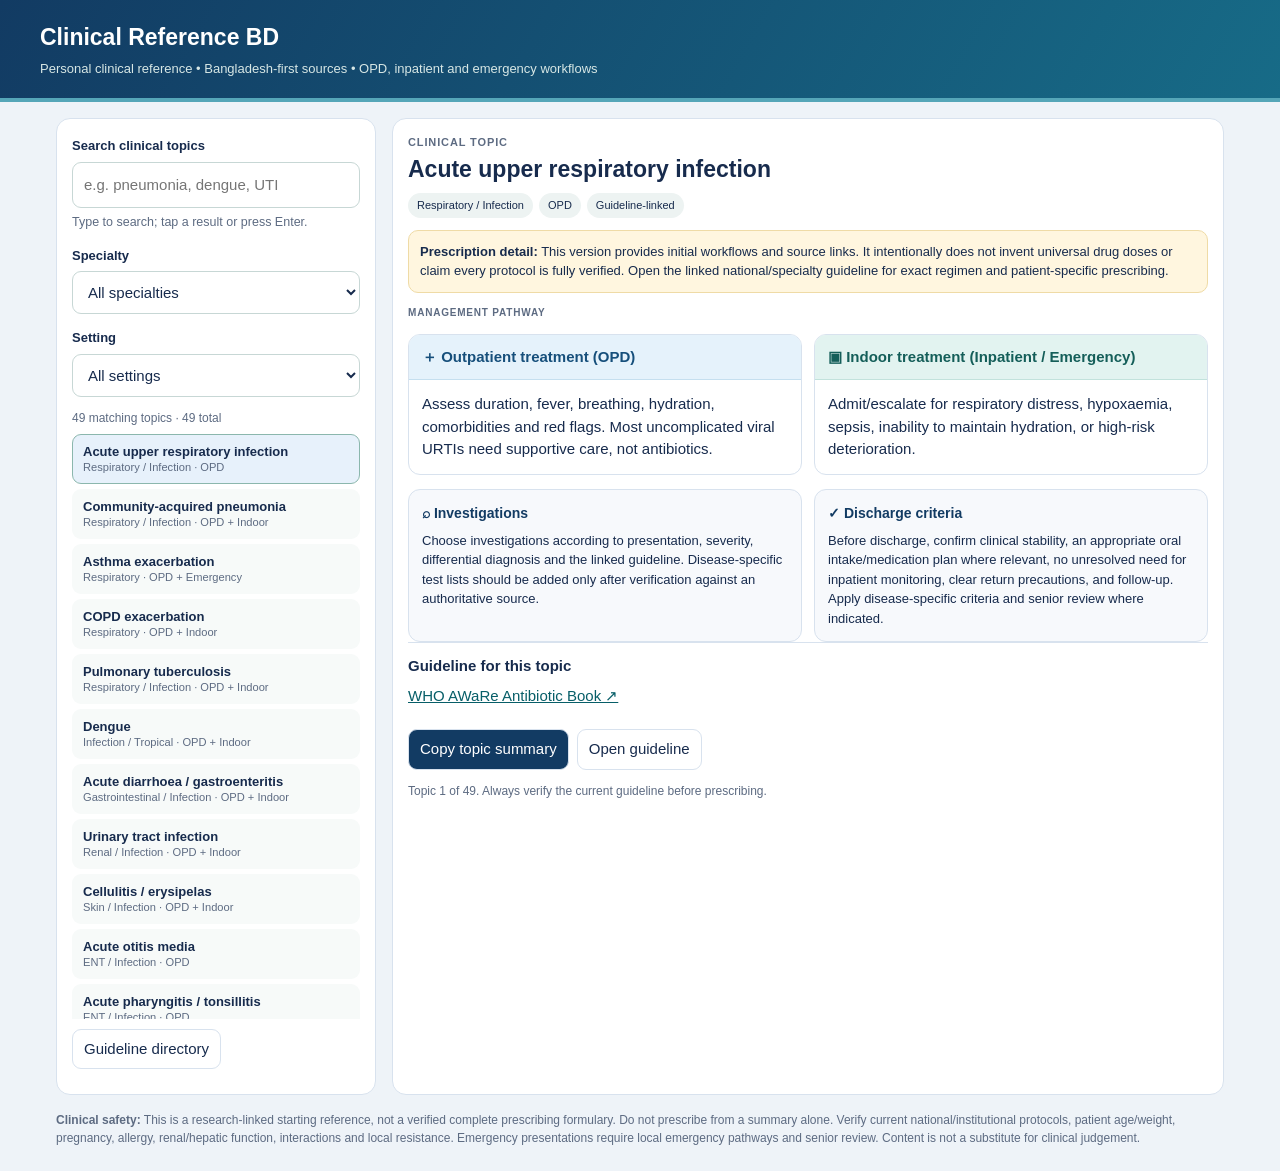
<file: index.html..html>
<!doctype html><html lang="en"><head><meta charset="utf-8"><meta name="viewport" content="width=device-width,initial-scale=1"><meta name="theme-color" content="#123b63"><title>Clinical Reference BD — Hospital Interface</title>
<style>
:root{--ink:#172b4d;--muted:#5d6b82;--bg:#eef3f8;--panel:#fff;--line:#d8e2ee;--teal:#123b63;--pale:#e7f1fb;--amber:#fff6df;--red:#9f2d38}
*{box-sizing:border-box}body{margin:0;background:var(--bg);color:var(--ink);font:15px/1.5 -apple-system,BlinkMacSystemFont,"Segoe UI",sans-serif}header{background:linear-gradient(120deg,#123b63,#176b87);color:white;padding:20px max(16px,calc((100vw - 1200px)/2));border-bottom:4px solid #55a6b8}header h1{margin:0;font-size:23px}header p{margin:4px 0 0;color:#d7e7e5;font-size:13px}.wrap{max-width:1200px;margin:auto;padding:16px;display:grid;grid-template-columns:320px 1fr;gap:16px}.panel,.content{background:var(--panel);border:1px solid var(--line);border-radius:14px;padding:15px}.controls label{font-weight:700;font-size:13px}input,select{display:block;width:100%;padding:11px;border:1px solid #c7d7d5;border-radius:9px;margin:5px 0 12px;font:inherit;background:white;color:var(--ink)}.list{display:flex;flex-direction:column;gap:5px;max-height:65vh;overflow:auto}.item{cursor:pointer;text-align:left;background:#f7faf9;border:1px solid transparent;border-radius:9px;padding:9px 10px;color:var(--ink)}.item.active,.item:hover{background:var(--pale);border-color:#8bb7ad}.item strong{display:block;font-size:13px}.item small{color:var(--muted)}.count{font-size:12px;color:var(--muted);margin-bottom:7px}.kicker{font-size:11px;letter-spacing:.08em;text-transform:uppercase;color:var(--muted);font-weight:800}.content h2{margin:4px 0;font-size:23px;line-height:1.25}.meta{display:flex;flex-wrap:wrap;gap:6px;margin:10px 0}.tag{font-size:11px;background:#edf3f2;border-radius:20px;padding:4px 9px}.notice{background:var(--amber);border:1px solid #efdba6;border-radius:10px;padding:11px;font-size:13px;margin:12px 0}.tabs{display:flex;gap:7px;flex-wrap:wrap;margin:14px 0}.treatment-grid{display:grid;grid-template-columns:1fr 1fr;gap:12px;margin:14px 0}.treatment-card{border:1px solid var(--line);border-radius:12px;overflow:hidden;background:#fff}.treatment-card h3{margin:0;padding:11px 13px;font-size:15px}.treatment-card .card-body{padding:13px}.treatment-card p{margin:0}.treatment-card.outdoor h3{background:#e5f2fb;color:#164f7b;border-bottom:1px solid #c5dfef}.treatment-card.indoor h3{background:#e2f3f0;color:#145e59;border-bottom:1px solid #c2e2dc}.bottom-grid{display:grid;grid-template-columns:1fr 1fr;gap:12px;margin-top:14px}.bottom-card{background:#f7f9fc;border:1px solid var(--line);border-radius:12px;padding:13px}.bottom-card h3{margin:0 0 7px;font-size:14px;color:#123b63}.bottom-card p{margin:0;font-size:13px}.eyebrow{font-size:10px;letter-spacing:.08em;text-transform:uppercase;font-weight:800;color:var(--muted);margin-bottom:5px}.tab,button.action{border:1px solid var(--line);background:white;border-radius:9px;padding:8px 11px;cursor:pointer;color:var(--ink);font:inherit}.tab.active,button.action.primary{background:var(--teal);color:white}.section{padding:12px 0;border-top:1px solid var(--line)}.section h3{font-size:15px;margin:0 0 7px}.section p{margin:0}.source a,.sources a{color:#075e68;overflow-wrap:anywhere}.sources{display:grid;grid-template-columns:1fr 1fr;gap:9px}.sourcecard{border:1px solid var(--line);border-radius:10px;padding:11px}.sourcecard a{font-weight:700}.sourcecard small{display:block;color:var(--muted);margin-top:4px}.hidden{display:none}.footer{max-width:1200px;margin:auto;padding:0 16px 24px;color:var(--muted);font-size:12px}.toolbar{display:flex;gap:8px;flex-wrap:wrap;margin:10px 0}.empty{padding:35px;text-align:center;color:var(--muted)}@media(max-width:760px){.treatment-grid,.bottom-grid{grid-template-columns:1fr}.wrap{grid-template-columns:1fr;padding:9px}.panel,.content{padding:12px}.list{max-height:230px}.sources{grid-template-columns:1fr}header{padding:17px}.content h2{font-size:21px}}
</style></head><body>
<header><h1>Clinical Reference BD</h1><p>Personal clinical reference • Bangladesh-first sources • OPD, inpatient and emergency workflows</p></header>
<div class="wrap"><aside class="panel controls"><label for="search">Search clinical topics</label><input id="search" type="search" autocomplete="off" enterkeyhint="search" placeholder="e.g. pneumonia, dengue, UTI"><small style="display:block;color:var(--muted);margin:-7px 0 12px">Type to search; tap a result or press Enter.</small><label for="spec">Specialty</label><select id="spec"><option value="">All specialties</option></select><label for="setting">Setting</label><select id="setting"><option value="">All settings</option><option>OPD</option><option>OPD + Indoor</option><option>OPD + Emergency</option><option>Emergency</option><option>Emergency + Indoor</option><option>OPD + Indoor</option></select><div class="count" id="count"></div><div class="list" id="list"></div><div class="toolbar"><button class="action" id="allSources">Guideline directory</button></div></aside>
<section class="content" id="content" aria-live="polite"></section></div>
<div class="footer"><b>Clinical safety:</b> This is a research-linked starting reference, not a verified complete prescribing formulary. Do not prescribe from a summary alone. Verify current national/institutional protocols, patient age/weight, pregnancy, allergy, renal/hepatic function, interactions and local resistance. Emergency presentations require local emergency pathways and senior review. Content is not a substitute for clinical judgement.</div>
<script>
const DB={"conditions": [{"id": "c1", "name": "Acute upper respiratory infection", "specialty": "Respiratory / Infection", "setting": "OPD", "opd": "Assess duration, fever, breathing, hydration, comorbidities and red flags. Most uncomplicated viral URTIs need supportive care, not antibiotics.", "indoor": "Admit/escalate for respiratory distress, hypoxaemia, sepsis, inability to maintain hydration, or high-risk deterioration.", "source_name": "WHO AWaRe Antibiotic Book", "source_url": "https://www.who.int/publications/i/item/9789240062382"}, {"id": "c2", "name": "Community-acquired pneumonia", "specialty": "Respiratory / Infection", "setting": "OPD + Indoor", "opd": "Assess vitals, SpO₂, severity, comorbidities and oral intake. Use local CAP guidance for tests, antibiotic selection and duration; give explicit return precautions.", "indoor": "Assess oxygenation/sepsis, investigate as appropriate, start empiric treatment per local protocol and review cultures/response for de-escalation.", "source_name": "WHO AWaRe Antibiotic Book", "source_url": "https://www.who.int/publications/i/item/9789240062382"}, {"id": "c3", "name": "Asthma exacerbation", "specialty": "Respiratory", "setting": "OPD + Emergency", "opd": "Assess speech, work of breathing, RR, pulse, SpO₂ and peak flow if available. Treat per current asthma guideline, reassess response, review inhaler technique and controller plan.", "indoor": "Escalate immediately for exhaustion, altered consciousness, silent chest, cyanosis or deteriorating oxygenation; monitor and follow the local acute asthma pathway.", "source_name": "GINA Strategy Reports", "source_url": "https://ginasthma.org/reports/"}, {"id": "c4", "name": "COPD exacerbation", "specialty": "Respiratory", "setting": "OPD + Indoor", "opd": "Assess respiratory distress, SpO₂, baseline status and mimics. Use guideline-based bronchodilator/steroid/antibiotic decisions; antibiotics are not automatic for every exacerbation.", "indoor": "Check blood gas if respiratory failure suspected; use controlled oxygen when indicated, monitor for hypercapnia/acidosis and assess need for ventilatory support.", "source_name": "GOLD Reports", "source_url": "https://goldcopd.org/"}, {"id": "c5", "name": "Pulmonary tuberculosis", "specialty": "Respiratory / Infection", "setting": "OPD + Indoor", "opd": "Follow national TB diagnostic algorithm; assess cough, haemoptysis, weight loss, fever, contact history and infection-control needs. Do not start an ad hoc regimen.", "indoor": "Assess severity, complications and infectiousness; use national TB programme pathways, microbiology/drug-susceptibility results and treatment support.", "source_name": "Bangladesh National TB Programme / WHO", "source_url": "https://www.who.int/teams/global-tuberculosis-programme"}, {"id": "c6", "name": "Dengue", "specialty": "Infection / Tropical", "setting": "OPD + Indoor", "opd": "Assess illness day, warning signs, hydration, perfusion, urine output and comorbidities. Give return precautions and arrange illness-day-appropriate follow-up; avoid medicines that increase bleeding risk.", "indoor": "Admit/escalate for shock, significant bleeding, respiratory distress/fluid accumulation or severe organ involvement. Titrate fluids to physiology with repeated reassessment.", "source_name": "WHO dengue guidance", "source_url": "https://www.who.int/news-room/fact-sheets/detail/dengue-and-severe-dengue"}, {"id": "c7", "name": "Acute diarrhoea / gastroenteritis", "specialty": "Gastrointestinal / Infection", "setting": "OPD + Indoor", "opd": "Assess dehydration, blood in stool, fever, pain, duration and risk factors. Prioritize oral rehydration and nutrition; avoid routine antibiotics when not indicated.", "indoor": "Protocolized rehydration; monitor perfusion, urine output and electrolytes when indicated; investigate severe, bloody, persistent or high-risk presentations.", "source_name": "WHO diarrhoeal disease", "source_url": "https://www.who.int/news-room/fact-sheets/detail/diarrhoeal-disease"}, {"id": "c8", "name": "Urinary tract infection", "specialty": "Renal / Infection", "setting": "OPD + Indoor", "opd": "Distinguish lower UTI from pyelonephritis, pregnancy, obstruction and complicated infection. Culture when indicated and choose treatment using local susceptibility guidance.", "indoor": "Assess sepsis, obstruction, AKI and inability to take oral therapy; culture when feasible, start empiric treatment based on severity/local antibiogram and narrow to results.", "source_name": "WHO AWaRe Antibiotic Book", "source_url": "https://www.who.int/publications/i/item/9789240062382"}, {"id": "c9", "name": "Cellulitis / erysipelas", "specialty": "Skin / Infection", "setting": "OPD + Indoor", "opd": "Assess spread, systemic symptoms, abscess, diabetes and immune status. Choose antibiotic per local guidance and review if worsening or not improving.", "indoor": "Rapid progression, pain out of proportion, bullae, necrosis or systemic toxicity require urgent senior/surgical assessment; treat severe infection via local protocol.", "source_name": "Bangladesh STG on antibiotic use", "source_url": "https://amr.cdc.gov.bd/wp-content/uploads/2018/10/STG-guideline-for-antimicrobial-use-version-1.0-date-1-december21.pdf"}, {"id": "c10", "name": "Acute otitis media", "specialty": "ENT / Infection", "setting": "OPD", "opd": "Assess otoscopy, severity, duration, age, complications and allergy. Analgesia and observation may be appropriate in selected patients; use current local antibiotic guidance.", "indoor": "Escalate for mastoiditis, facial palsy, meningism, severe systemic illness or complications; select inpatient therapy with ENT/microbiology input.", "source_name": "WHO AWaRe Antibiotic Book", "source_url": "https://www.who.int/publications/i/item/9789240062382"}, {"id": "c11", "name": "Acute pharyngitis / tonsillitis", "specialty": "ENT / Infection", "setting": "OPD", "opd": "Assess airway, hydration, abscess signs and likelihood of streptococcal disease; avoid antibiotics for clearly viral illness and follow local testing/treatment guidance.", "indoor": "Admit/escalate for airway compromise, peritonsillar/deep-neck infection, inability to swallow fluids, sepsis or serious complications.", "source_name": "WHO AWaRe Antibiotic Book", "source_url": "https://www.who.int/publications/i/item/9789240062382"}, {"id": "c12", "name": "Acute sinusitis", "specialty": "ENT / Infection", "setting": "OPD", "opd": "Assess duration, severe symptoms, unilateral findings and orbital/neurological red flags. Many cases are viral; use local criteria for antibiotic consideration.", "indoor": "Urgent hospital/ENT review for orbital swelling, visual change, severe frontal headache, meningism, focal neurological signs or sepsis.", "source_name": "WHO AWaRe Antibiotic Book", "source_url": "https://www.who.int/publications/i/item/9789240062382"}, {"id": "c13", "name": "Acute meningitis", "specialty": "Neurology / Infection / Emergency", "setting": "Emergency", "opd": "Suspected meningitis is not routine OPD care: arrange emergency transfer/admission immediately. Do not wait for the full classic symptom pattern.", "indoor": "Stabilize ABCs; obtain cultures and perform LP only when safe and without delaying time-critical treatment. Start empiric therapy promptly per current age-specific local protocol.", "source_name": "WHO meningitis guideline (2025)", "source_url": "https://www.who.int/publications/i/item/9789240108042"}, {"id": "c14", "name": "Sepsis", "specialty": "Emergency / Multisystem", "setting": "Emergency + Indoor", "opd": "If suspected with instability, altered mental status, poor perfusion or respiratory distress, arrange emergency assessment. Screening scores do not replace clinical judgment.", "indoor": "Immediate ABC assessment, monitoring, IV access, urgent senior review, appropriate cultures/lactate without delaying time-critical antimicrobials, source control and repeated reassessment.", "source_name": "Surviving Sepsis Campaign", "source_url": "https://www.sccm.org/SurvivingSepsisCampaign/Guidelines/Adult-Patients"}, {"id": "c15", "name": "Acute coronary syndrome", "specialty": "Cardiovascular / Emergency", "setting": "Emergency + Indoor", "opd": "Suspected ACS is not routine OPD treatment. Arrange emergency assessment; obtain ECG promptly if available without delaying transfer.", "indoor": "Activate local ACS pathway; serial ECG/troponin, risk assessment, antithrombotic and reperfusion decisions per current protocol and contraindications.", "source_name": "NICE Acute Coronary Syndromes", "source_url": "https://www.nice.org.uk/guidance/ng185"}, {"id": "c16", "name": "Heart failure exacerbation", "specialty": "Cardiovascular", "setting": "OPD + Indoor", "opd": "Assess dyspnoea, orthopnoea, oedema, weight change, vitals, SpO₂, medication adherence and precipitating factors. Unstable patients need emergency assessment.", "indoor": "Monitor oxygenation, renal function, electrolytes and fluid status; treat precipitant and congestion per current guideline; escalate for shock, severe hypoxaemia or arrhythmia.", "source_name": "ESC Clinical Practice Guidelines", "source_url": "https://www.escardio.org/Guidelines/Clinical-Practice-Guidelines"}, {"id": "c17", "name": "Hypertension", "specialty": "Cardiovascular", "setting": "OPD + Emergency", "opd": "Confirm BP with correct technique/repeat measurement; assess risk, adherence, medicines and target-organ disease. Use national guideline for individualized long-term therapy.", "indoor": "Severe BP with acute target-organ injury is an emergency. Avoid precipitous reduction unless the specific emergency protocol indicates it.", "source_name": "WHO hypertension guideline", "source_url": "https://www.who.int/publications/i/item/9789240033986"}, {"id": "c18", "name": "Type 2 diabetes", "specialty": "Endocrine / Metabolic", "setting": "OPD + Indoor", "opd": "Confirm diagnosis; assess HbA1c/glucose, BP, lipids, renal function and complications. Individualize lifestyle and medication plan for comorbidity, affordability and hypoglycaemia risk.", "indoor": "Assess DKA/HHS, infection, dehydration, altered mental status and hypoglycaemia. Use a monitored inpatient protocol and make a safe medication/discharge plan.", "source_name": "DGHS Bangladesh publications", "source_url": "https://dghs.gov.bd/pages/publications"}, {"id": "c19", "name": "Hypoglycaemia", "specialty": "Endocrine / Emergency", "setting": "Emergency + Indoor", "opd": "Check glucose immediately in symptomatic or altered patients; identify insulin/sulfonylurea use, missed meals and precipitating illness. Treat promptly per protocol and recheck.", "indoor": "If consciousness impaired, treat via emergency protocol and protect airway; monitor recurrence, review medication/renal function and investigate prolonged or recurrent episodes.", "source_name": "WHO / local emergency protocol", "source_url": "https://www.who.int/health-topics/diabetes"}, {"id": "c20", "name": "Diabetic ketoacidosis / hyperosmolar state", "specialty": "Endocrine / Emergency", "setting": "Emergency + Indoor", "opd": "Suspected DKA/HHS requires urgent hospital assessment, not routine OPD treatment. Check glucose, ketones, electrolytes, renal function and acid-base status.", "indoor": "Use a monitored institutional protocol for fluids, insulin, potassium and precipitant treatment; serially reassess glucose, electrolytes, osmolality/ketones and mental status.", "source_name": "NICE guidance library", "source_url": "https://www.nice.org.uk/guidance/published?ngt=NICE+guidelines"}, {"id": "c21", "name": "Acute kidney injury", "specialty": "Renal", "setting": "OPD + Indoor", "opd": "Assess baseline/current creatinine, urine output, volume status, BP, infection/obstruction and nephrotoxic medicines. Urgent evaluation for oliguria, severe AKI or suspected complications.", "indoor": "Check potassium/acid-base status, fluid status and obstruction; adjust medicines and seek urgent renal support for refractory complications or fluid overload.", "source_name": "NICE AKI guideline", "source_url": "https://www.nice.org.uk/guidance/ng148"}, {"id": "c22", "name": "Chronic kidney disease", "specialty": "Renal", "setting": "OPD + Indoor", "opd": "Confirm chronicity; stage with eGFR and albuminuria; assess BP, diabetes, medicines, anaemia and cardiovascular risk. Review renal dosing and follow-up interval.", "indoor": "Admit for acute complications such as pulmonary oedema, dangerous electrolyte disturbance, severe acidosis or uraemic complications; coordinate nephrology care.", "source_name": "KDIGO Guidelines", "source_url": "https://kdigo.org/guidelines/"}, {"id": "c23", "name": "Anaemia", "specialty": "Haematology", "setting": "OPD + Indoor", "opd": "Assess symptoms, bleeding, pregnancy, diet and chronic disease. Use CBC indices and targeted investigations; do not prescribe iron for every low Hb without considering cause.", "indoor": "Stabilize significant bleeding/instability. Transfusion decisions depend on symptoms, haemodynamics, comorbidity and current guidance—not Hb alone.", "source_name": "WHO anaemia information", "source_url": "https://www.who.int/health-topics/anaemia"}, {"id": "c24", "name": "Upper GI bleeding", "specialty": "Gastrointestinal / Emergency", "setting": "Emergency + Indoor", "opd": "Haematemesis, melaena, syncope or shock needs emergency referral, not routine OPD care. Assess haemodynamics, medicines and bleeding risk.", "indoor": "Resuscitate and risk-stratify; arrange urgent endoscopy and cause-specific treatment per institutional GI-bleed pathway; review antithrombotic medicines.", "source_name": "NICE guidance library", "source_url": "https://www.nice.org.uk/guidance/published?ngt=NICE+guidelines"}, {"id": "c25", "name": "Dyspepsia / peptic ulcer disease", "specialty": "Gastrointestinal", "setting": "OPD + Indoor", "opd": "Screen for bleeding, dysphagia, persistent vomiting, weight loss, anaemia and NSAID use. Consider H. pylori testing or acid suppression per local guidance.", "indoor": "Bleeding, suspected perforation or obstruction requires emergency hospital management, stabilization and specialist pathway.", "source_name": "ACG Clinical Guidelines", "source_url": "https://gi.org/clinical-guidelines/"}, {"id": "c26", "name": "Acute appendicitis", "specialty": "General Surgery / Emergency", "setting": "Emergency + Indoor", "opd": "Suspected appendicitis requires timely surgical assessment; assess pain progression, peritonism, fever and pregnancy differential. Avoid delaying referral for nonessential tests.", "indoor": "NPO as appropriate, analgesia/fluids, labs/imaging according to pathway, surgical review and antibiotics when indicated by local perioperative protocol.", "source_name": "WSES Guidelines", "source_url": "https://www.wses.org.uk/guidelines/"}, {"id": "c27", "name": "Acute cholecystitis", "specialty": "General Surgery / Gastrointestinal", "setting": "Emergency + Indoor", "opd": "Assess RUQ pain, fever, jaundice, sepsis and pancreatitis/cholangitis differentials. Arrange timely hospital assessment and imaging.", "indoor": "Supportive care, antibiotics when indicated and early surgical review per current local pathway; urgent escalation for cholangitis, sepsis or organ dysfunction.", "source_name": "WSES Guidelines", "source_url": "https://www.wses.org.uk/guidelines/"}, {"id": "c28", "name": "Acute pancreatitis", "specialty": "Gastrointestinal / Emergency", "setting": "Emergency + Indoor", "opd": "Suspected acute pancreatitis requires hospital assessment; assess pain, vomiting, dehydration and cause (gallstones, alcohol, medicines, triglycerides).", "indoor": "Monitor severity and organ failure; provide protocolized fluids/analgesia/nutrition, investigate cause and avoid routine prophylactic antibiotics without indication.", "source_name": "ACG Clinical Guidelines", "source_url": "https://gi.org/clinical-guidelines/"}, {"id": "c29", "name": "Stroke (suspected)", "specialty": "Neurology / Emergency", "setting": "Emergency + Indoor", "opd": "Sudden focal neurological deficit is time-critical: note last-known-well and activate emergency stroke transfer. Check glucose; do not delay referral.", "indoor": "Urgent brain imaging and stroke-team assessment; reperfusion eligibility and BP/antithrombotic decisions must follow current stroke protocol.", "source_name": "AHA/ASA Guidelines", "source_url": "https://www.ahajournals.org/journal/str"}, {"id": "c30", "name": "Seizure / status epilepticus", "specialty": "Neurology / Emergency", "setting": "Emergency + Indoor", "opd": "Protect from injury, time the seizure, check glucose and airway/breathing. First seizure, prolonged seizure, repeated seizures without recovery or pregnancy needs emergency care.", "indoor": "Status epilepticus is an emergency: follow institutional seizure algorithm, secure airway/monitoring, treat reversible causes and investigate precipitant.", "source_name": "NICE epilepsy guidance", "source_url": "https://www.nice.org.uk/guidance/ng217"}, {"id": "c31", "name": "Anaphylaxis", "specialty": "Emergency / Allergy", "setting": "Emergency", "opd": "Recognize sudden airway/breathing/circulatory compromise after likely trigger; do not wait for skin signs. Activate emergency response.", "indoor": "Immediate intramuscular adrenaline/epinephrine and ABC support according to local protocol; monitor, prepare for escalation and arrange observation/follow-up.", "source_name": "Resuscitation Council UK guidance", "source_url": "https://www.resus.org.uk/library/additional-guidance/guidance-anaphylaxis"}, {"id": "c32", "name": "Acute asthma in children", "specialty": "Paediatrics / Respiratory", "setting": "OPD + Emergency", "opd": "Assess age-appropriate work of breathing, speech/feeding, SpO₂, hydration and prior severe attacks. Follow current paediatric asthma pathway.", "indoor": "Urgent escalation for exhaustion, cyanosis, altered consciousness, silent chest or poor response; use age/weight-specific protocol and reassess frequently.", "source_name": "GINA Strategy Reports", "source_url": "https://ginasthma.org/reports/"}, {"id": "c33", "name": "Childhood pneumonia", "specialty": "Paediatrics / Infection", "setting": "OPD + Indoor", "opd": "Assess age, respiratory rate/work, SpO₂, feeding, hydration, danger signs and malnutrition. Use current Bangladesh/WHO age-specific algorithm.", "indoor": "Admit for danger signs, hypoxaemia, severe respiratory distress, inability to feed or complications; choose treatment by age, severity and current guideline.", "source_name": "WHO child pneumonia/diarrhoea guidance", "source_url": "https://www.who.int/health-topics/pneumonia"}, {"id": "c34", "name": "Otitis externa", "specialty": "ENT", "setting": "OPD", "opd": "Assess ear canal, pain, discharge, diabetes/immunosuppression and tympanic membrane when visible. Avoid unneeded systemic antibiotics; choose local treatment per guideline.", "indoor": "Urgent specialist review for systemic illness, spread, cranial neuropathy, severe pain in high-risk patient or suspected invasive disease.", "source_name": "NICE guidance library", "source_url": "https://www.nice.org.uk/guidance/published?ngt=NICE+guidelines"}, {"id": "c35", "name": "Scabies", "specialty": "Dermatology / Infection", "setting": "OPD", "opd": "Look for typical itch/distribution and household clustering; consider mimics. Treat patient and close contacts simultaneously using locally available guideline-recommended therapy; provide laundering/contact advice.", "indoor": "Consider admission/specialist input for crusted scabies, severe secondary infection, immunocompromise or outbreak-control needs.", "source_name": "WHO scabies information", "source_url": "https://www.who.int/news-room/fact-sheets/detail/scabies"}, {"id": "c36", "name": "Eczema / atopic dermatitis", "specialty": "Dermatology", "setting": "OPD", "opd": "Assess severity, infection, triggers, sleep impact and prior treatment. Use emollients and site/severity-appropriate anti-inflammatory therapy per current guideline.", "indoor": "Escalate for widespread severe disease, eczema herpeticum, systemic infection or failure of appropriate treatment; refer when diagnosis is uncertain or severe/refractory.", "source_name": "NICE guidance library", "source_url": "https://www.nice.org.uk/guidance/published?ngt=NICE+guidelines"}, {"id": "c37", "name": "Osteoarthritis", "specialty": "Musculoskeletal / Orthopaedics", "setting": "OPD", "opd": "Assess pain/function, red flags, trauma, inflammatory features and alternative diagnoses. Prioritize education, exercise/physiotherapy and weight management where relevant.", "indoor": "Urgent evaluation for hot swollen joint with fever, acute inability to bear weight after injury, neurovascular compromise or suspected fracture/infection.", "source_name": "NICE osteoarthritis guidance", "source_url": "https://www.nice.org.uk/guidance/ng226"}, {"id": "c38", "name": "Low back pain", "specialty": "Musculoskeletal / Orthopaedics", "setting": "OPD + Emergency", "opd": "Screen for cauda equina, progressive neurological deficit, cancer/infection/fracture risks and systemic illness. Encourage appropriate activity when no red flags.", "indoor": "Emergency MRI/specialist assessment for suspected cauda equina or serious pathology; treat cause-specific disease and avoid routine imaging in uncomplicated cases.", "source_name": "NICE low back pain/sciatica", "source_url": "https://www.nice.org.uk/guidance/ng59"}, {"id": "c39", "name": "Fracture / acute limb injury", "specialty": "Emergency / Orthopaedics", "setting": "Emergency + Indoor", "opd": "Assess mechanism, open wound, deformity, skin, distal pulses, capillary refill, sensation and motor function; document neurovascular status before/after splinting.", "indoor": "Open fracture, compartment syndrome, vascular compromise, dislocation or threatened skin needs urgent orthopaedic care; analgesia, immobilization, imaging and antibiotics/tetanus per trauma protocol.", "source_name": "NICE trauma guidance", "source_url": "https://www.nice.org.uk/guidance/published?ngt=NICE+guidelines"}, {"id": "c40", "name": "Deep vein thrombosis / pulmonary embolism", "specialty": "Vascular / Emergency", "setting": "OPD + Emergency", "opd": "Assess clinical probability and red flags; use validated pathway for D-dimer/imaging rather than symptoms alone. Suspected PE with instability is an emergency.", "indoor": "Urgent imaging/anticoagulation decisions per protocol, considering bleeding risk, renal function, pregnancy and haemodynamic status.", "source_name": "NICE venous thromboembolic diseases", "source_url": "https://www.nice.org.uk/guidance/ng158"}, {"id": "c41", "name": "Pregnancy with vaginal bleeding", "specialty": "Obstetrics / Emergency", "setting": "Emergency + Indoor", "opd": "Assess gestational age, pain, bleeding amount, syncope and haemodynamic stability; urgent referral if pregnancy-related bleeding is significant or ectopic pregnancy possible.", "indoor": "Stabilize ABCs, determine pregnancy location/viability and manage ectopic/miscarriage/late-pregnancy bleeding using obstetric emergency protocol.", "source_name": "NICE ectopic pregnancy and miscarriage", "source_url": "https://www.nice.org.uk/guidance/ng126"}, {"id": "c42", "name": "Pre-eclampsia / eclampsia", "specialty": "Obstetrics / Emergency", "setting": "Emergency + Indoor", "opd": "Pregnancy/postpartum hypertension with headache, visual symptoms, epigastric pain or seizure is an emergency; arrange immediate obstetric assessment.", "indoor": "Maternal stabilization, seizure/BP management, labs and fetal assessment according to obstetric protocol; definitive timing of delivery is specialist-led.", "source_name": "WHO maternal health guidance", "source_url": "https://www.who.int/health-topics/maternal-health"}, {"id": "c43", "name": "Postpartum haemorrhage", "specialty": "Obstetrics / Emergency", "setting": "Emergency + Indoor", "opd": "Heavy bleeding after birth is an emergency. Call for help, assess ABCs, uterine tone, placenta, trauma and shock.", "indoor": "Activate PPH protocol immediately: resuscitation, uterine massage/uterotonics and cause-specific interventions; monitor blood loss/coagulation and escalate to surgery/transfusion when indicated.", "source_name": "WHO postpartum haemorrhage guidance", "source_url": "https://www.who.int/health-topics/maternal-health"}, {"id": "c44", "name": "Acute urinary retention", "specialty": "Urology / Emergency", "setting": "Emergency + Indoor", "opd": "Assess painful inability to void, bladder distension, medications, neurological symptoms, infection and renal impairment.", "indoor": "Urgent decompression and monitoring per local protocol; assess urethral injury/stricture risk, renal function and cause; urgent urology review if catheterization fails or red flags exist.", "source_name": "NICE guidance library", "source_url": "https://www.nice.org.uk/guidance/published?ngt=NICE+guidelines"}, {"id": "c45", "name": "Acute bacterial prostatitis", "specialty": "Urology / Infection", "setting": "OPD + Indoor", "opd": "Assess fever, pelvic/perineal pain, urinary symptoms, retention and sepsis. Avoid prostatic massage in suspected acute bacterial prostatitis.", "indoor": "Admit for sepsis, retention, inability to take oral therapy or severe illness; culture and treat according to local resistance guidance, with urology input if complications.", "source_name": "WHO AWaRe Antibiotic Book", "source_url": "https://www.who.int/publications/i/item/9789240062382"}, {"id": "c46", "name": "Conjunctivitis", "specialty": "Ophthalmology", "setting": "OPD", "opd": "Assess vision, pain, photophobia, corneal involvement, contact lens use and neonatal status. Red eye with pain or reduced vision is not routine conjunctivitis.", "indoor": "Urgent ophthalmology review for visual loss, severe pain, corneal opacity, chemical injury, trauma or neonatal conjunctivitis.", "source_name": "NICE guidance library", "source_url": "https://www.nice.org.uk/guidance/published?ngt=NICE+guidelines"}, {"id": "c47", "name": "Acute angle-closure glaucoma", "specialty": "Ophthalmology / Emergency", "setting": "Emergency", "opd": "Severe painful red eye, blurred vision/haloes, headache, nausea or a fixed mid-dilated pupil requires immediate emergency ophthalmology referral.", "indoor": "Urgent pressure-lowering treatment and definitive ophthalmic intervention per specialist protocol; do not delay transfer.", "source_name": "NICE guidance library", "source_url": "https://www.nice.org.uk/guidance/published?ngt=NICE+guidelines"}, {"id": "c48", "name": "Iron deficiency anaemia", "specialty": "Haematology", "setting": "OPD + Indoor", "opd": "Confirm iron deficiency and investigate the cause (menstrual/GI blood loss, diet, pregnancy, malabsorption) rather than treating Hb alone.", "indoor": "Urgent stabilization for significant bleeding/instability; transfusion is not routine for stable iron deficiency. Arrange cause-specific treatment and follow-up response.", "source_name": "WHO anaemia information", "source_url": "https://www.who.int/health-topics/anaemia"}, {"id": "c49", "name": "Fever of unknown source / acute fever", "specialty": "Infection / General", "setting": "OPD + Indoor", "opd": "Assess duration, travel/exposure, local epidemiology, vital signs, danger signs, pregnancy and immunocompromise; avoid indiscriminate antibiotics.", "indoor": "Admit/escalate for instability, altered consciousness, respiratory distress, severe dehydration, bleeding or organ dysfunction; test based on history and local epidemiology.", "source_name": "Bangladesh STG on antibiotic use", "source_url": "https://amr.cdc.gov.bd/wp-content/uploads/2018/10/STG-guideline-for-antimicrobial-use-version-1.0-date-1-december21.pdf"}], "sources": [{"name": "Bangladesh DGHS — Standard Treatment Guidelines on antibiotic use in common infectious diseases (2021)", "url": "https://amr.cdc.gov.bd/wp-content/uploads/2018/10/STG-guideline-for-antimicrobial-use-version-1.0-date-1-december21.pdf", "type": "Bangladesh official guideline"}, {"name": "Bangladesh DGHS — AMR resources and STG listing", "url": "https://dghs.gov.bd/pages/static-pages/6922de08933eb65569e17b27", "type": "Bangladesh official source"}, {"name": "Bangladesh DGHS — National publications (includes diabetes and hypertension guidelines)", "url": "https://dghs.gov.bd/pages/publications", "type": "Bangladesh official source"}, {"name": "WHO AWaRe Antibiotic Book (choice, dose, route, duration for common infections)", "url": "https://www.who.int/publications/i/item/9789240062382", "type": "International guideline"}, {"name": "WHO meningitis diagnosis, treatment and care guideline (2025)", "url": "https://www.who.int/publications/i/item/9789240108042", "type": "International guideline"}, {"name": "GINA asthma strategy reports", "url": "https://ginasthma.org/reports/", "type": "Specialty guideline"}, {"name": "GOLD COPD reports", "url": "https://goldcopd.org/", "type": "Specialty guideline"}, {"name": "NICE guideline library", "url": "https://www.nice.org.uk/guidance/published?ngt=NICE+guidelines", "type": "Specialty guideline"}, {"name": "NICE acute kidney injury (NG148)", "url": "https://www.nice.org.uk/guidance/ng148", "type": "Specialty guideline"}, {"name": "NICE venous thromboembolic diseases (NG158)", "url": "https://www.nice.org.uk/guidance/ng158", "type": "Specialty guideline"}, {"name": "Surviving Sepsis Campaign adult guidelines", "url": "https://www.sccm.org/SurvivingSepsisCampaign/Guidelines/Adult-Patients", "type": "Specialty guideline"}, {"name": "ESC clinical practice guidelines", "url": "https://www.escardio.org/Guidelines/Clinical-Practice-Guidelines", "type": "Specialty guideline"}, {"name": "KDIGO clinical practice guidelines", "url": "https://kdigo.org/guidelines/", "type": "Specialty guideline"}, {"name": "ACG clinical guidelines", "url": "https://gi.org/clinical-guidelines/", "type": "Specialty guideline"}, {"name": "WSES guidelines", "url": "https://www.wses.org.uk/guidelines/", "type": "Surgery guideline"}, {"name": "WHO dengue and severe dengue", "url": "https://www.who.int/news-room/fact-sheets/detail/dengue-and-severe-dengue", "type": "International guideline"}]};const $=x=>document.getElementById(x);let active=DB.conditions[0].id,mode='opd';
const esc=s=>String(s).replace(/[&<>"']/g,c=>({'&':'&amp;','<':'&lt;','>':'&gt;','"':'&quot;',"'":'&#39;'}[c]));
[...new Set(DB.conditions.map(x=>x.specialty))].sort().forEach(s=>{let o=document.createElement('option');o.value=s;o.textContent=s;$('spec').append(o)});
function normalize(s){return String(s||'').toLowerCase().normalize('NFD').replace(/[\u0300-\u036f]/g,'').replace(/[^a-z0-9]+/g,' ').trim()}
const ALIASES={
 'community acquired pneumonia':'cap pneumonia chest infection', 'acute upper respiratory infection':'urti common cold viral cold',
 'pulmonary tuberculosis':'tb tuberculosis', 'urinary tract infection':'uti cystitis urine infection',
 'acute diarrhoea gastroenteritis':'diarrhea diarrhoea loose motion food poisoning', 'dengue':'dengue fever',
 'acute coronary syndrome':'acs heart attack myocardial infarction chest pain', 'type 2 diabetes mellitus':'diabetes dm hyperglycemia',
 'hypertension':'high blood pressure bp', 'acute kidney injury':'aki renal failure',
 'chronic kidney disease':'ckd renal disease', 'diabetic ketoacidosis':'dka ketoacidosis',
 'deep vein thrombosis pulmonary embolism':'dvt pe blood clot', 'postpartum haemorrhage':'pph postpartum hemorrhage',
 'pre eclampsia eclampsia':'preeclampsia eclampsia pregnancy hypertension', 'acute bacterial prostatitis':'prostatitis',
 'acute angle closure glaucoma':'glaucoma painful red eye', 'iron deficiency anaemia':'iron deficiency anemia ida',
 'community acquired pneumonia':'cap pneumonia chest infection', 'asthma exacerbation':'asthma wheeze',
 'chronic obstructive pulmonary disease exacerbation':'copd', 'acute otitis media':'ear infection',
 'pharyngitis tonsillitis':'sore throat tonsillitis', 'cellulitis erysipelas':'skin infection',
 'upper gastrointestinal bleed':'ugib haematemesis melena', 'acute urinary retention':'urine retention unable to urinate'
};
function getMatches(){let q=normalize($('search').value),sp=$('spec').value,st=$('setting').value;return DB.conditions.filter(c=>{let hay=normalize([c.name,c.specialty,c.setting,c.opd,c.indoor,ALIASES[c.name]||''].join(' '));return(!sp||c.specialty===sp)&&(!st||c.setting===st)&&(!q||hay.includes(q))})}
function chooseTopic(id){active=id;mode='opd';renderList();renderContent();if(window.matchMedia('(max-width:760px)').matches)$('content').scrollIntoView({behavior:'smooth',block:'start'})}
function renderList(){let arr=getMatches();$('count').textContent=arr.length+' matching topic'+(arr.length===1?'':'s')+' · '+DB.conditions.length+' total';$('list').innerHTML=arr.map(c=>`<button type="button" class="item ${c.id===active?'active':''}" data-id="${c.id}"><strong>${esc(c.name)}</strong><small>${esc(c.specialty)} · ${esc(c.setting)}</small></button>`).join('')||'<p class="empty">No matching topics. Try a broader term, e.g. “infection”, “pain” or “fever”.</p>';document.querySelectorAll('.item').forEach(b=>b.addEventListener('click',()=>chooseTopic(b.dataset.id)));if($('search').value.trim()&&arr.length===1&&arr[0].id!==active){active=arr[0].id;mode='opd';renderContent()}}
function sourcesPage(){mode='sources';$('content').innerHTML=`<div class="kicker">Reference directory</div><h2>Clinical guideline sources</h2><p>Use primary and national guidance where available. Each disease page links to a relevant source.</p><div class="sources">${DB.sources.map(s=>`<div class="sourcecard"><a href="${s.url}" target="_blank" rel="noopener">${esc(s.name)}</a><small>${esc(s.type)}</small></div>`).join('')}</div>`}
function renderContent(){if(mode==='sources'){sourcesPage();return}let matches=getMatches();let c=DB.conditions.find(x=>x.id===active);if($('search').value.trim()&&matches.length===0){$('content').innerHTML='<div class="kicker">Search</div><h2>No matching disease found</h2><p>Try a disease name, abbreviation, symptom, or clear the filters.</p>';return}if($('search').value.trim()&&matches.length&&(!c||!matches.some(x=>x.id===c.id)))c=matches[0];if(!c)return;$('content').innerHTML=`<div class="kicker">Clinical topic</div><h2>${esc(c.name)}</h2><div class="meta"><span class="tag">${esc(c.specialty)}</span><span class="tag">${esc(c.setting)}</span><span class="tag">Guideline-linked</span></div><div class="notice"><b>Prescription detail:</b> This version provides initial workflows and source links. It intentionally does not invent universal drug doses or claim every protocol is fully verified. Open the linked national/specialty guideline for exact regimen and patient-specific prescribing.</div><div class="eyebrow">Management pathway</div><div class="treatment-grid"><article class="treatment-card outdoor"><h3>＋ Outpatient treatment (OPD)</h3><div class="card-body"><p>${esc(c.opd)}</p></div></article><article class="treatment-card indoor"><h3>▣ Indoor treatment (Inpatient / Emergency)</h3><div class="card-body"><p>${esc(c.indoor)}</p></div></article></div><div class="bottom-grid"><section class="bottom-card"><h3>⌕ Investigations</h3><p>Choose investigations according to presentation, severity, differential diagnosis and the linked guideline. Disease-specific test lists should be added only after verification against an authoritative source.</p></section><section class="bottom-card"><h3>✓ Discharge criteria</h3><p>Before discharge, confirm clinical stability, an appropriate oral intake/medication plan where relevant, no unresolved need for inpatient monitoring, clear return precautions, and follow-up. Apply disease-specific criteria and senior review where indicated.</p></section></div><div class="section"><h3>Guideline for this topic</h3><p class="source"><a href="${c.source_url}" target="_blank" rel="noopener">${esc(c.source_name)} ↗</a></p></div><div class="toolbar"><button class="action primary" id="copy">Copy topic summary</button><button class="action" id="openSource">Open guideline</button></div><p class="count">Topic ${DB.conditions.findIndex(x=>x.id===c.id)+1} of ${DB.conditions.length}. Always verify the current guideline before prescribing.</p>`;$('opd').onclick=()=>{mode='opd';renderContent()};$('indoor').onclick=()=>{mode='indoor';renderContent()};$('sourceTab').onclick=()=>{window.open(c.source_url,'_blank','noopener')};$('openSource').onclick=()=>window.open(c.source_url,'_blank','noopener');$('copy').onclick=async()=>{let t=c.name+'\\nOPD: '+c.opd+'\\nIndoor/Emergency: '+c.indoor+'\\nSource: '+c.source_name+' — '+c.source_url;try{await navigator.clipboard.writeText(t);$('copy').textContent='Copied'}catch(e){prompt('Copy topic summary:',t)}}}
$('search').addEventListener('input',()=>{mode='opd';renderList();renderContent()});$('search').addEventListener('keydown',e=>{if(e.key==='Enter'){e.preventDefault();let a=getMatches();if(a.length)chooseTopic(a[0].id);else renderContent()}});$('spec').onchange=()=>{renderList();renderContent()};$('setting').onchange=()=>{renderList();renderContent()};$('allSources').onclick=sourcesPage;renderList();renderContent();
</script></body></html>
</file>
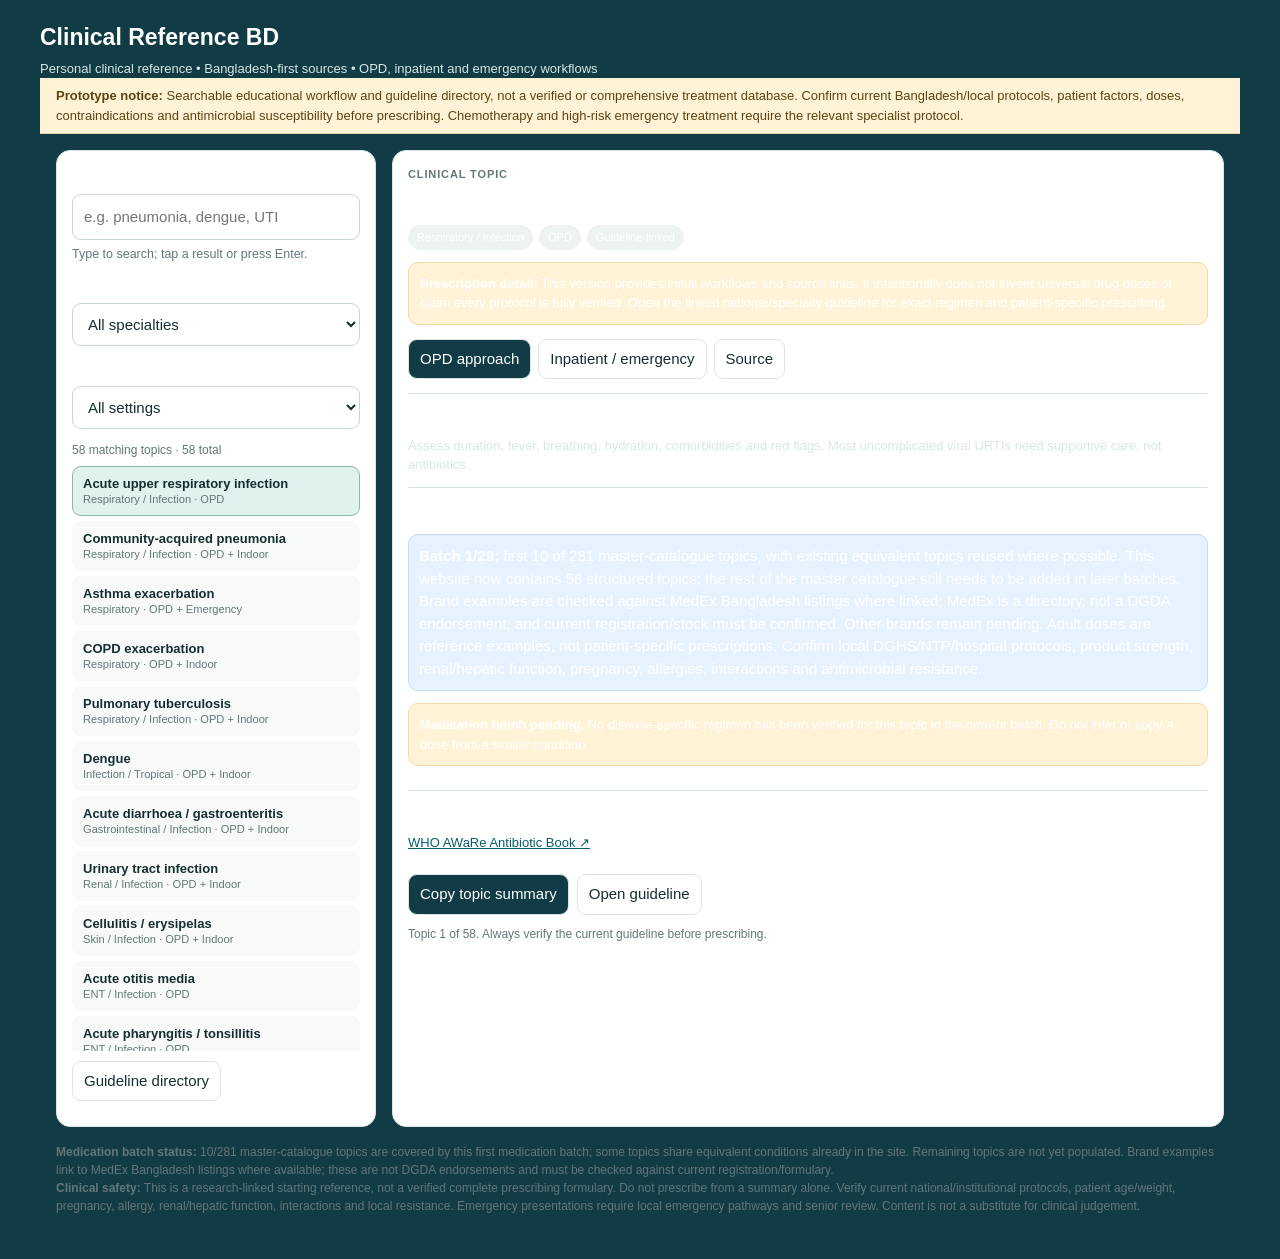
<file: Index.html.html>
<!doctype html><html lang="en"><head><meta charset="utf-8"><meta name="viewport" content="width=device-width,initial-scale=1"><meta name="theme-color" content="#123c45"><title>MEDx Clinical Reference BD — medication batch 1</title>
<style>
:root{--ink:#162d32;--muted:#63777a;--bg:#f1f6f5;--panel:#fff;--line:#dce7e5;--teal:#123c45;--pale:#e0f2ed;--amber:#fff3d7;--red:#8b2525}
*{box-sizing:border-box}body{margin:0;background:var(--bg);color:var(--ink);font:15px/1.5 -apple-system,BlinkMacSystemFont,"Segoe UI",sans-serif}header{background:var(--teal);color:white;padding:20px max(16px,calc((100vw - 1200px)/2))}header h1{margin:0;font-size:23px}header p{margin:4px 0 0;color:#d7e7e5;font-size:13px}.wrap{max-width:1200px;margin:auto;padding:16px;display:grid;grid-template-columns:320px 1fr;gap:16px}.panel,.content{background:var(--panel);border:1px solid var(--line);border-radius:14px;padding:15px}.controls label{font-weight:700;font-size:13px}input,select{display:block;width:100%;padding:11px;border:1px solid #c7d7d5;border-radius:9px;margin:5px 0 12px;font:inherit;background:white;color:var(--ink)}.list{display:flex;flex-direction:column;gap:5px;max-height:65vh;overflow:auto}.item{cursor:pointer;text-align:left;background:#f7faf9;border:1px solid transparent;border-radius:9px;padding:9px 10px;color:var(--ink)}.item.active,.item:hover{background:var(--pale);border-color:#8bb7ad}.item strong{display:block;font-size:13px}.item small{color:var(--muted)}.count{font-size:12px;color:var(--muted);margin-bottom:7px}.kicker{font-size:11px;letter-spacing:.08em;text-transform:uppercase;color:var(--muted);font-weight:800}.content h2{margin:4px 0;font-size:23px;line-height:1.25}.meta{display:flex;flex-wrap:wrap;gap:6px;margin:10px 0}.tag{font-size:11px;background:#edf3f2;border-radius:20px;padding:4px 9px}.notice{background:var(--amber);border:1px solid #efdba6;border-radius:10px;padding:11px;font-size:13px;margin:12px 0}.tabs{display:flex;gap:7px;flex-wrap:wrap;margin:14px 0}.tab,button.action{border:1px solid var(--line);background:white;border-radius:9px;padding:8px 11px;cursor:pointer;color:var(--ink);font:inherit}.tab.active,button.action.primary{background:var(--teal);color:white}.section{padding:12px 0;border-top:1px solid var(--line)}.section h3{font-size:15px;margin:0 0 7px}.section p{margin:0}.source a,.sources a{color:#075e68;overflow-wrap:anywhere}.sources{display:grid;grid-template-columns:1fr 1fr;gap:9px}.sourcecard{border:1px solid var(--line);border-radius:10px;padding:11px}.sourcecard a{font-weight:700}.sourcecard small{display:block;color:var(--muted);margin-top:4px}.hidden{display:none}.footer{max-width:1200px;margin:auto;padding:0 16px 24px;color:var(--muted);font-size:12px}.toolbar{display:flex;gap:8px;flex-wrap:wrap;margin:10px 0}.empty{padding:35px;text-align:center;color:var(--muted)}@media(max-width:760px){.wrap{grid-template-columns:1fr;padding:9px}.panel,.content{padding:12px}.list{max-height:230px}.sources{grid-template-columns:1fr}header{padding:17px}.content h2{font-size:21px}}
.medcard{border:1px solid var(--line);border-radius:11px;padding:12px;margin:10px 0;background:#fbfdfc}.medtitle{font-weight:800;font-size:15px;margin-bottom:9px;color:var(--teal)}.medgrid{display:grid;grid-template-columns:repeat(2,minmax(0,1fr));gap:9px}.medgrid>div{background:#f1f6f5;border-radius:8px;padding:8px;font-size:13px;overflow-wrap:anywhere}.medgrid b{font-size:11px;color:var(--muted);text-transform:uppercase;letter-spacing:.03em}.medcaution{font-size:13px;margin:10px 0}.batchnote{background:#e7f2ff;border:1px solid #c5dbf7;border-radius:10px;padding:10px;margin:12px 0}@media(max-width:520px){.medgrid{grid-template-columns:1fr}}</style></head><body>
<header><h1>Clinical Reference BD</h1><p>Personal clinical reference • Bangladesh-first sources • OPD, inpatient and emergency workflows</p><div class="version-note" role="note" style="max-width:1200px;margin:0 auto;padding:8px 16px;background:#fff3d7;color:#5d4310;font-size:13px;border-bottom:1px solid #e8d7a8"><strong>Prototype notice:</strong> Searchable educational workflow and guideline directory, not a verified or comprehensive treatment database. Confirm current Bangladesh/local protocols, patient factors, doses, contraindications and antimicrobial susceptibility before prescribing. Chemotherapy and high-risk emergency treatment require the relevant specialist protocol.</div>
<div class="wrap"><aside class="panel controls"><label for="search">Search clinical topics</label><input id="search" type="search" autocomplete="off" enterkeyhint="search" placeholder="e.g. pneumonia, dengue, UTI"><small style="display:block;color:var(--muted);margin:-7px 0 12px">Type to search; tap a result or press Enter.</small><label for="spec">Specialty</label><select id="spec"><option value="">All specialties</option></select><label for="setting">Setting</label><select id="setting"><option value="">All settings</option><option>OPD</option><option>OPD + Indoor</option><option>OPD + Emergency</option><option>Emergency</option><option>Emergency + Indoor</option><option>OPD + Indoor</option></select><div class="count" id="count"></div><div class="list" id="list"></div><div class="toolbar"><button class="action" id="allSources">Guideline directory</button></div></aside>
<section class="content" id="content" aria-live="polite"></section></div>
<div class="footer"><b>Medication batch status:</b> 10/281 master-catalogue topics are covered by this first medication batch; some topics share equivalent conditions already in the site. Remaining topics are not yet populated. Brand examples link to MedEx Bangladesh listings where available; these are not DGDA endorsements and must be checked against current registration/formulary. <br><b>Clinical safety:</b> This is a research-linked starting reference, not a verified complete prescribing formulary. Do not prescribe from a summary alone. Verify current national/institutional protocols, patient age/weight, pregnancy, allergy, renal/hepatic function, interactions and local resistance. Emergency presentations require local emergency pathways and senior review. Content is not a substitute for clinical judgement.</div>
<script>
const DB={"conditions":[{"id":"c1","name":"Acute upper respiratory infection","specialty":"Respiratory / Infection","setting":"OPD","opd":"Assess duration, fever, breathing, hydration, comorbidities and red flags. Most uncomplicated viral URTIs need supportive care, not antibiotics.","indoor":"Admit/escalate for respiratory distress, hypoxaemia, sepsis, inability to maintain hydration, or high-risk deterioration.","source_name":"WHO AWaRe Antibiotic Book","source_url":"https://www.who.int/publications/i/item/9789240062382"},{"id":"c2","name":"Community-acquired pneumonia","specialty":"Respiratory / Infection","setting":"OPD + Indoor","opd":"Assess vitals, SpO₂, severity, comorbidities and oral intake. Use local CAP guidance for tests, antibiotic selection and duration; give explicit return precautions.","indoor":"Assess oxygenation/sepsis, investigate as appropriate, start empiric treatment per local protocol and review cultures/response for de-escalation.","source_name":"WHO AWaRe Antibiotic Book","source_url":"https://www.who.int/publications/i/item/9789240062382"},{"id":"c3","name":"Asthma exacerbation","specialty":"Respiratory","setting":"OPD + Emergency","opd":"Assess speech, work of breathing, RR, pulse, SpO₂ and peak flow if available. Treat per current asthma guideline, reassess response, review inhaler technique and controller plan.","indoor":"Escalate immediately for exhaustion, altered consciousness, silent chest, cyanosis or deteriorating oxygenation; monitor and follow the local acute asthma pathway.","source_name":"GINA Strategy Reports","source_url":"https://ginasthma.org/reports/"},{"id":"c4","name":"COPD exacerbation","specialty":"Respiratory","setting":"OPD + Indoor","opd":"Assess respiratory distress, SpO₂, baseline status and mimics. Use guideline-based bronchodilator/steroid/antibiotic decisions; antibiotics are not automatic for every exacerbation.","indoor":"Check blood gas if respiratory failure suspected; use controlled oxygen when indicated, monitor for hypercapnia/acidosis and assess need for ventilatory support.","source_name":"GOLD Reports","source_url":"https://goldcopd.org/"},{"id":"c5","name":"Pulmonary tuberculosis","specialty":"Respiratory / Infection","setting":"OPD + Indoor","opd":"Follow national TB diagnostic algorithm; assess cough, haemoptysis, weight loss, fever, contact history and infection-control needs. Do not start an ad hoc regimen.","indoor":"Assess severity, complications and infectiousness; use national TB programme pathways, microbiology/drug-susceptibility results and treatment support.","source_name":"Bangladesh National TB Programme / WHO","source_url":"https://www.who.int/teams/global-tuberculosis-programme"},{"id":"c6","name":"Dengue","specialty":"Infection / Tropical","setting":"OPD + Indoor","opd":"Assess illness day, warning signs, hydration, perfusion, urine output and comorbidities. Give return precautions and arrange illness-day-appropriate follow-up; avoid medicines that increase bleeding risk.","indoor":"Admit/escalate for shock, significant bleeding, respiratory distress/fluid accumulation or severe organ involvement. Titrate fluids to physiology with repeated reassessment.","source_name":"WHO dengue guidance","source_url":"https://www.who.int/news-room/fact-sheets/detail/dengue-and-severe-dengue"},{"id":"c7","name":"Acute diarrhoea / gastroenteritis","specialty":"Gastrointestinal / Infection","setting":"OPD + Indoor","opd":"Assess dehydration, blood in stool, fever, pain, duration and risk factors. Prioritize oral rehydration and nutrition; avoid routine antibiotics when not indicated.","indoor":"Protocolized rehydration; monitor perfusion, urine output and electrolytes when indicated; investigate severe, bloody, persistent or high-risk presentations.","source_name":"WHO diarrhoeal disease","source_url":"https://www.who.int/news-room/fact-sheets/detail/diarrhoeal-disease"},{"id":"c8","name":"Urinary tract infection","specialty":"Renal / Infection","setting":"OPD + Indoor","opd":"Distinguish lower UTI from pyelonephritis, pregnancy, obstruction and complicated infection. Culture when indicated and choose treatment using local susceptibility guidance.","indoor":"Assess sepsis, obstruction, AKI and inability to take oral therapy; culture when feasible, start empiric treatment based on severity/local antibiogram and narrow to results.","source_name":"WHO AWaRe Antibiotic Book","source_url":"https://www.who.int/publications/i/item/9789240062382"},{"id":"c9","name":"Cellulitis / erysipelas","specialty":"Skin / Infection","setting":"OPD + Indoor","opd":"Assess spread, systemic symptoms, abscess, diabetes and immune status. Choose antibiotic per local guidance and review if worsening or not improving.","indoor":"Rapid progression, pain out of proportion, bullae, necrosis or systemic toxicity require urgent senior/surgical assessment; treat severe infection via local protocol.","source_name":"Bangladesh STG on antibiotic use","source_url":"https://amr.cdc.gov.bd/wp-content/uploads/2018/10/STG-guideline-for-antimicrobial-use-version-1.0-date-1-december21.pdf"},{"id":"c10","name":"Acute otitis media","specialty":"ENT / Infection","setting":"OPD","opd":"Assess otoscopy, severity, duration, age, complications and allergy. Analgesia and observation may be appropriate in selected patients; use current local antibiotic guidance.","indoor":"Escalate for mastoiditis, facial palsy, meningism, severe systemic illness or complications; select inpatient therapy with ENT/microbiology input.","source_name":"WHO AWaRe Antibiotic Book","source_url":"https://www.who.int/publications/i/item/9789240062382"},{"id":"c11","name":"Acute pharyngitis / tonsillitis","specialty":"ENT / Infection","setting":"OPD","opd":"Assess airway, hydration, abscess signs and likelihood of streptococcal disease; avoid antibiotics for clearly viral illness and follow local testing/treatment guidance.","indoor":"Admit/escalate for airway compromise, peritonsillar/deep-neck infection, inability to swallow fluids, sepsis or serious complications.","source_name":"WHO AWaRe Antibiotic Book","source_url":"https://www.who.int/publications/i/item/9789240062382"},{"id":"c12","name":"Acute sinusitis","specialty":"ENT / Infection","setting":"OPD","opd":"Assess duration, severe symptoms, unilateral findings and orbital/neurological red flags. Many cases are viral; use local criteria for antibiotic consideration.","indoor":"Urgent hospital/ENT review for orbital swelling, visual change, severe frontal headache, meningism, focal neurological signs or sepsis.","source_name":"WHO AWaRe Antibiotic Book","source_url":"https://www.who.int/publications/i/item/9789240062382"},{"id":"c13","name":"Acute meningitis","specialty":"Neurology / Infection / Emergency","setting":"Emergency","opd":"Suspected meningitis is not routine OPD care: arrange emergency transfer/admission immediately. Do not wait for the full classic symptom pattern.","indoor":"Stabilize ABCs; obtain cultures and perform LP only when safe and without delaying time-critical treatment. Start empiric therapy promptly per current age-specific local protocol.","source_name":"WHO meningitis guideline (2025)","source_url":"https://www.who.int/publications/i/item/9789240108042"},{"id":"c14","name":"Sepsis","specialty":"Emergency / Multisystem","setting":"Emergency + Indoor","opd":"If suspected with instability, altered mental status, poor perfusion or respiratory distress, arrange emergency assessment. Screening scores do not replace clinical judgment.","indoor":"Immediate ABC assessment, monitoring, IV access, urgent senior review, appropriate cultures/lactate without delaying time-critical antimicrobials, source control and repeated reassessment.","source_name":"Surviving Sepsis Campaign","source_url":"https://www.sccm.org/SurvivingSepsisCampaign/Guidelines/Adult-Patients"},{"id":"c15","name":"Acute coronary syndrome","specialty":"Cardiovascular / Emergency","setting":"Emergency + Indoor","opd":"Suspected ACS is not routine OPD treatment. Arrange emergency assessment; obtain ECG promptly if available without delaying transfer.","indoor":"Activate local ACS pathway; serial ECG/troponin, risk assessment, antithrombotic and reperfusion decisions per current protocol and contraindications.","source_name":"NICE Acute Coronary Syndromes","source_url":"https://www.nice.org.uk/guidance/ng185"},{"id":"c16","name":"Heart failure exacerbation","specialty":"Cardiovascular","setting":"OPD + Indoor","opd":"Assess dyspnoea, orthopnoea, oedema, weight change, vitals, SpO₂, medication adherence and precipitating factors. Unstable patients need emergency assessment.","indoor":"Monitor oxygenation, renal function, electrolytes and fluid status; treat precipitant and congestion per current guideline; escalate for shock, severe hypoxaemia or arrhythmia.","source_name":"ESC Clinical Practice Guidelines","source_url":"https://www.escardio.org/Guidelines/Clinical-Practice-Guidelines"},{"id":"c17","name":"Hypertension","specialty":"Cardiovascular","setting":"OPD + Emergency","opd":"Confirm BP with correct technique/repeat measurement; assess risk, adherence, medicines and target-organ disease. Use national guideline for individualized long-term therapy.","indoor":"Severe BP with acute target-organ injury is an emergency. Avoid precipitous reduction unless the specific emergency protocol indicates it.","source_name":"WHO hypertension guideline","source_url":"https://www.who.int/publications/i/item/9789240033986"},{"id":"c18","name":"Type 2 diabetes","specialty":"Endocrine / Metabolic","setting":"OPD + Indoor","opd":"Confirm diagnosis; assess HbA1c/glucose, BP, lipids, renal function and complications. Individualize lifestyle and medication plan for comorbidity, affordability and hypoglycaemia risk.","indoor":"Assess DKA/HHS, infection, dehydration, altered mental status and hypoglycaemia. Use a monitored inpatient protocol and make a safe medication/discharge plan.","source_name":"DGHS Bangladesh publications","source_url":"https://dghs.gov.bd/pages/publications"},{"id":"c19","name":"Hypoglycaemia","specialty":"Endocrine / Emergency","setting":"Emergency + Indoor","opd":"Check glucose immediately in symptomatic or altered patients; identify insulin/sulfonylurea use, missed meals and precipitating illness. Treat promptly per protocol and recheck.","indoor":"If consciousness impaired, treat via emergency protocol and protect airway; monitor recurrence, review medication/renal function and investigate prolonged or recurrent episodes.","source_name":"WHO / local emergency protocol","source_url":"https://www.who.int/health-topics/diabetes"},{"id":"c20","name":"Diabetic ketoacidosis / hyperosmolar state","specialty":"Endocrine / Emergency","setting":"Emergency + Indoor","opd":"Suspected DKA/HHS requires urgent hospital assessment, not routine OPD treatment. Check glucose, ketones, electrolytes, renal function and acid-base status.","indoor":"Use a monitored institutional protocol for fluids, insulin, potassium and precipitant treatment; serially reassess glucose, electrolytes, osmolality/ketones and mental status.","source_name":"NICE guidance library","source_url":"https://www.nice.org.uk/guidance/published?ngt=NICE+guidelines"},{"id":"c21","name":"Acute kidney injury","specialty":"Renal","setting":"OPD + Indoor","opd":"Assess baseline/current creatinine, urine output, volume status, BP, infection/obstruction and nephrotoxic medicines. Urgent evaluation for oliguria, severe AKI or suspected complications.","indoor":"Check potassium/acid-base status, fluid status and obstruction; adjust medicines and seek urgent renal support for refractory complications or fluid overload.","source_name":"NICE AKI guideline","source_url":"https://www.nice.org.uk/guidance/ng148"},{"id":"c22","name":"Chronic kidney disease","specialty":"Renal","setting":"OPD + Indoor","opd":"Confirm chronicity; stage with eGFR and albuminuria; assess BP, diabetes, medicines, anaemia and cardiovascular risk. Review renal dosing and follow-up interval.","indoor":"Admit for acute complications such as pulmonary oedema, dangerous electrolyte disturbance, severe acidosis or uraemic complications; coordinate nephrology care.","source_name":"KDIGO Guidelines","source_url":"https://kdigo.org/guidelines/"},{"id":"c23","name":"Anaemia","specialty":"Haematology","setting":"OPD + Indoor","opd":"Assess symptoms, bleeding, pregnancy, diet and chronic disease. Use CBC indices and targeted investigations; do not prescribe iron for every low Hb without considering cause.","indoor":"Stabilize significant bleeding/instability. Transfusion decisions depend on symptoms, haemodynamics, comorbidity and current guidance—not Hb alone.","source_name":"WHO anaemia information","source_url":"https://www.who.int/health-topics/anaemia"},{"id":"c24","name":"Upper GI bleeding","specialty":"Gastrointestinal / Emergency","setting":"Emergency + Indoor","opd":"Haematemesis, melaena, syncope or shock needs emergency referral, not routine OPD care. Assess haemodynamics, medicines and bleeding risk.","indoor":"Resuscitate and risk-stratify; arrange urgent endoscopy and cause-specific treatment per institutional GI-bleed pathway; review antithrombotic medicines.","source_name":"NICE guidance library","source_url":"https://www.nice.org.uk/guidance/published?ngt=NICE+guidelines"},{"id":"c25","name":"Dyspepsia / peptic ulcer disease","specialty":"Gastrointestinal","setting":"OPD + Indoor","opd":"Screen for bleeding, dysphagia, persistent vomiting, weight loss, anaemia and NSAID use. Consider H. pylori testing or acid suppression per local guidance.","indoor":"Bleeding, suspected perforation or obstruction requires emergency hospital management, stabilization and specialist pathway.","source_name":"ACG Clinical Guidelines","source_url":"https://gi.org/clinical-guidelines/"},{"id":"c26","name":"Acute appendicitis","specialty":"General Surgery / Emergency","setting":"Emergency + Indoor","opd":"Suspected appendicitis requires timely surgical assessment; assess pain progression, peritonism, fever and pregnancy differential. Avoid delaying referral for nonessential tests.","indoor":"NPO as appropriate, analgesia/fluids, labs/imaging according to pathway, surgical review and antibiotics when indicated by local perioperative protocol.","source_name":"WSES Guidelines","source_url":"https://www.wses.org.uk/guidelines/"},{"id":"c27","name":"Acute cholecystitis","specialty":"General Surgery / Gastrointestinal","setting":"Emergency + Indoor","opd":"Assess RUQ pain, fever, jaundice, sepsis and pancreatitis/cholangitis differentials. Arrange timely hospital assessment and imaging.","indoor":"Supportive care, antibiotics when indicated and early surgical review per current local pathway; urgent escalation for cholangitis, sepsis or organ dysfunction.","source_name":"WSES Guidelines","source_url":"https://www.wses.org.uk/guidelines/"},{"id":"c28","name":"Acute pancreatitis","specialty":"Gastrointestinal / Emergency","setting":"Emergency + Indoor","opd":"Suspected acute pancreatitis requires hospital assessment; assess pain, vomiting, dehydration and cause (gallstones, alcohol, medicines, triglycerides).","indoor":"Monitor severity and organ failure; provide protocolized fluids/analgesia/nutrition, investigate cause and avoid routine prophylactic antibiotics without indication.","source_name":"ACG Clinical Guidelines","source_url":"https://gi.org/clinical-guidelines/"},{"id":"c29","name":"Stroke (suspected)","specialty":"Neurology / Emergency","setting":"Emergency + Indoor","opd":"Sudden focal neurological deficit is time-critical: note last-known-well and activate emergency stroke transfer. Check glucose; do not delay referral.","indoor":"Urgent brain imaging and stroke-team assessment; reperfusion eligibility and BP/antithrombotic decisions must follow current stroke protocol.","source_name":"AHA/ASA Guidelines","source_url":"https://www.ahajournals.org/journal/str"},{"id":"c30","name":"Seizure / status epilepticus","specialty":"Neurology / Emergency","setting":"Emergency + Indoor","opd":"Protect from injury, time the seizure, check glucose and airway/breathing. First seizure, prolonged seizure, repeated seizures without recovery or pregnancy needs emergency care.","indoor":"Status epilepticus is an emergency: follow institutional seizure algorithm, secure airway/monitoring, treat reversible causes and investigate precipitant.","source_name":"NICE epilepsy guidance","source_url":"https://www.nice.org.uk/guidance/ng217"},{"id":"c31","name":"Anaphylaxis","specialty":"Emergency / Allergy","setting":"Emergency","opd":"Recognize sudden airway/breathing/circulatory compromise after likely trigger; do not wait for skin signs. Activate emergency response.","indoor":"Immediate intramuscular adrenaline/epinephrine and ABC support according to local protocol; monitor, prepare for escalation and arrange observation/follow-up.","source_name":"Resuscitation Council UK guidance","source_url":"https://www.resus.org.uk/library/additional-guidance/guidance-anaphylaxis"},{"id":"c32","name":"Acute asthma in children","specialty":"Paediatrics / Respiratory","setting":"OPD + Emergency","opd":"Assess age-appropriate work of breathing, speech/feeding, SpO₂, hydration and prior severe attacks. Follow current paediatric asthma pathway.","indoor":"Urgent escalation for exhaustion, cyanosis, altered consciousness, silent chest or poor response; use age/weight-specific protocol and reassess frequently.","source_name":"GINA Strategy Reports","source_url":"https://ginasthma.org/reports/"},{"id":"c33","name":"Childhood pneumonia","specialty":"Paediatrics / Infection","setting":"OPD + Indoor","opd":"Assess age, respiratory rate/work, SpO₂, feeding, hydration, danger signs and malnutrition. Use current Bangladesh/WHO age-specific algorithm.","indoor":"Admit for danger signs, hypoxaemia, severe respiratory distress, inability to feed or complications; choose treatment by age, severity and current guideline.","source_name":"WHO child pneumonia/diarrhoea guidance","source_url":"https://www.who.int/health-topics/pneumonia"},{"id":"c34","name":"Otitis externa","specialty":"ENT","setting":"OPD","opd":"Assess ear canal, pain, discharge, diabetes/immunosuppression and tympanic membrane when visible. Avoid unneeded systemic antibiotics; choose local treatment per guideline.","indoor":"Urgent specialist review for systemic illness, spread, cranial neuropathy, severe pain in high-risk patient or suspected invasive disease.","source_name":"NICE guidance library","source_url":"https://www.nice.org.uk/guidance/published?ngt=NICE+guidelines"},{"id":"c35","name":"Scabies","specialty":"Dermatology / Infection","setting":"OPD","opd":"Look for typical itch/distribution and household clustering; consider mimics. Treat patient and close contacts simultaneously using locally available guideline-recommended therapy; provide laundering/contact advice.","indoor":"Consider admission/specialist input for crusted scabies, severe secondary infection, immunocompromise or outbreak-control needs.","source_name":"WHO scabies information","source_url":"https://www.who.int/news-room/fact-sheets/detail/scabies"},{"id":"c36","name":"Eczema / atopic dermatitis","specialty":"Dermatology","setting":"OPD","opd":"Assess severity, infection, triggers, sleep impact and prior treatment. Use emollients and site/severity-appropriate anti-inflammatory therapy per current guideline.","indoor":"Escalate for widespread severe disease, eczema herpeticum, systemic infection or failure of appropriate treatment; refer when diagnosis is uncertain or severe/refractory.","source_name":"NICE guidance library","source_url":"https://www.nice.org.uk/guidance/published?ngt=NICE+guidelines"},{"id":"c37","name":"Osteoarthritis","specialty":"Musculoskeletal / Orthopaedics","setting":"OPD","opd":"Assess pain/function, red flags, trauma, inflammatory features and alternative diagnoses. Prioritize education, exercise/physiotherapy and weight management where relevant.","indoor":"Urgent evaluation for hot swollen joint with fever, acute inability to bear weight after injury, neurovascular compromise or suspected fracture/infection.","source_name":"NICE osteoarthritis guidance","source_url":"https://www.nice.org.uk/guidance/ng226"},{"id":"c38","name":"Low back pain","specialty":"Musculoskeletal / Orthopaedics","setting":"OPD + Emergency","opd":"Screen for cauda equina, progressive neurological deficit, cancer/infection/fracture risks and systemic illness. Encourage appropriate activity when no red flags.","indoor":"Emergency MRI/specialist assessment for suspected cauda equina or serious pathology; treat cause-specific disease and avoid routine imaging in uncomplicated cases.","source_name":"NICE low back pain/sciatica","source_url":"https://www.nice.org.uk/guidance/ng59"},{"id":"c39","name":"Fracture / acute limb injury","specialty":"Emergency / Orthopaedics","setting":"Emergency + Indoor","opd":"Assess mechanism, open wound, deformity, skin, distal pulses, capillary refill, sensation and motor function; document neurovascular status before/after splinting.","indoor":"Open fracture, compartment syndrome, vascular compromise, dislocation or threatened skin needs urgent orthopaedic care; analgesia, immobilization, imaging and antibiotics/tetanus per trauma protocol.","source_name":"NICE trauma guidance","source_url":"https://www.nice.org.uk/guidance/published?ngt=NICE+guidelines"},{"id":"c40","name":"Deep vein thrombosis / pulmonary embolism","specialty":"Vascular / Emergency","setting":"OPD + Emergency","opd":"Assess clinical probability and red flags; use validated pathway for D-dimer/imaging rather than symptoms alone. Suspected PE with instability is an emergency.","indoor":"Urgent imaging/anticoagulation decisions per protocol, considering bleeding risk, renal function, pregnancy and haemodynamic status.","source_name":"NICE venous thromboembolic diseases","source_url":"https://www.nice.org.uk/guidance/ng158"},{"id":"c41","name":"Pregnancy with vaginal bleeding","specialty":"Obstetrics / Emergency","setting":"Emergency + Indoor","opd":"Assess gestational age, pain, bleeding amount, syncope and haemodynamic stability; urgent referral if pregnancy-related bleeding is significant or ectopic pregnancy possible.","indoor":"Stabilize ABCs, determine pregnancy location/viability and manage ectopic/miscarriage/late-pregnancy bleeding using obstetric emergency protocol.","source_name":"NICE ectopic pregnancy and miscarriage","source_url":"https://www.nice.org.uk/guidance/ng126"},{"id":"c42","name":"Pre-eclampsia / eclampsia","specialty":"Obstetrics / Emergency","setting":"Emergency + Indoor","opd":"Pregnancy/postpartum hypertension with headache, visual symptoms, epigastric pain or seizure is an emergency; arrange immediate obstetric assessment.","indoor":"Maternal stabilization, seizure/BP management, labs and fetal assessment according to obstetric protocol; definitive timing of delivery is specialist-led.","source_name":"WHO maternal health guidance","source_url":"https://www.who.int/health-topics/maternal-health"},{"id":"c43","name":"Postpartum haemorrhage","specialty":"Obstetrics / Emergency","setting":"Emergency + Indoor","opd":"Heavy bleeding after birth is an emergency. Call for help, assess ABCs, uterine tone, placenta, trauma and shock.","indoor":"Activate PPH protocol immediately: resuscitation, uterine massage/uterotonics and cause-specific interventions; monitor blood loss/coagulation and escalate to surgery/transfusion when indicated.","source_name":"WHO postpartum haemorrhage guidance","source_url":"https://www.who.int/health-topics/maternal-health"},{"id":"c44","name":"Acute urinary retention","specialty":"Urology / Emergency","setting":"Emergency + Indoor","opd":"Assess painful inability to void, bladder distension, medications, neurological symptoms, infection and renal impairment.","indoor":"Urgent decompression and monitoring per local protocol; assess urethral injury/stricture risk, renal function and cause; urgent urology review if catheterization fails or red flags exist.","source_name":"NICE guidance library","source_url":"https://www.nice.org.uk/guidance/published?ngt=NICE+guidelines"},{"id":"c45","name":"Acute bacterial prostatitis","specialty":"Urology / Infection","setting":"OPD + Indoor","opd":"Assess fever, pelvic/perineal pain, urinary symptoms, retention and sepsis. Avoid prostatic massage in suspected acute bacterial prostatitis.","indoor":"Admit for sepsis, retention, inability to take oral therapy or severe illness; culture and treat according to local resistance guidance, with urology input if complications.","source_name":"WHO AWaRe Antibiotic Book","source_url":"https://www.who.int/publications/i/item/9789240062382"},{"id":"c46","name":"Conjunctivitis","specialty":"Ophthalmology","setting":"OPD","opd":"Assess vision, pain, photophobia, corneal involvement, contact lens use and neonatal status. Red eye with pain or reduced vision is not routine conjunctivitis.","indoor":"Urgent ophthalmology review for visual loss, severe pain, corneal opacity, chemical injury, trauma or neonatal conjunctivitis.","source_name":"NICE guidance library","source_url":"https://www.nice.org.uk/guidance/published?ngt=NICE+guidelines"},{"id":"c47","name":"Acute angle-closure glaucoma","specialty":"Ophthalmology / Emergency","setting":"Emergency","opd":"Severe painful red eye, blurred vision/haloes, headache, nausea or a fixed mid-dilated pupil requires immediate emergency ophthalmology referral.","indoor":"Urgent pressure-lowering treatment and definitive ophthalmic intervention per specialist protocol; do not delay transfer.","source_name":"NICE guidance library","source_url":"https://www.nice.org.uk/guidance/published?ngt=NICE+guidelines"},{"id":"c48","name":"Iron deficiency anaemia","specialty":"Haematology","setting":"OPD + Indoor","opd":"Confirm iron deficiency and investigate the cause (menstrual/GI blood loss, diet, pregnancy, malabsorption) rather than treating Hb alone.","indoor":"Urgent stabilization for significant bleeding/instability; transfusion is not routine for stable iron deficiency. Arrange cause-specific treatment and follow-up response.","source_name":"WHO anaemia information","source_url":"https://www.who.int/health-topics/anaemia"},{"id":"c49","name":"Fever of unknown source / acute fever","specialty":"Infection / General","setting":"OPD + Indoor","opd":"Assess duration, travel/exposure, local epidemiology, vital signs, danger signs, pregnancy and immunocompromise; avoid indiscriminate antibiotics.","indoor":"Admit/escalate for instability, altered consciousness, respiratory distress, severe dehydration, bleeding or organ dysfunction; test based on history and local epidemiology.","source_name":"Bangladesh STG on antibiotic use","source_url":"https://amr.cdc.gov.bd/wp-content/uploads/2018/10/STG-guideline-for-antimicrobial-use-version-1.0-date-1-december21.pdf"},{"id":"m1","name":"UTI (uncomplicated cystitis)","specialty":"Infection / Urology","setting":"OPD","opd":"Confirm lower-tract symptoms and exclude fever, flank pain, pregnancy, obstruction, catheter, male sex, renal impairment or systemic illness. Culture is important for atypical, recurrent, complicated or non-resolving infection. Local resistance patterns may change first choice.","indoor":"Fever, flank pain, sepsis, obstruction, pregnancy with systemic features or inability to take oral therapy requires assessment for pyelonephritis/complicated UTI and a local hospital antimicrobial pathway; nitrofurantoin is not appropriate for pyelonephritis.","source_name":"NICE: Lower UTI antimicrobial prescribing","source_url":"https://www.nice.org.uk/guidance/ng109/chapter/Recommendations"},{"id":"m3","name":"Asthma","specialty":"Respiratory","setting":"OPD + Emergency","opd":"Use an inhaled corticosteroid-containing strategy; check diagnosis, inhaler technique, adherence, triggers and exacerbation risk. Avoid SABA-only long-term treatment where guideline-directed ICS-containing treatment is available.","indoor":"Assess severity, oxygenation and response promptly. Severe/life-threatening attacks need emergency protocol, repeated inhaled bronchodilator, systemic corticosteroid and escalation/monitoring as indicated. Do not delay emergency care for a medication list.","source_name":"GINA 2025 Strategy Report","source_url":"https://ginasthma.org/wp-content/uploads/2025/07/GINA-2025-Strategy-Report_25_05_25-WMS-2.pdf"},{"id":"m4","name":"Type 2 diabetes mellitus","specialty":"Endocrine","setting":"OPD + Indoor","opd":"Choose glucose-lowering therapy based on glycaemia, cardiovascular disease, heart failure, CKD, weight, hypoglycaemia risk, pregnancy status, affordability and local availability. Cardiorenal-benefit agents may be indicated irrespective of metformin use.","indoor":"Acute illness, AKI, hypoxia, dehydration, fasting or surgery may require temporary medication adjustment. DKA/HHS, severe hypoglycaemia or inability to maintain hydration needs urgent protocol-based care. Do not initiate/continue metformin during significant acute kidney injury or severe hypoxia without reassessment.","source_name":"ADA Standards of Care in Diabetes—2026, Pharmacologic Approaches","source_url":"https://diabetesjournals.org/care/article/49/Supplement_1/S183/163934"},{"id":"m5","name":"Gastro-oesophageal reflux disease (GERD)","specialty":"Gastroenterology","setting":"OPD","opd":"For typical uncomplicated symptoms, consider a time-limited proton-pump inhibitor trial alongside lifestyle advice; reassess response and indication. Alarm features (dysphagia, GI bleeding, weight loss, persistent vomiting, anaemia) need prompt evaluation.","indoor":"Bleeding, suspected perforation, inability to swallow, severe chest pain or other alarm presentations require diagnostic assessment rather than empiric GERD treatment alone.","source_name":"NICE: Gastro-oesophageal reflux disease and dyspepsia in adults","source_url":"https://www.nice.org.uk/guidance/cg184"},{"id":"m6","name":"Ischaemic stroke","specialty":"Neurology / Emergency","setting":"Emergency","opd":"Suspected acute stroke is not an outpatient medication-start scenario. Activate emergency stroke pathway and record last-known-well time, glucose, vitals, anticoagulants and deficits.","indoor":"Urgent brain imaging is required before antithrombotic treatment. Thrombolysis/thrombectomy eligibility, BP targets, antiplatelet timing and anticoagulation depend on imaging, time window and specialist assessment; follow current stroke-unit protocol.","source_name":"AHA/ASA 2026 Early Management of Acute Ischaemic Stroke","source_url":"https://www.ahajournals.org/doi/10.1161/STR.0000000000000513"},{"id":"m7","name":"Major depressive disorder","specialty":"Mental health","setting":"OPD","opd":"Assess severity, bipolar symptoms, substance use, suicide/self-harm risk, pregnancy, interactions and patient preference. For mild illness, psychological interventions may be preferred; medication decisions should be shared and monitored.","indoor":"Urgent specialist/mental-health assessment for imminent self-harm risk, psychotic depression, mania, severe self-neglect or inability to maintain safety. Inpatient prescribing and monitoring should follow specialist plan.","source_name":"NICE: Depression in adults—treatment and management","source_url":"https://www.nice.org.uk/guidance/ng222/chapter/Recommendations"},{"id":"m8","name":"Acute kidney injury (AKI)","specialty":"Nephrology","setting":"Indoor","opd":"Suspected AKI requires prompt creatinine comparison, urine output, volume assessment, urinalysis and medication review. Identify and treat the cause; adjust renally cleared medicines.","indoor":"Review and withhold nephrotoxins/medicines that worsen the current physiology when appropriate; dose-adjust renally cleared drugs. Urgent nephrology/critical-care input for refractory hyperkalaemia, acidosis, pulmonary oedema, uraemic complications or rapidly progressive AKI. No universal drug reverses AKI.","source_name":"KDIGO: Acute Kidney Injury guideline","source_url":"https://kdigo.org/guidelines/acute-kidney-injury/"},{"id":"m9","name":"Iron-deficiency anaemia","specialty":"Haematology","setting":"OPD","opd":"Confirm iron deficiency and investigate the cause (menstrual/GI blood loss, diet, malabsorption, pregnancy or other causes). Choose oral iron based on elemental iron content, tolerance and local formulary; monitor haemoglobin response.","indoor":"Severe symptomatic anaemia, haemodynamic compromise, active bleeding or need for rapid correction requires hospital assessment. Transfusion is not routine for uncomplicated IDA; IV iron depends on indication and monitoring capability.","source_name":"AGA Clinical Practice Update: Management of Iron Deficiency Anemia (2024)","source_url":"https://gastro.org/clinical-guidance/management-of-iron-deficiency-anemia/"},{"id":"m10","name":"Rheumatoid arthritis","specialty":"Rheumatology","setting":"Specialist","opd":"Early rheumatology assessment and treat-to-target DMARD strategy are important. Screen for pregnancy, liver/renal disease, blood counts, hepatitis/TB risk and vaccination before immunosuppression. NSAIDs/steroids do not prevent joint damage.","indoor":"Septic arthritis must be considered urgently in a hot swollen joint, especially during immunosuppression. DMARD initiation/escalation and biologics require specialist assessment and laboratory/infection screening.","source_name":"American College of Rheumatology Guideline for Rheumatoid Arthritis","source_url":"https://pmc.ncbi.nlm.nih.gov/articles/9273041/"}],"sources":[{"name":"Bangladesh DGHS — Standard Treatment Guidelines on antibiotic use in common infectious diseases (2021)","url":"https://amr.cdc.gov.bd/wp-content/uploads/2018/10/STG-guideline-for-antimicrobial-use-version-1.0-date-1-december21.pdf","type":"Bangladesh official guideline"},{"name":"Bangladesh DGHS — AMR resources and STG listing","url":"https://dghs.gov.bd/pages/static-pages/6922de08933eb65569e17b27","type":"Bangladesh official source"},{"name":"Bangladesh DGHS — National publications (includes diabetes and hypertension guidelines)","url":"https://dghs.gov.bd/pages/publications","type":"Bangladesh official source"},{"name":"WHO AWaRe Antibiotic Book (choice, dose, route, duration for common infections)","url":"https://www.who.int/publications/i/item/9789240062382","type":"International guideline"},{"name":"WHO meningitis diagnosis, treatment and care guideline (2025)","url":"https://www.who.int/publications/i/item/9789240108042","type":"International guideline"},{"name":"GINA asthma strategy reports","url":"https://ginasthma.org/reports/","type":"Specialty guideline"},{"name":"GOLD COPD reports","url":"https://goldcopd.org/","type":"Specialty guideline"},{"name":"NICE guideline library","url":"https://www.nice.org.uk/guidance/published?ngt=NICE+guidelines","type":"Specialty guideline"},{"name":"NICE acute kidney injury (NG148)","url":"https://www.nice.org.uk/guidance/ng148","type":"Specialty guideline"},{"name":"NICE venous thromboembolic diseases (NG158)","url":"https://www.nice.org.uk/guidance/ng158","type":"Specialty guideline"},{"name":"Surviving Sepsis Campaign adult guidelines","url":"https://www.sccm.org/SurvivingSepsisCampaign/Guidelines/Adult-Patients","type":"Specialty guideline"},{"name":"ESC clinical practice guidelines","url":"https://www.escardio.org/Guidelines/Clinical-Practice-Guidelines","type":"Specialty guideline"},{"name":"KDIGO clinical practice guidelines","url":"https://kdigo.org/guidelines/","type":"Specialty guideline"},{"name":"ACG clinical guidelines","url":"https://gi.org/clinical-guidelines/","type":"Specialty guideline"},{"name":"WSES guidelines","url":"https://www.wses.org.uk/guidelines/","type":"Surgery guideline"},{"name":"WHO dengue and severe dengue","url":"https://www.who.int/news-room/fact-sheets/detail/dengue-and-severe-dengue","type":"International guideline"}]};const $=x=>document.getElementById(x);let active=DB.conditions[0].id,mode='opd';
const esc=s=>String(s).replace(/[&<>"']/g,c=>({'&':'&amp;','<':'&lt;','>':'&gt;','"':'&quot;',"'":'&#39;'}[c]));
[...new Set(DB.conditions.map(x=>x.specialty))].sort().forEach(s=>{let o=document.createElement('option');o.value=s;o.textContent=s;$('spec').append(o)});
function normalize(s){return String(s||'').toLowerCase().normalize('NFD').replace(/[\u0300-\u036f]/g,'').replace(/[^a-z0-9]+/g,' ').trim()}
const ALIASES={
 'community acquired pneumonia':'cap pneumonia chest infection', 'acute upper respiratory infection':'urti common cold viral cold',
 'pulmonary tuberculosis':'tb tuberculosis', 'urinary tract infection':'uti cystitis urine infection',
 'acute diarrhoea gastroenteritis':'diarrhea diarrhoea loose motion food poisoning', 'dengue':'dengue fever',
 'acute coronary syndrome':'acs heart attack myocardial infarction chest pain', 'type 2 diabetes mellitus':'diabetes dm hyperglycemia',
 'hypertension':'high blood pressure bp', 'acute kidney injury':'aki renal failure',
 'chronic kidney disease':'ckd renal disease', 'diabetic ketoacidosis':'dka ketoacidosis',
 'deep vein thrombosis pulmonary embolism':'dvt pe blood clot', 'postpartum haemorrhage':'pph postpartum hemorrhage',
 'pre eclampsia eclampsia':'preeclampsia eclampsia pregnancy hypertension', 'acute bacterial prostatitis':'prostatitis',
 'acute angle closure glaucoma':'glaucoma painful red eye', 'iron deficiency anaemia':'iron deficiency anemia ida',
 'community acquired pneumonia':'cap pneumonia chest infection', 'asthma exacerbation':'asthma wheeze',
 'chronic obstructive pulmonary disease exacerbation':'copd', 'acute otitis media':'ear infection',
 'pharyngitis tonsillitis':'sore throat tonsillitis', 'cellulitis erysipelas':'skin infection',
 'upper gastrointestinal bleed':'ugib haematemesis melena', 'acute urinary retention':'urine retention unable to urinate'
};
function getMatches(){let q=normalize($('search').value),sp=$('spec').value,st=$('setting').value;return DB.conditions.filter(c=>{let hay=normalize([c.name,c.specialty,c.setting,c.opd,c.indoor,ALIASES[c.name]||''].join(' '));return(!sp||c.specialty===sp)&&(!st||c.setting===st)&&(!q||hay.includes(q))})}
function chooseTopic(id){active=id;mode='opd';renderList();renderContent();if(window.matchMedia('(max-width:760px)').matches)$('content').scrollIntoView({behavior:'smooth',block:'start'})}

const MEDS={"m1":{"OPD":[{"generic":"Nitrofurantoin modified-release","brand":"Examples listed in MedEx BD: Euronit SR 100 mg; Nintoin SR 100 mg (confirm formulation and current availability)","dose":"100 mg","route":"Oral","frequency":"Twice daily","duration":"3 days","group":"Non-pregnant adult women with uncomplicated lower UTI; eGFR ≥45 mL/min/1.73 m²","cautions":"Do not use for pyelonephritis/systemic infection; review renal function, pregnancy, G6PD risk and prior culture/resistance. Men, pregnancy, recurrent/complicated infection require a different pathway.","source_name":"NICE NG109","source_url":"https://www.nice.org.uk/guidance/ng109/chapter/Recommendations","brand_url":"https://medex.com.bd/generics/814/nitrofurantoin/brand-names"}],"Indoor":[{"generic":"No universal inpatient regimen","brand":"Not applicable","dose":"Choose from local culture-guided pathway","route":"Oral/IV according to severity","frequency":"Protocol-dependent","duration":"Protocol-dependent","group":"Complicated UTI/pyelonephritis or systemic illness","cautions":"Obtain cultures when appropriate; use local antibiogram and renal-adjusted dosing. Nitrofurantoin is not suitable for renal parenchymal infection.","source_name":"NICE NG109","source_url":"https://www.nice.org.uk/guidance/ng109/chapter/Recommendations"}]},"m3":{"OPD":[{"generic":"Budesonide/formoterol (ICS-formoterol anti-inflammatory reliever; product-specific strength)","brand":"Examples listed in MedEx BD: Budefort 200/6; Budemet 200/6; Budison F (verify device and delivered dose; not interchangeable by name alone)","dose":"For GINA Track 1 adults/adolescents, 1 inhalation as needed of 200/6 microgram metered dose (delivered 160/4.5 microgram) product","route":"Inhalation","frequency":"As needed; maximum total 12 inhalations/24 h for this strength under GINA action plan","duration":"Ongoing asthma strategy; reassess control","group":"Adults/adolescents when this GINA regimen and specific inhaler are appropriate","cautions":"Device strength/delivered dose matters; follow product label/local protocol. Frequent need, severe symptoms or poor response requires urgent review. Do not apply this dose to all inhalers/ages.","source_name":"GINA 2025 Strategy Report","source_url":"https://ginasthma.org/wp-content/uploads/2025/07/GINA-2025-Strategy-Report_25_05_25-WMS-2.pdf","brand_url":"https://medex.com.bd/generics/150/budesonide-formoterol-fumarate/brand-names"}],"Indoor":[{"generic":"Prednisolone (adjunct for significant exacerbation)","brand":"Not yet verified against Bangladesh DGDA/brand register","dose":"40–50 mg","route":"Oral","frequency":"Once daily, preferably morning","duration":"5–7 days for adults/adolescents","group":"Adult/adolescent acute asthma exacerbation when systemic corticosteroid is indicated","cautions":"Assess severity and oxygenation; do not delay bronchodilator or emergency escalation. Review diabetes, infection and steroid risks. Paediatric dose differs.","source_name":"GINA 2025 Strategy Report","source_url":"https://ginasthma.org/wp-content/uploads/2025/07/GINA-2025-Strategy-Report_25_05_25-WMS-2.pdf"}]},"m4":{"OPD":[{"generic":"Metformin immediate-release (one possible option; not universally first-line)","brand":"Not yet verified against Bangladesh DGDA/brand register","dose":"500 mg","route":"Oral with food","frequency":"Once daily initially; titrate gradually as tolerated, often to twice daily","duration":"Long-term if appropriate; review glycaemia and renal function","group":"Selected adults with T2DM when suitable after comorbidity/pregnancy/renal assessment","cautions":"Do not use if eGFR <30; reassess at eGFR 30–45 and during acute illness, dehydration, hypoxia or AKI. Consider SGLT2 inhibitor/GLP-1 RA when cardiorenal indications apply.","source_name":"ADA Standards of Care 2026","source_url":"https://diabetesjournals.org/care/article/49/Supplement_1/S183/163934"}],"Indoor":[{"generic":"Insulin / glucose-lowering regimen","brand":"Product-dependent; local verification pending","dose":"Individualize to glucose, nutrition, renal function and acute diagnosis","route":"SC or IV only under the relevant protocol","frequency":"Protocol-dependent","duration":"During acute illness until stable transition plan","group":"Hospitalized patient with significant hyperglycaemia; DKA/HHS requires dedicated protocol","cautions":"Do not use this entry as a DKA/HHS insulin order. Monitor glucose, potassium, fluid status and renal function; prevent hypoglycaemia.","source_name":"ADA Standards of Care 2026","source_url":"https://diabetesjournals.org/care/article/49/Supplement_1/S183/163934"}]},"m5":{"OPD":[{"generic":"Omeprazole (proton-pump inhibitor)","brand":"Examples listed in MedEx BD: Cosec 20 mg; Omex 20 mg (confirm formulation and current availability)","dose":"20 mg","route":"Oral","frequency":"Once daily before food","duration":"Time-limited 4-week trial; reassess","group":"Adult with typical uncomplicated reflux symptoms","cautions":"Alarm features need evaluation. Review interactions, pregnancy, long-term indication and need for step-down/stop. Local guidance may specify another PPI/dose.","source_name":"NICE CG184","source_url":"https://www.nice.org.uk/guidance/cg184","brand_url":"https://medex.com.bd/generics/825/omeprazole/brand-names"}],"Indoor":[{"generic":"No universal inpatient GERD regimen","brand":"Not applicable","dose":"Treat the identified cause/complication","route":"Depends on presentation","frequency":"Protocol-dependent","duration":"Protocol-dependent","group":"Hospital presentation with alarm features or complications","cautions":"Do not assume chest pain or GI bleeding is uncomplicated reflux; investigate urgent alternatives.","source_name":"NICE CG184","source_url":"https://www.nice.org.uk/guidance/cg184"}]},"m6":{"OPD":[{"generic":"No outpatient medication initiation for suspected acute stroke","brand":"Not applicable","dose":"None before urgent assessment/imaging","route":"Not applicable","frequency":"Not applicable","duration":"Not applicable","group":"Any suspected acute stroke","cautions":"Emergency referral immediately; check glucose and last-known-well. Do not start antiplatelets/anticoagulants before brain imaging excludes haemorrhage.","source_name":"AHA/ASA 2026 acute ischaemic stroke guideline","source_url":"https://www.ahajournals.org/doi/10.1161/STR.0000000000000513"}],"Indoor":[{"generic":"Thrombolysis / antiplatelet therapy","brand":"Product and brand verification not applicable here","dose":"Eligibility-specific; e.g. tenecteplase 0.25 mg/kg IV (max 25 mg) only if eligible under current stroke protocol","route":"IV for thrombolysis","frequency":"Single protocol-defined administration","duration":"Acute, time-window dependent","group":"Selected adults with confirmed acute ischaemic stroke managed by an experienced stroke team","cautions":"High-risk specialist treatment: imaging, exact time window, contraindications, BP and weight verification are mandatory. Never use this as a stand-alone order. Antiplatelet timing differs after thrombolysis.","source_name":"AHA/ASA 2026 acute ischaemic stroke guideline","source_url":"https://www.ahajournals.org/doi/10.1161/STR.0000000000000513"}]},"m7":{"OPD":[{"generic":"Sertraline (example SSRI; choice must be individualized)","brand":"Not yet verified against Bangladesh DGDA/brand register","dose":"25–50 mg","route":"Oral","frequency":"Once daily; start lower when clinically indicated and titrate with review","duration":"Review response/tolerability within 2–4 weeks; continuation/maintenance individualized","group":"Selected adult with depression after assessment and shared decision","cautions":"Screen for bipolar disorder, suicidality, interactions/serotonergic drugs, hyponatraemia and bleeding risk. Discuss adverse/withdrawal effects; monitor early after starting or dose changes.","source_name":"NICE NG222","source_url":"https://www.nice.org.uk/guidance/ng222/chapter/Recommendations"}],"Indoor":[{"generic":"Psychiatric treatment plan","brand":"Specialist-selected; local brand verification pending","dose":"Individualized after risk and diagnosis assessment","route":"Oral or other route as indicated","frequency":"Individualized","duration":"Specialist-directed","group":"Severe depression, psychosis, mania, or acute self-harm risk","cautions":"Urgent safety assessment and specialist care; antidepressant monotherapy may be inappropriate in bipolar disorder.","source_name":"NICE NG222","source_url":"https://www.nice.org.uk/guidance/ng222/chapter/Recommendations"}]},"m8":{"OPD":[{"generic":"No drug directly reverses AKI","brand":"Not applicable","dose":"Medication review and cause-directed care","route":"Not applicable","frequency":"Ongoing review","duration":"Until renal function and cause stabilize","group":"Suspected or confirmed AKI","cautions":"Check volume status, urine output, creatinine, potassium and urinalysis; stop/adjust medicines as appropriate and avoid nephrotoxins when possible.","source_name":"KDIGO AKI guideline","source_url":"https://kdigo.org/guidelines/acute-kidney-injury/"}],"Indoor":[{"generic":"Cause-directed therapy and renal dose adjustment","brand":"Not applicable","dose":"No universal medication dose","route":"Cause-dependent","frequency":"Monitor and reassess","duration":"Until recovery or specialist plan","group":"Hospitalized AKI","cautions":"Dialysis indications and electrolyte emergencies require urgent specialist management. Diuretics are not a treatment to accelerate renal recovery except for volume management when indicated.","source_name":"KDIGO AKI guideline","source_url":"https://kdigo.org/guidelines/acute-kidney-injury/"}]},"m9":{"OPD":[{"generic":"Ferrous sulfate (oral iron; check elemental iron content of local product)","brand":"Not yet verified against Bangladesh DGDA/brand register","dose":"One standard ferrous sulfate tablet once daily (elemental iron content varies by formulation; verify product)","route":"Oral","frequency":"Once daily at most; alternate-day dosing may improve tolerance","duration":"Continue and monitor response; often continue about 3 months after Hb normalizes, guided by cause and labs","group":"Adult with confirmed iron-deficiency anaemia who can absorb/tolerate oral iron","cautions":"Investigate source of iron deficiency. Separate from interacting medicines as appropriate; GI effects common. IV iron if intolerance, poor response or malabsorption as indicated.","source_name":"AGA Clinical Practice Update 2024","source_url":"https://gastro.org/clinical-guidance/management-of-iron-deficiency-anemia/"}],"Indoor":[{"generic":"IV iron or transfusion only when specifically indicated","brand":"Product-specific; not yet verified","dose":"Depends on iron deficit, formulation, severity and local protocol","route":"IV for iron; blood components IV for selected indications","frequency":"Protocol-dependent","duration":"Protocol-dependent","group":"Severe symptomatic anaemia, active bleeding or inability to use oral iron","cautions":"Do not use transfusion routinely for stable uncomplicated IDA. IV iron requires product-specific dosing and reaction monitoring. Manage bleeding/source.","source_name":"AGA Clinical Practice Update 2024","source_url":"https://gastro.org/clinical-guidance/management-of-iron-deficiency-anemia/"}]},"m10":{"OPD":[{"generic":"Methotrexate (DMARD; specialist-supervised)","brand":"Examples listed in MedEx BD: Meth 2.5 mg; Methotrax 2.5 mg; Methox 2.5 mg (specialist-only; confirm product and registration)","dose":"Common target is at least 15 mg/week within 4–6 weeks, titrated by rheumatology; initial dose individualized","route":"Oral or subcutaneous","frequency":"ONCE WEEKLY only","duration":"Long-term if effective/tolerated, with monitoring","group":"Adult rheumatoid arthritis under rheumatology care","cautions":"Never daily. Baseline and serial CBC, liver and renal tests; pregnancy contraindication; screen infection/TB/hepatitis as indicated. Folic acid supplementation is normally co-prescribed per local protocol.","source_name":"ACR RA guideline","source_url":"https://pmc.ncbi.nlm.nih.gov/articles/9273041/","brand_url":"https://medex.com.bd/generics/739/methotrexate/brand-names"}],"Indoor":[{"generic":"DMARD interruption/review during acute serious infection or toxicity","brand":"Not applicable","dose":"Specialist decision; no universal inpatient regimen","route":"Depends on treatment plan","frequency":"Protocol-dependent","duration":"Until safe restart plan","group":"RA patient admitted with infection, cytopenia, liver injury or other serious complication","cautions":"Do not initiate or escalate methotrexate during acute serious infection without specialist review. Evaluate septic arthritis urgently.","source_name":"ACR RA guideline","source_url":"https://pmc.ncbi.nlm.nih.gov/articles/9273041/"}]},"c17":{"OPD":[{"generic":"Amlodipine (example long-acting dihydropyridine CCB)","brand":"Examples listed in MedEx BD: Amlotab 5 mg; Amlopin 5 mg (confirm current registration and availability)","dose":"5 mg","route":"Oral","frequency":"Once daily; titrate to BP response","duration":"Long-term; review regularly","group":"Adult non-pregnant patient where a long-acting CCB is appropriate","cautions":"Not a universal first choice. Check oedema, hypotension, interactions and comorbidities; pregnancy and hypertensive emergencies need separate guidance. Confirm diagnosis and local protocol.","source_name":"WHO hypertension pharmacological guideline","source_url":"https://www.who.int/publications/i/item/9789240033986","brand_url":"https://medex.com.bd/generics/62/amlodipine-besilate/brand-names"}],"Indoor":[{"generic":"No single emergency drug/dose","brand":"Not applicable","dose":"Use cause- and organ-injury-specific protocol","route":"Monitored IV/oral as indicated","frequency":"Protocol-dependent","duration":"Until controlled, then transition to maintenance plan","group":"Hypertensive emergency with acute target-organ injury","cautions":"Controlled BP reduction with close monitoring; drug selection differs by aortic dissection, stroke, pulmonary oedema, pregnancy and other causes.","source_name":"WHO hypertension pharmacological guideline","source_url":"https://www.who.int/publications/i/item/9789240033986"}]},"c3":{"OPD":[{"generic":"Budesonide/formoterol (ICS-formoterol anti-inflammatory reliever; product-specific strength)","brand":"Examples listed in MedEx BD: Budefort 200/6; Budemet 200/6; Budison F (verify device and delivered dose; not interchangeable by name alone)","dose":"For GINA Track 1 adults/adolescents, 1 inhalation as needed of 200/6 microgram metered dose (delivered 160/4.5 microgram) product","route":"Inhalation","frequency":"As needed; maximum total 12 inhalations/24 h for this strength under GINA action plan","duration":"Ongoing asthma strategy; reassess control","group":"Adults/adolescents when this GINA regimen and specific inhaler are appropriate","cautions":"Device strength/delivered dose matters; follow product label/local protocol. Frequent need, severe symptoms or poor response requires urgent review. Do not apply this dose to all inhalers/ages.","source_name":"GINA 2025 Strategy Report","source_url":"https://ginasthma.org/wp-content/uploads/2025/07/GINA-2025-Strategy-Report_25_05_25-WMS-2.pdf","brand_url":"https://medex.com.bd/generics/150/budesonide-formoterol-fumarate/brand-names"}],"Indoor":[{"generic":"Prednisolone (adjunct for significant exacerbation)","brand":"Not yet verified against Bangladesh DGDA/brand register","dose":"40–50 mg","route":"Oral","frequency":"Once daily, preferably morning","duration":"5–7 days for adults/adolescents","group":"Adult/adolescent acute asthma exacerbation when systemic corticosteroid is indicated","cautions":"Assess severity and oxygenation; do not delay bronchodilator or emergency escalation. Review diabetes, infection and steroid risks. Paediatric dose differs.","source_name":"GINA 2025 Strategy Report","source_url":"https://ginasthma.org/wp-content/uploads/2025/07/GINA-2025-Strategy-Report_25_05_25-WMS-2.pdf"}]}};
function medicationCards(conditionId, settingKey){const rows=(MEDS[conditionId]&&MEDS[conditionId][settingKey])||[];if(!rows.length)return '<div class="notice"><b>Medication batch pending.</b> No disease-specific regimen has been verified for this topic in the current batch. Do not infer or copy a dose from a similar condition.</div>';return rows.map(m=>`<article class="medcard"><div class="medtitle">${esc(m.generic)}</div><div class="medgrid"><div><b>Bangladesh brand</b><br>${esc(m.brand)}${m.brand_url?`<br><a href="${esc(m.brand_url)}" target="_blank" rel="noopener">Check MedEx listing ↗</a>`:''}</div><div><b>Dose</b><br>${esc(m.dose)}</div><div><b>Route</b><br>${esc(m.route)}</div><div><b>Frequency</b><br>${esc(m.frequency)}</div><div><b>Duration</b><br>${esc(m.duration)}</div><div><b>Patient group</b><br>${esc(m.group)}</div></div><p class="medcaution"><b>Cautions:</b> ${esc(m.cautions)}</p><p class="source"><b>Source:</b> <a href="${esc(m.source_url)}" target="_blank" rel="noopener">${esc(m.source_name)} ↗</a></p></article>`).join('')}
function renderList(){let arr=getMatches();$('count').textContent=arr.length+' matching topic'+(arr.length===1?'':'s')+' · '+DB.conditions.length+' total';$('list').innerHTML=arr.map(c=>`<button type="button" class="item ${c.id===active?'active':''}" data-id="${c.id}"><strong>${esc(c.name)}</strong><small>${esc(c.specialty)} · ${esc(c.setting)}</small></button>`).join('')||'<p class="empty">No matching topics. Try a broader term, e.g. “infection”, “pain” or “fever”.</p>';document.querySelectorAll('.item').forEach(b=>b.addEventListener('click',()=>chooseTopic(b.dataset.id)));if($('search').value.trim()&&arr.length===1&&arr[0].id!==active){active=arr[0].id;mode='opd';renderContent()}}
function sourcesPage(){mode='sources';$('content').innerHTML=`<div class="kicker">Reference directory</div><h2>Clinical guideline sources</h2><p>Use primary and national guidance where available. Each disease page links to a relevant source.</p><div class="sources">${DB.sources.map(s=>`<div class="sourcecard"><a href="${s.url}" target="_blank" rel="noopener">${esc(s.name)}</a><small>${esc(s.type)}</small></div>`).join('')}</div>`}
function renderContent(){if(mode==='sources'){sourcesPage();return}let matches=getMatches();let c=DB.conditions.find(x=>x.id===active);if($('search').value.trim()&&matches.length===0){$('content').innerHTML='<div class="kicker">Search</div><h2>No matching disease found</h2><p>Try a disease name, abbreviation, symptom, or clear the filters.</p>';return}if($('search').value.trim()&&matches.length&&(!c||!matches.some(x=>x.id===c.id)))c=matches[0];if(!c)return;$('content').innerHTML=`<div class="kicker">Clinical topic</div><h2>${esc(c.name)}</h2><div class="meta"><span class="tag">${esc(c.specialty)}</span><span class="tag">${esc(c.setting)}</span><span class="tag">Guideline-linked</span></div><div class="notice"><b>Prescription detail:</b> This version provides initial workflows and source links. It intentionally does not invent universal drug doses or claim every protocol is fully verified. Open the linked national/specialty guideline for exact regimen and patient-specific prescribing.</div><div class="tabs"><button class="tab ${mode==='opd'?'active':''}" id="opd">OPD approach</button><button class="tab ${mode==='indoor'?'active':''}" id="indoor">Inpatient / emergency</button><button class="tab" id="sourceTab">Source</button></div><div class="section ${mode==='opd'?'':'hidden'}"><h3>Outpatient / initial assessment</h3><p>${esc(c.opd)}</p></div><div class="section ${mode==='indoor'?'':'hidden'}"><h3>Inpatient / emergency approach</h3><p>${esc(c.indoor)}</p></div><div class="section"><h3>Medication reference · Batch 1</h3><div class="batchnote"><b>Batch 1/29:</b> first 10 of 281 master-catalogue topics, with existing equivalent topics reused where possible. This website now contains 58 structured topics; the rest of the master catalogue still needs to be added in later batches. Brand examples are checked against MedEx Bangladesh listings where linked; MedEx is a directory, not a DGDA endorsement, and current registration/stock must be confirmed. Other brands remain pending. Adult doses are reference examples, not patient-specific prescriptions. Confirm local DGHS/NTP/hospital protocols, product strength, renal/hepatic function, pregnancy, allergies, interactions and antimicrobial resistance.</div>${medicationCards(c.id,mode==='indoor'?'Indoor':'OPD')}</div><div class="section"><h3>Guideline for this topic</h3><p class="source"><a href="${c.source_url}" target="_blank" rel="noopener">${esc(c.source_name)} ↗</a></p></div><div class="toolbar"><button class="action primary" id="copy">Copy topic summary</button><button class="action" id="openSource">Open guideline</button></div><p class="count">Topic ${DB.conditions.findIndex(x=>x.id===c.id)+1} of ${DB.conditions.length}. Always verify the current guideline before prescribing.</p>`;$('opd').onclick=()=>{mode='opd';renderContent()};$('indoor').onclick=()=>{mode='indoor';renderContent()};$('sourceTab').onclick=()=>{window.open(c.source_url,'_blank','noopener')};$('openSource').onclick=()=>window.open(c.source_url,'_blank','noopener');$('copy').onclick=async()=>{let t=c.name+'\\nOPD: '+c.opd+'\\nIndoor/Emergency: '+c.indoor+'\\nSource: '+c.source_name+' — '+c.source_url;try{await navigator.clipboard.writeText(t);$('copy').textContent='Copied'}catch(e){prompt('Copy topic summary:',t)}}}
$('search').addEventListener('input',()=>{mode='opd';renderList();renderContent()});$('search').addEventListener('keydown',e=>{if(e.key==='Enter'){e.preventDefault();let a=getMatches();if(a.length)chooseTopic(a[0].id);else renderContent()}});$('spec').onchange=()=>{renderList();renderContent()};$('setting').onchange=()=>{renderList();renderContent()};$('allSources').onclick=sourcesPage;renderList();renderContent();
</script></body></html>
</file>
<file: style.css>
:root{--ink:#162d32;--muted:#63777a;--bg:#f1f6f5;--panel:#fff;--line:#dce7e5;--teal:#123c45;--pale:#e0f2ed;--amber:#fff3d7;--red:#8b2525}
*{box-sizing:border-box}body{margin:0;background:var(--bg);color:var(--ink);font:15px/1.5 -apple-system,BlinkMacSystemFont,"Segoe UI",sans-serif}header{background:var(--teal);color:white;padding:20px max(16px,calc((100vw - 1200px)/2))}header h1{margin:0;font-size:23px}header p{margin:4px 0 0;color:#d7e7e5;font-size:13px}.wrap{max-width:1200px;margin:auto;padding:16px;display:grid;grid-template-columns:320px 1fr;gap:16px}.panel,.content{background:var(--panel);border:1px solid var(--line);border-radius:14px;padding:15px}.controls label{font-weight:700;font-size:13px}input,select{display:block;width:100%;padding:11px;border:1px solid #c7d7d5;border-radius:9px;margin:5px 0 12px;font:inherit;background:white;color:var(--ink)}.list{display:flex;flex-direction:column;gap:5px;max-height:65vh;overflow:auto}.item{cursor:pointer;text-align:left;background:#f7faf9;border:1px solid transparent;border-radius:9px;padding:9px 10px;color:var(--ink)}.item.active,.item:hover{background:var(--pale);border-color:#8bb7ad}.item strong{display:block;font-size:13px}.item small{color:var(--muted)}.count{font-size:12px;color:var(--muted);margin-bottom:7px}.kicker{font-size:11px;letter-spacing:.08em;text-transform:uppercase;color:var(--muted);font-weight:800}.content h2{margin:4px 0;font-size:23px;line-height:1.25}.meta{display:flex;flex-wrap:wrap;gap:6px;margin:10px 0}.tag{font-size:11px;background:#edf3f2;border-radius:20px;padding:4px 9px}.notice{background:var(--amber);border:1px solid #efdba6;border-radius:10px;padding:11px;font-size:13px;margin:12px 0}.tabs{display:flex;gap:7px;flex-wrap:wrap;margin:14px 0}.tab,button.action{border:1px solid var(--line);background:white;border-radius:9px;padding:8px 11px;cursor:pointer;color:var(--ink);font:inherit}.tab.active,button.action.primary{background:var(--teal);color:white}.section{padding:12px 0;border-top:1px solid var(--line)}.section h3{font-size:15px;margin:0 0 7px}.section p{margin:0}.source a,.sources a{color:#075e68;overflow-wrap:anywhere}.sources{display:grid;grid-template-columns:1fr 1fr;gap:9px}.sourcecard{border:1px solid var(--line);border-radius:10px;padding:11px}.sourcecard a{font-weight:700}.sourcecard small{display:block;color:var(--muted);margin-top:4px}.hidden{display:none}.footer{max-width:1200px;margin:auto;padding:0 16px 24px;color:var(--muted);font-size:12px}.toolbar{display:flex;gap:8px;flex-wrap:wrap;margin:10px 0}.empty{padding:35px;text-align:center;color:var(--muted)}@media(max-width:760px){.wrap{grid-template-columns:1fr;padding:9px}.panel,.content{padding:12px}.list{max-height:230px}.sources{grid-template-columns:1fr}header{padding:17px}.content h2{font-size:21px}}
</file>
